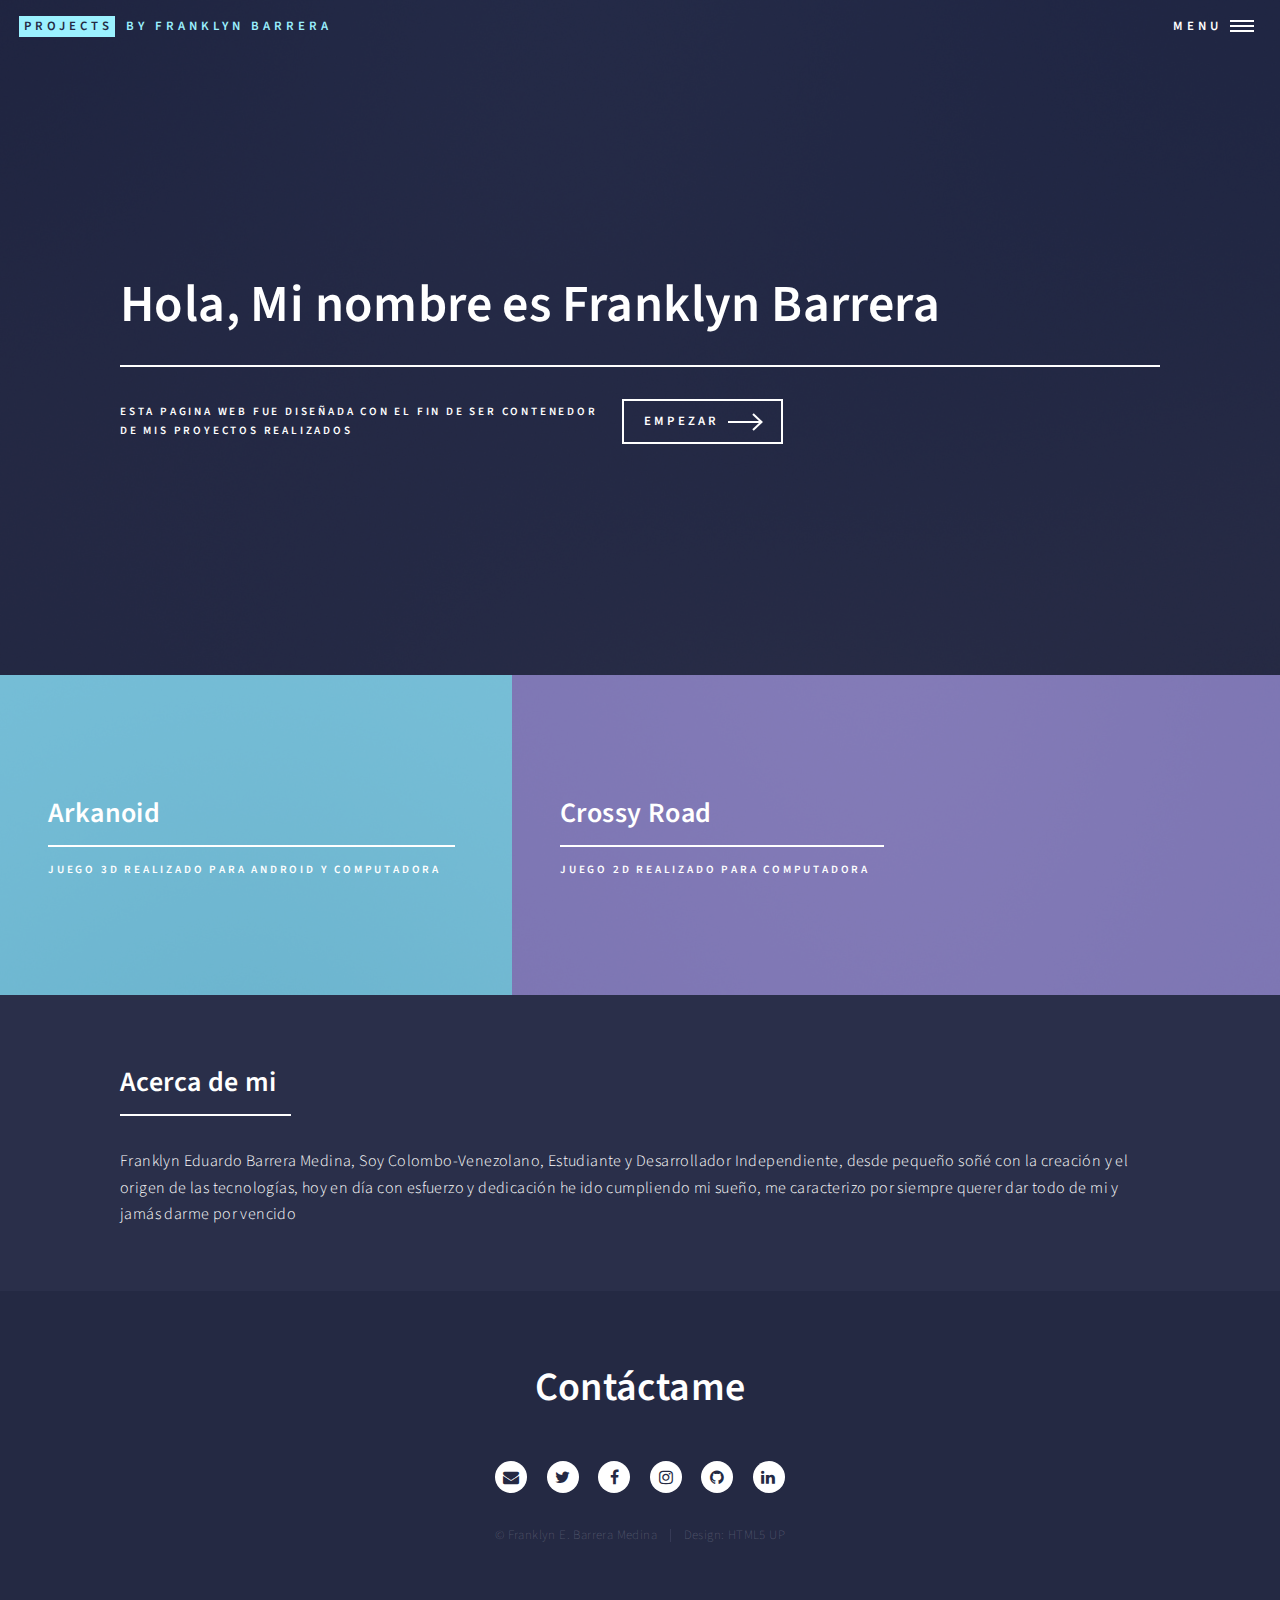
<file: index.html>
﻿<!DOCTYPE html>

<html>
	<head>
		<title>Franklyn Barrera</title>
	<!--	<link rel="icon" href="/icon.ico"/>-->
	<link rel="shortcut icon" href="favicon.ico" type="image/x-icon">
		<meta charset="utf-8" />
		<meta name="google-site-verification" content="HO3FSRuuvY2RAS0oMH944LJgoDpaxBImylJ2AAbv3-E" />
		<meta name = "B-verify" content = "d46efc6b5a7c6d677313fdf18ad5d24ce814f1bc" />
		<!--[if lte IE 8]><script src="assets/js/ie/html5shiv.js"></script><![endif] aaaa-->
		<link rel="stylesheet" href="assets/css/main.css" />
		<!--[if lte IE 9]><link rel="stylesheet" href="assets/css/ie9.css" /><![endif]-->
		<!--[if lte IE 8]><link rel="stylesheet" href="assets/css/ie8.css" /><![endif]-->
	</head>
	<body>

		<!-- Wrapper -->
			<div id="wrapper">

				<!-- Header -->
					<header id="header" class="alt">
						<a href="index.html" class="logo"><strong>Projects</strong> <span>By Franklyn Barrera</span></a>
						<nav>
							<a href="#menu">Menu</a>
						</nav>
					</header>

				<!-- Menu (LINEA 3901 DEL CSS MAIN SI QUIERO COLOCAR QUE AGUANTE MAS LETRAS A LO ANCHO DEL MENU) -->
					<nav id="menu">
						<ul class="links">
							<li><a href="index.html">Inicio</a></li>
							<li><a href="landing.html">Juego de Arkanoid</a></li>
							<li><a href="CrossyRoad.html">Juego de Crossy Road</a></li>
							<!--<li><a href="PracticasProgramacionII.html">Practicas Web Programacion II</a></li>
							<li><a href="ProyectosProgramacionII.html">Proyectos Web Programacion II</a></li>

								 COMENTANDO LAS OTRAS COSAS DEL MENU QUE NO USO

							<li><a href="generic.html">Generic</a></li>
							<li><a href="elements.html">Elements</a></li>
							-->
							<!--	COMENTANDO BOTONES DE SIGIN Y LOGIN
						</ul>
						<ul class="actions vertical">
							<li><a href="#" class="button special fit">Get Started</a></li>
							<li><a href="#" class="button fit">Log In</a></li>
						</ul>
							-->

					</nav>

				<!-- Banner -->
					<section id="banner" class="major">
						<div class="inner">
							<header class="major">
								<h1>Hola, Mi nombre es Franklyn Barrera</h1>
							</header>
							<div class="content">
								<p>Esta pagina web fue diseñada con el fin de ser contenedor<br />
								de mis proyectos realizados</p>
								<ul class="actions">
									<li><a href="#one" class="button next scrolly">Empezar</a></li>
								</ul>
							</div>
						</div>
					</section>

				<!-- Main -->
					<div id="main">

						<!-- One -->

												<!-- ARKANOID -->
							<section id="one" class="tiles">
								<article>
									<span class="image">
										<img src="images/pic01.jpg" alt="" />
									</span>
									<header class="major">
										<h3><a href="landing.html" class="link">Arkanoid</a></h3>
										<p>Juego 3D realizado para android y computadora</p>
									</header>
								</article>

														<!-- CROSSY ROAD -->
								<article>
									<span class="image">
										<img src="images/pic02.jpg" alt="" />
									</span>
									<header class="major">
										<h3><a href="CrossyRoad.html" class="link">Crossy Road</a></h3>
										<p>Juego 2D realizado para computadora</p>
									</header>
								</article>


														<!-- PRACTICAS PROGRAMACION II 
								<article>
									<span class="image">
										<img src="images/pic03.jpg" alt="" />
									</span>
									<header class="major">
										<h3><a href="PracticasProgramacionII.html" class="link">Practicas Web Programacion II</a></h3>
										<p>Sección de practicas web realizadas en clases en la Asignatura "Programacion II" </p>
									</header>
								</article>-->



																						<!-- PROYECTOS PROGRAMACION II 
								<article>
									<span class="image">
										<img src="images/pic04.jpg" alt="" />
									</span>
									<header class="major">
										<h3><a href="ProyectosProgramacionII.html" class="link">Proyectos Web Programacion II</a></h3>
										<p>Sección de proyectos web enviados en la Asignatura "Programacion II" </p>
									</header>
								</article>-->


																<!-- LOS DEMAS CUADRITOS COMENTADOS
								<article>
									<span class="image">
										<img src="images/pic05.jpg" alt="" />
									</span>
									<header class="major">
										<h3><a href="landing.html" class="link">Consequat</a></h3>
										<p>Ipsum dolor sit amet</p>
									</header>
								</article>
								<article>
									<span class="image">
										<img src="images/pic06.jpg" alt="" />
									</span>
									<header class="major">
										<h3><a href="landing.html" class="link">Etiam</a></h3>
										<p>Feugiat amet tempus</p>
									</header>
								</article>

							-->
							</section>

						<!-- Two -->
							<section id="two">
								<div class="inner">
									<header class="major">
										<h2>Acerca de mi</h2>
									</header>
									<p>Franklyn Eduardo Barrera Medina, Soy Colombo-Venezolano, Estudiante y Desarrollador Independiente, desde pequeño soñé con la creación y el origen de las tecnologías, hoy en día con esfuerzo y dedicación he ido cumpliendo mi sueño, me caracterizo por siempre querer dar todo de mi y jamás darme por vencido</p>

												<!-- OCULTANDO EL BOTON DE GET STARTED
									<ul class="actions">
										<li><a href="landing.html" class="button next">Get Started</a></li>
									</ul>-->
								</div>
							</section>

					</div>

				<!-- Contact 
					<section id="contact">
						<div class="inner">
							<section>
								<form method="post" action="#">
									<div class="field half first">
										<label for="name">Nombre</label>
										<input type="text" name="name" id="name" />
									</div>
									<div class="field half">
										<label for="email">Correo Electronico</label>
										<input type="text" name="email" id="email" />
									</div>
									<div class="field">
										<label for="message">Mensaje</label>
										<textarea name="message" id="message" rows="6"></textarea>
									</div>
									<ul class="actions">
										<li><input type="submit" value="Enviar mensaje" class="special" /></li>
										<li><input type="reset" value="Limpiar Campos" /></li>
									</ul>
								</form>
							</section>
							<section class="split">
								<section>
									<div class="contact-method">
										<span class="icon alt fa-envelope"></span>
										<h3>Gmail</h3>
										<a href="#">franklynbarrera3110@gmail.com</a>
									</div>
								</section>
								<section>
									<div class="contact-method">
										<span class="icon alt fa-phone"></span>
										<h3>Telefono</h3>
										<span>0414-7186972</span>
									</div>
								</section>
								<section>
									<div class="contact-method">
										<span class="icon alt fa-home"></span>
										<h3>Direccion</h3>
										<span>San Cristobal, Estado Tachira</span>
									</div>
								</section>
							</section>
						</div>
					</section>-->

									<!-- Footer -->
										<footer id="footer">
										
											<div class="inner" align="center">
												<ul class="icons">

													<h1>Contáctame</h1>
													
													<li><a href="mailto:franklynbarrera3110@gmail.com" class="icon alt fa-envelope" target="_blank"><span class="label">Correo</span></a></li>
													<li><a href="https://twitter.com/franklymbarrera" class="icon alt fa-twitter" target="_blank"><span class="label">Twitter</span></a></li>
													<li><a href="https://www.facebook.com/franklyn.barrera.3" class="icon alt fa-facebook" target="_blank"><span class="label">Facebook</span></a></li>
													<li><a href="https://www.instagram.com/franklynbarrera/?hl=es" class="icon alt fa-instagram" target="_blank"><span class="label">Instagram</span></a></li>
													<li><a href="https://github.com/franklynbarrera" class="icon alt fa-github"><span class="label" target="_blank">GitHub</span></a></li>
													<li><a href="https://www.linkedin.com/in/franklyn-barrera-954a82140/" class="icon alt fa-linkedin" target="_blank"><span class="label">LinkedIn</span></a></li>
																</ul>
												<ul class="copyright">
													<li>&copy; Franklyn E. Barrera Medina</li><li>Design: HTML5 UP</li>

												</ul>
											</div>
										</footer>
			</div>

		<!-- Scripts -->
			<script src="assets/js/jquery.min.js"></script>
			<script src="assets/js/jquery.scrolly.min.js"></script>
			<script src="assets/js/jquery.scrollex.min.js"></script>
			<script src="assets/js/skel.min.js"></script>
			<script src="assets/js/util.js"></script>
			<!--[if lte IE 8]><script src="assets/js/ie/respond.min.js"></script><![endif]-->
			<script src="assets/js/main.js"></script>

	</body>
</html>
</file>
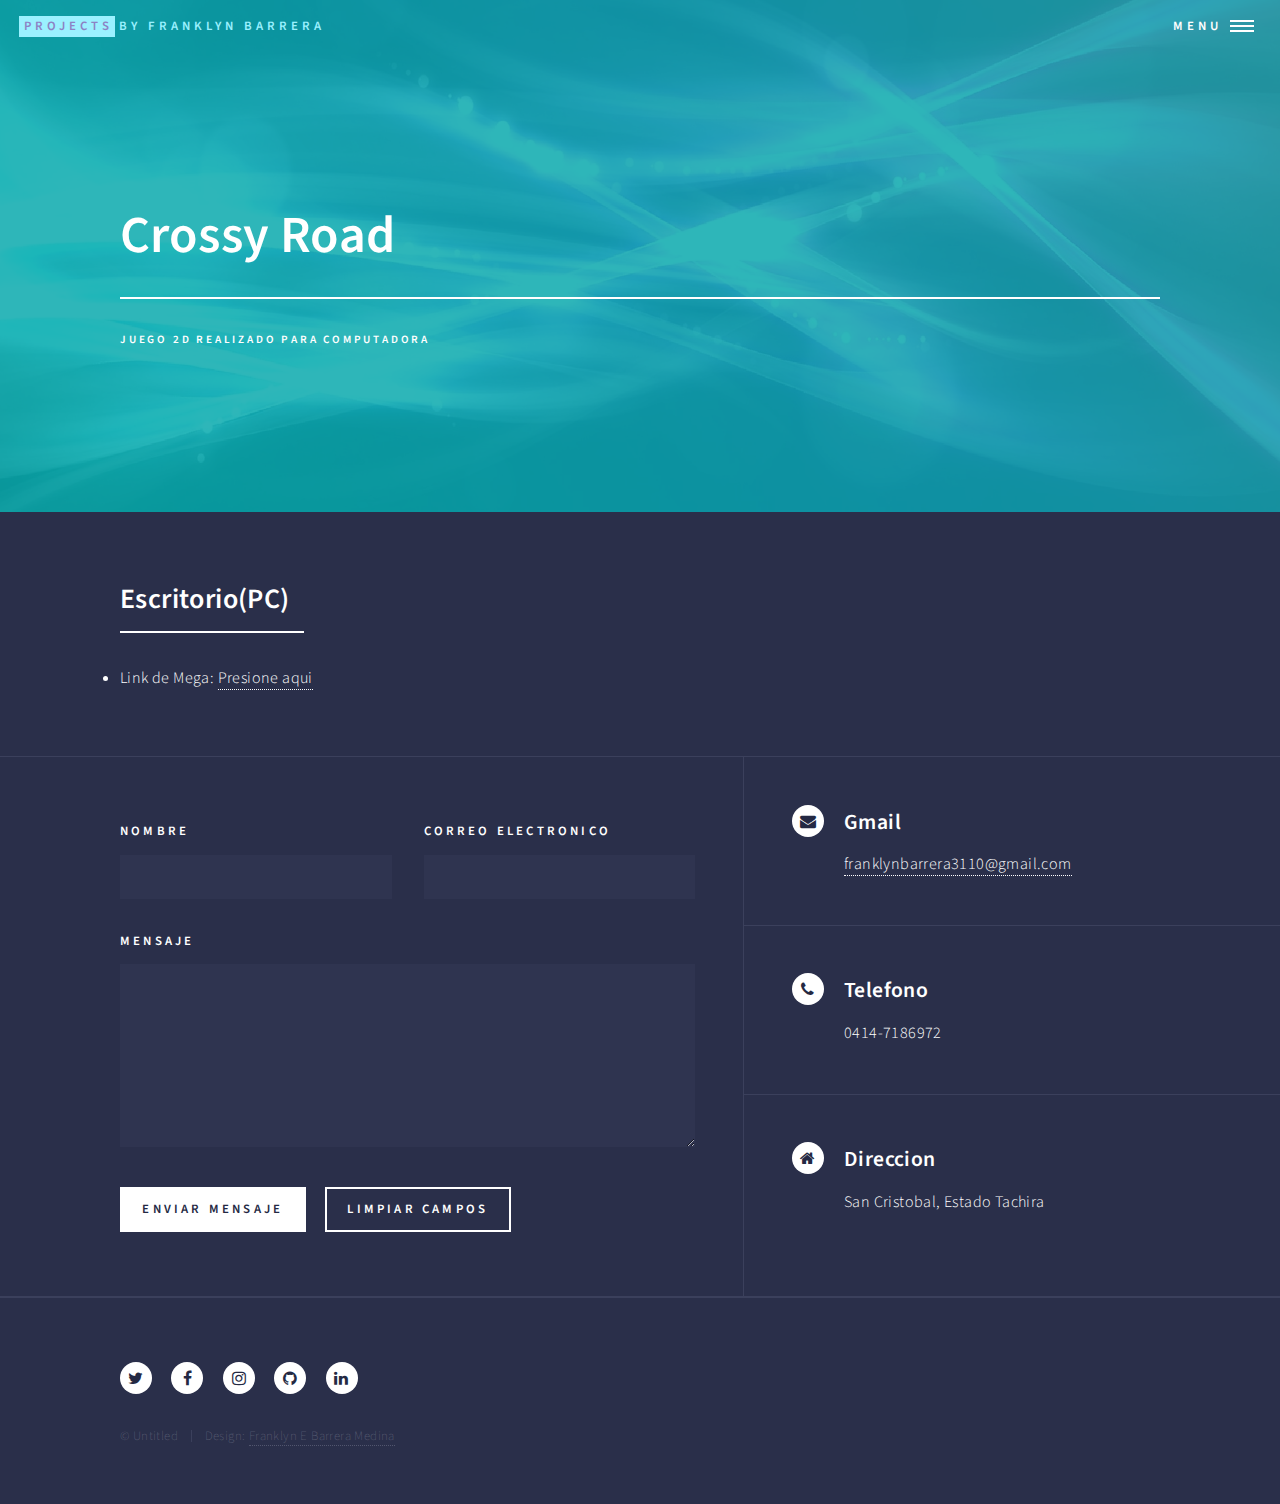
<file: CrossyRoad.html>
<!DOCTYPE HTML>
<!--
	Forty by HTML5 UP
	html5up.net | @ajlkn
	Free for personal and commercial use under the CCA 3.0 license (html5up.net/license)
-->
<html>
	<head>
		<title>Crossy Road - By Franklyn Barrera</title>
		<meta charset="utf-8" />
		<meta name="viewport" content="width=device-width, initial-scale=1, user-scalable=no" />
		<!--[if lte IE 8]><script src="assets/js/ie/html5shiv.js"></script><![endif]-->
		<link rel="stylesheet" href="assets/css/main.css" />
		<!--[if lte IE 9]><link rel="stylesheet" href="assets/css/ie9.css" /><![endif]-->
		<!--[if lte IE 8]><link rel="stylesheet" href="assets/css/ie8.css" /><![endif]-->
	</head>
	<body>

		<!-- Wrapper -->
			<div id="wrapper">

				<!-- Header -->
				<!-- Note: The "styleN" class below should match that of the banner element. -->
					<header id="header" class="alt style2">
						<a href="index.html" class="logo"><strong>Projects</strong><span>By Franklyn Barrera</span></a>
						<nav>
							<a href="#menu">Menu</a>
						</nav>
					</header>

					<!-- Menu (LINEA 3901 DEL CSS MAIN SI QUIERO COLOCAR QUE AGUANTE MAS LETRAS A LO ANCHO DEL MENU) -->
						<nav id="menu">
							<ul class="links">
								<li><a href="index.html">Inicio</a></li>
								<li><a href="landing.html">Juego de Arkanoid</a></li>
								<li><a href="CrossyRoad.html">Juego de Crossy Road</a></li>
								<li><a href="PracticasProgramacionII.html">Practicas Web Programacion II</a></li>
								<li><a href="ProyectosProgramacionII.html">Proyectos Web Programacion II</a></li>

								<!--	 COMENTANDO LAS OTRAS COSAS DEL MENU QUE NO USO

								<li><a href="generic.html">Generic</a></li>
								<li><a href="elements.html">Elements</a></li>
								-->
								<!--	COMENTANDO BOTONES DE SIGIN Y LOGIN
							</ul>
							<ul class="actions vertical">
								<li><a href="#" class="button special fit">Get Started</a></li>
								<li><a href="#" class="button fit">Log In</a></li>
							</ul>
								-->

				</nav>

				<!-- Banner -->
				<!-- Note: The "styleN" class below should match that of the header element. -->
					<section id="banner" class="style2">
						<div class="inner">
							<span class="image">
								<img src="images/imaamod.jpg" alt="" />
							</span>
							<header class="major">
								<h1>Crossy Road</h1>
							</header>
							<div class="content">
								<p>Juego 2D realizado para computadora<br />
								</p>
							</div>
						</div>
					</section>

				<!-- Main -->
					<div id="main">

						<!-- One -->
							<section id="one">
								<div class="inner">

									<header class="major">
									<h2>Escritorio(PC)</h2>
										</header>
									<p><li>Link de Mega: <a target="_blank" href="https://mega.nz/#!uJRSXCBa!2N5R11xvZLhI5_Dviir0fe62UnYZCMMuesrvyvXkQWY">Presione aqui</a></li></p>


								</div>
							</section>

						<!-- Two -->
						<!-- PRIMERA SECCION COMENTADA


							<section id="two" class="spotlights">
								<section>
									<a href="generic.html" class="image">
										<img src="images/pic08.jpg" alt="" data-position="center center" />
									</a>
									<div class="content">
										<div class="inner">
											<header class="major">
												<h3>Orci maecenas</h3>
											</header>
											<p>Nullam et orci eu lorem consequat tincidunt vivamus et sagittis magna sed nunc rhoncus condimentum sem. In efficitur ligula tate urna. Maecenas massa sed magna lacinia magna pellentesque lorem ipsum dolor. Nullam et orci eu lorem consequat tincidunt. Vivamus et sagittis tempus.</p>
											<ul class="actions">
												<li><a href="generic.html" class="button">Learn more</a></li>
											</ul>
										</div>
									</div>
								</section>
								<section>
									<a href="generic.html" class="image">
										<img src="images/pic09.jpg" alt="" data-position="top center" />
									</a>
									<div class="content">
										<div class="inner">
											<header class="major">
												<h3>Rhoncus magna</h3>
											</header>
											<p>Nullam et orci eu lorem consequat tincidunt vivamus et sagittis magna sed nunc rhoncus condimentum sem. In efficitur ligula tate urna. Maecenas massa sed magna lacinia magna pellentesque lorem ipsum dolor. Nullam et orci eu lorem consequat tincidunt. Vivamus et sagittis tempus.</p>
											<ul class="actions">
												<li><a href="generic.html" class="button">Learn more</a></li>
											</ul>
										</div>
									</div>
								</section>
								<section>
									<a href="generic.html" class="image">
										<img src="images/pic10.jpg" alt="" data-position="25% 25%" />
									</a>
									<div class="content">
										<div class="inner">
											<header class="major">
												<h3>Sed nunc ligula</h3>
											</header>
											<p>Nullam et orci eu lorem consequat tincidunt vivamus et sagittis magna sed nunc rhoncus condimentum sem. In efficitur ligula tate urna. Maecenas massa sed magna lacinia magna pellentesque lorem ipsum dolor. Nullam et orci eu lorem consequat tincidunt. Vivamus et sagittis tempus.</p>
											<ul class="actions">
												<li><a href="generic.html" class="button">Learn more</a></li>
											</ul>
										</div>
									</div>
								</section>
							</section>
-->
						<!-- Three -->
						<!-- SEGUNDA SECCION COMENTADA


							<section id="three">
								<div class="inner">
									<header class="major">
										<h2>Massa libero</h2>
									</header>
									<p>Nullam et orci eu lorem consequat tincidunt vivamus et sagittis libero. Mauris aliquet magna magna sed nunc rhoncus pharetra. Pellentesque condimentum sem. In efficitur ligula tate urna. Maecenas laoreet massa vel lacinia pellentesque lorem ipsum dolor. Nullam et orci eu lorem consequat tincidunt. Vivamus et sagittis libero. Mauris aliquet magna magna sed nunc rhoncus amet pharetra et feugiat tempus.</p>
									<ul class="actions">
										<li><a href="generic.html" class="button next">Get Started</a></li>
									</ul>
								</div>
							</section>

					</div>
-->
				<!-- Contact -->
					<section id="contact">
						<div class="inner">
							<section>
								<form method="post" action="#">
									<div class="field half first">
										<label for="name">Nombre</label>
										<input type="text" name="name" id="name" />
									</div>
									<div class="field half">
										<label for="email">Correo Electronico</label>
										<input type="text" name="email" id="email" />
									</div>
									<div class="field">
										<label for="message">Mensaje</label>
										<textarea name="message" id="message" rows="6"></textarea>
									</div>
									<ul class="actions">
										<li><input type="submit" value="Enviar mensaje" class="special" /></li>
										<li><input type="reset" value="Limpiar Campos" /></li>
									</ul>
								</form>
							</section>
							<section class="split">
								<section>
									<div class="contact-method">
										<span class="icon alt fa-envelope"></span>
										<h3>Gmail</h3>
										<a href="#">franklynbarrera3110@gmail.com</a>
									</div>
								</section>
								<section>
									<div class="contact-method">
										<span class="icon alt fa-phone"></span>
										<h3>Telefono</h3>
										<span>0414-7186972</span>
									</div>
								</section>
								<section>
									<div class="contact-method">
										<span class="icon alt fa-home"></span>
										<h3>Direccion</h3>
										<span>San Cristobal, Estado Tachira</span>
									</div>
								</section>
							</section>
						</div>
					</section>


				<!-- Footer -->
					<footer id="footer">
						<div class="inner">
							<ul class="icons">
								<li><a href="https://twitter.com/franklymbarrera" class="icon alt fa-twitter" target="_blank"><span class="label">Twitter</span></a></li>
								<li><a href="https://www.facebook.com/franklyn.barrera.3" class="icon alt fa-facebook" target="_blank"><span class="label">Facebook</span></a></li>
								<li><a href="https://www.instagram.com/franklynbarrera/?hl=es" class="icon alt fa-instagram" target="_blank"><span class="label">Instagram</span></a></li>
								<li><a href="https://github.com/franklynbarrera" class="icon alt fa-github"><span class="label" target="_blank">GitHub</span></a></li>
								<li><a href="https://www.linkedin.com/in/franklyn-barrera-954a82140/" class="icon alt fa-linkedin" target="_blank"><span class="label">LinkedIn</span></a></li>
											</ul>
							<ul class="copyright">
								<li>&copy; Untitled</li><li>Design: <a href="https://franklynbarrera.com.ve">Franklyn E Barrera Medina</a></li>

							</ul>
						</div>
					</footer>

			</div>

		<!-- Scripts -->
			<script src="assets/js/jquery.min.js"></script>
			<script src="assets/js/jquery.scrolly.min.js"></script>
			<script src="assets/js/jquery.scrollex.min.js"></script>
			<script src="assets/js/skel.min.js"></script>
			<script src="assets/js/util.js"></script>
			<!--[if lte IE 8]><script src="assets/js/ie/respond.min.js"></script><![endif]-->
			<script src="assets/js/main.js"></script>

	</body>
</html>
</file>
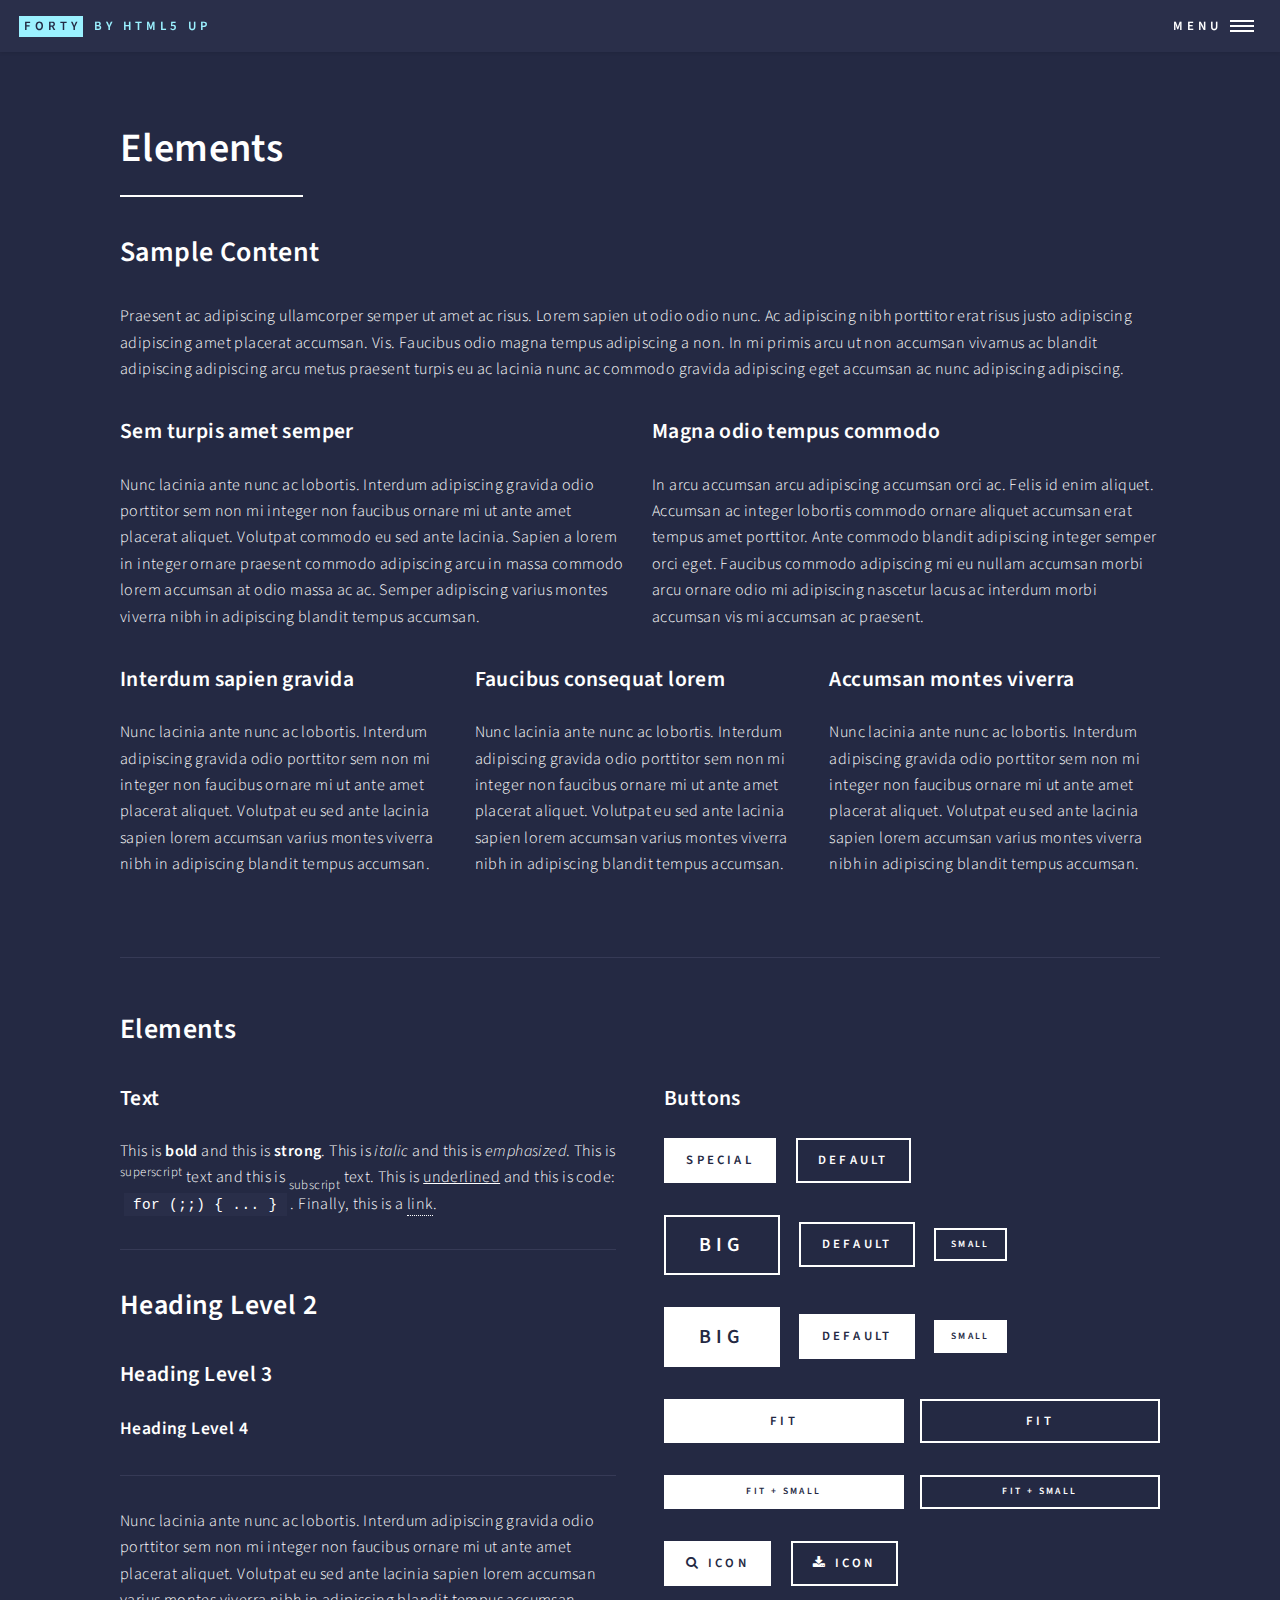
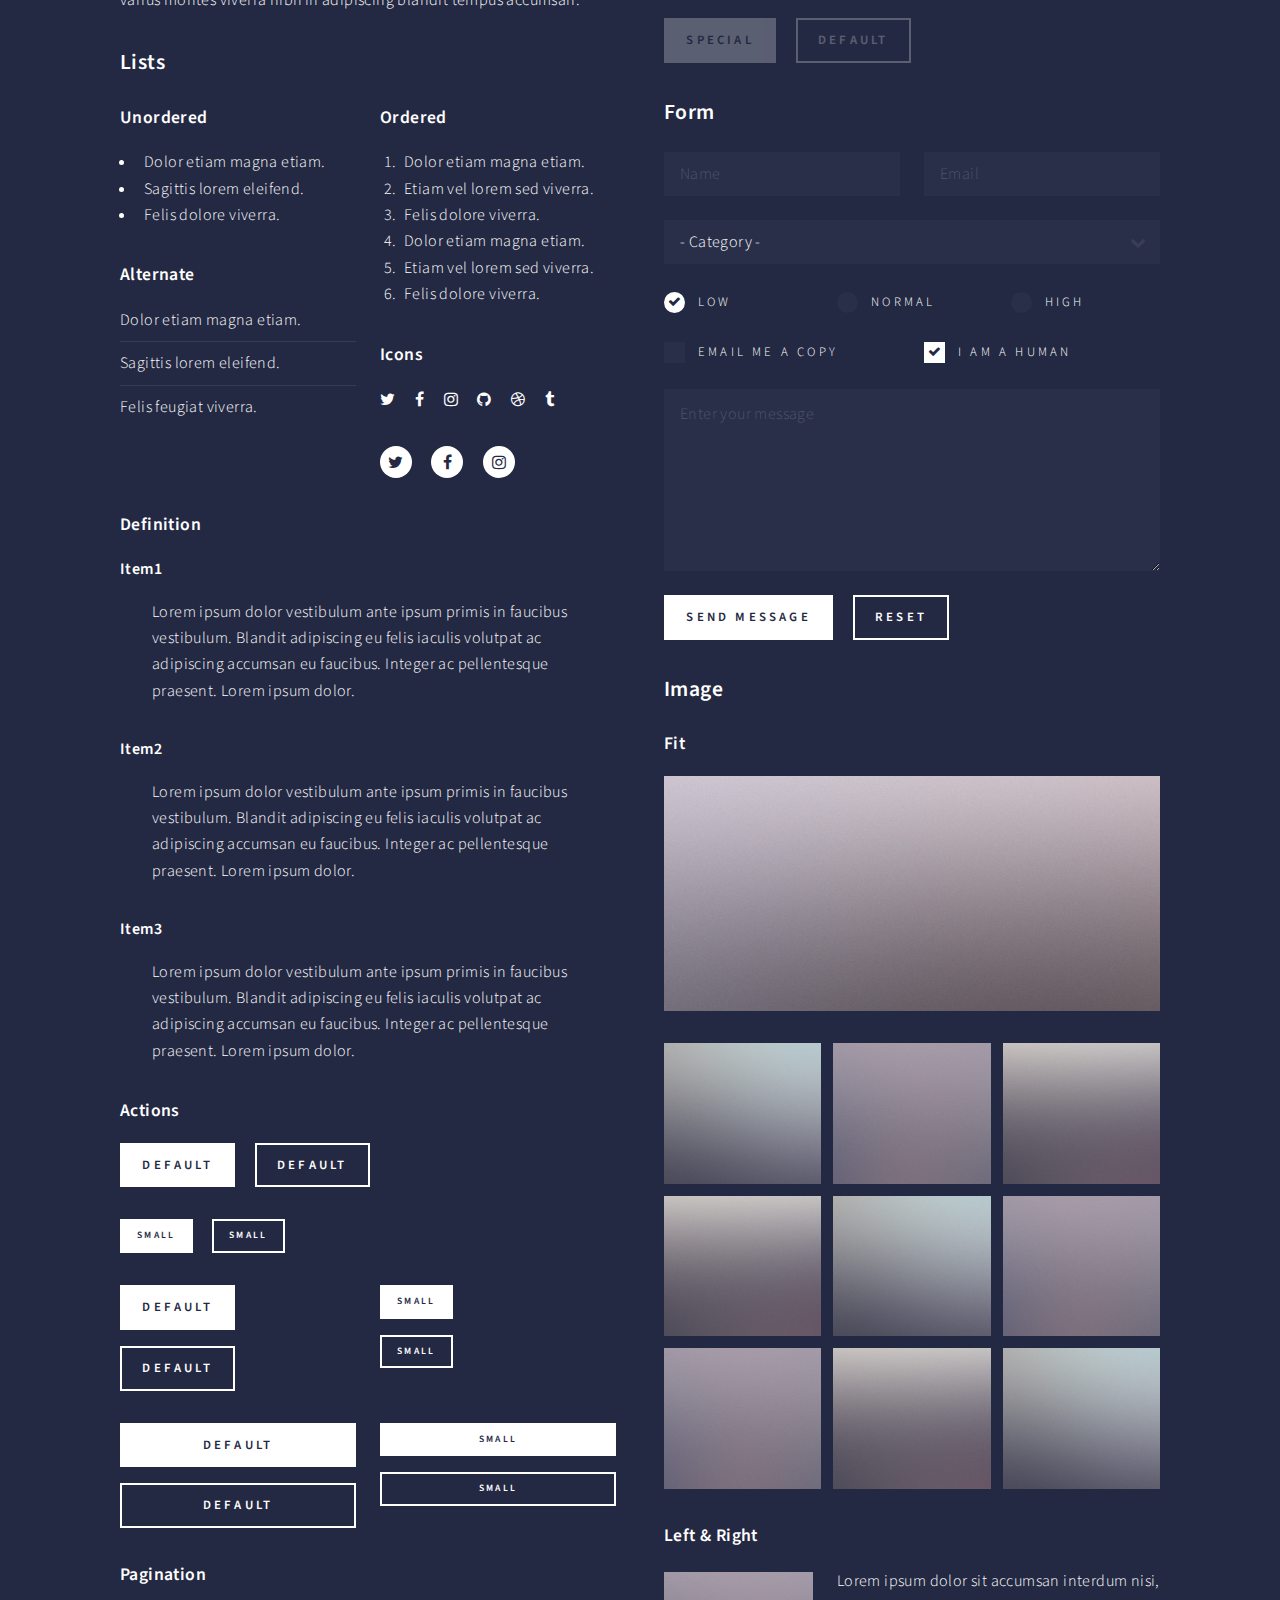
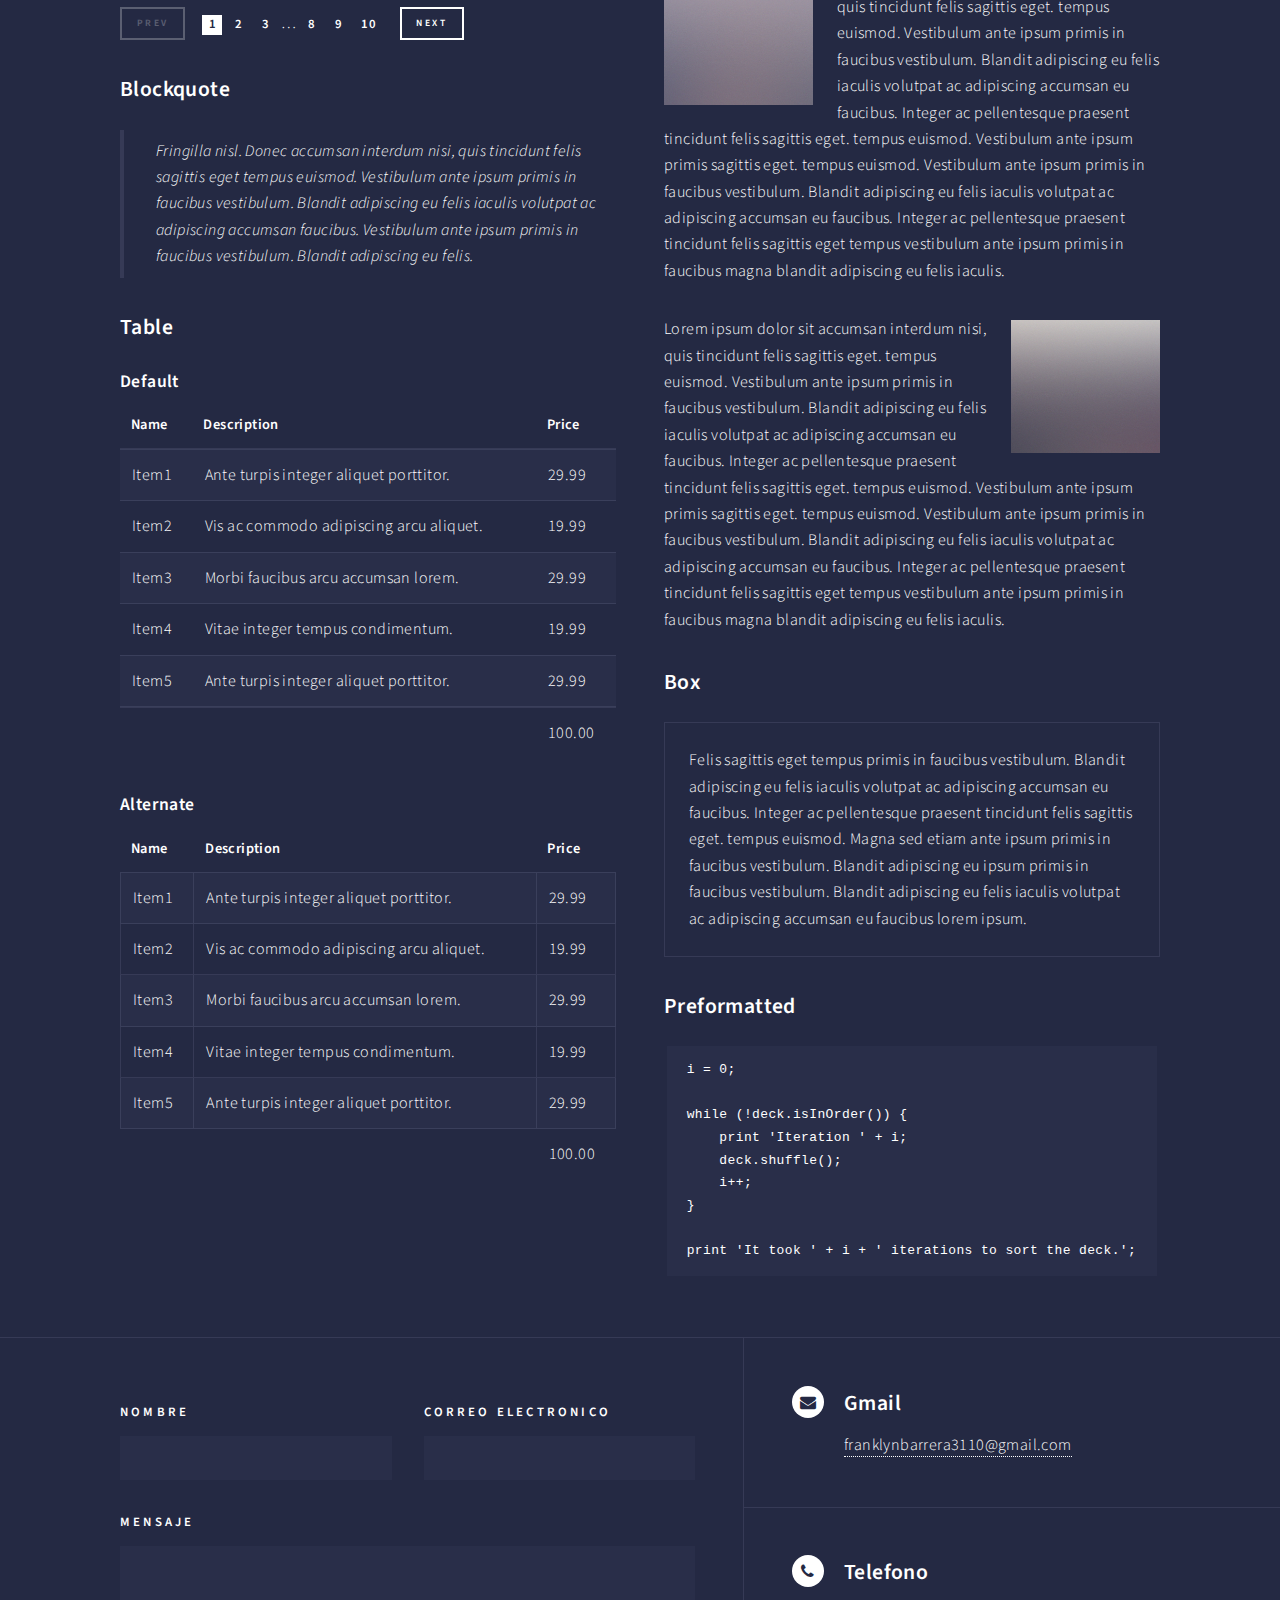
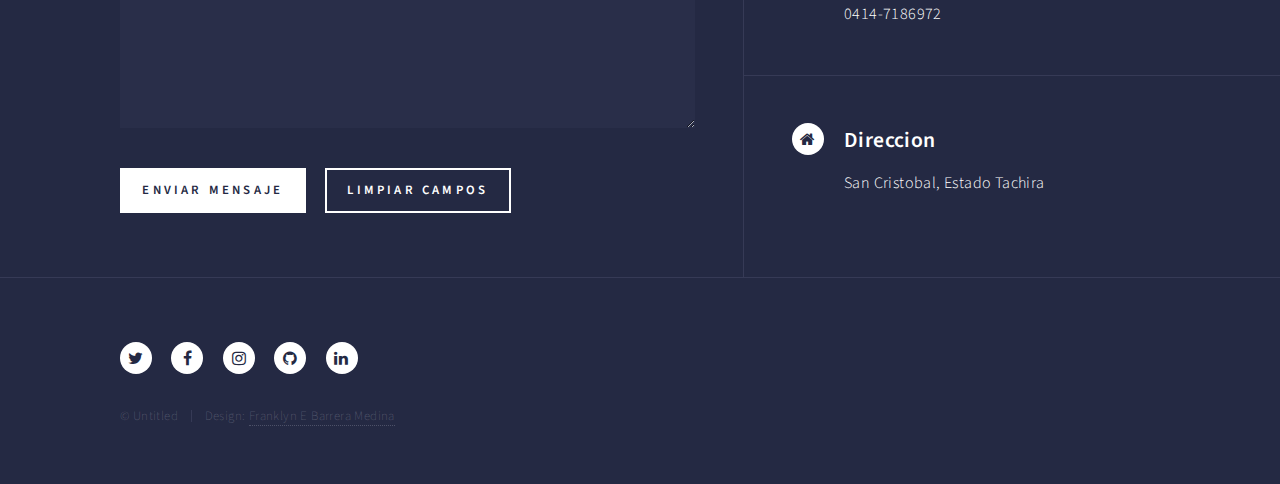
<file: elements.html>
<!DOCTYPE HTML>
<!--
	Forty by HTML5 UP
	html5up.net | @ajlkn
	Free for personal and commercial use under the CCA 3.0 license (html5up.net/license)
-->
<html>
	<head>
		<title>Elements - Forty by HTML5 UP</title>
		<meta charset="utf-8" />
		<meta name="viewport" content="width=device-width, initial-scale=1, user-scalable=no" />
		<!--[if lte IE 8]><script src="assets/js/ie/html5shiv.js"></script><![endif]-->
		<link rel="stylesheet" href="assets/css/main.css" />
		<!--[if lte IE 9]><link rel="stylesheet" href="assets/css/ie9.css" /><![endif]-->
		<!--[if lte IE 8]><link rel="stylesheet" href="assets/css/ie8.css" /><![endif]-->
	</head>
	<body>

		<!-- Wrapper -->
			<div id="wrapper">

				<!-- Header -->
					<header id="header">
						<a href="index.html" class="logo"><strong>Forty</strong> <span>by HTML5 UP</span></a>
						<nav>
							<a href="#menu">Menu</a>
						</nav>
					</header>

				<!-- Menu -->
					<nav id="menu">
						<ul class="links">
							<li><a href="index.html">Home</a></li>
							<li><a href="landing.html">Landing</a></li>
							<li><a href="generic.html">Generic</a></li>
							<li><a href="elements.html">Elements</a></li>
						</ul>
						<ul class="actions vertical">
							<li><a href="#" class="button special fit">Get Started</a></li>
							<li><a href="#" class="button fit">Log In</a></li>
						</ul>
					</nav>

				<!-- Main -->
					<div id="main" class="alt">

						<!-- One -->
							<section id="one">
								<div class="inner">
									<header class="major">
										<h1>Elements</h1>
									</header>

									<!-- Content -->
										<h2 id="content">Sample Content</h2>
										<p>Praesent ac adipiscing ullamcorper semper ut amet ac risus. Lorem sapien ut odio odio nunc. Ac adipiscing nibh porttitor erat risus justo adipiscing adipiscing amet placerat accumsan. Vis. Faucibus odio magna tempus adipiscing a non. In mi primis arcu ut non accumsan vivamus ac blandit adipiscing adipiscing arcu metus praesent turpis eu ac lacinia nunc ac commodo gravida adipiscing eget accumsan ac nunc adipiscing adipiscing.</p>
										<div class="row">
											<div class="6u 12u$(small)">
												<h3>Sem turpis amet semper</h3>
												<p>Nunc lacinia ante nunc ac lobortis. Interdum adipiscing gravida odio porttitor sem non mi integer non faucibus ornare mi ut ante amet placerat aliquet. Volutpat commodo eu sed ante lacinia. Sapien a lorem in integer ornare praesent commodo adipiscing arcu in massa commodo lorem accumsan at odio massa ac ac. Semper adipiscing varius montes viverra nibh in adipiscing blandit tempus accumsan.</p>
											</div>
											<div class="6u$ 12u$(small)">
												<h3>Magna odio tempus commodo</h3>
												<p>In arcu accumsan arcu adipiscing accumsan orci ac. Felis id enim aliquet. Accumsan ac integer lobortis commodo ornare aliquet accumsan erat tempus amet porttitor. Ante commodo blandit adipiscing integer semper orci eget. Faucibus commodo adipiscing mi eu nullam accumsan morbi arcu ornare odio mi adipiscing nascetur lacus ac interdum morbi accumsan vis mi accumsan ac praesent.</p>
											</div>
											<!-- Break -->
											<div class="4u 12u$(medium)">
												<h3>Interdum sapien gravida</h3>
												<p>Nunc lacinia ante nunc ac lobortis. Interdum adipiscing gravida odio porttitor sem non mi integer non faucibus ornare mi ut ante amet placerat aliquet. Volutpat eu sed ante lacinia sapien lorem accumsan varius montes viverra nibh in adipiscing blandit tempus accumsan.</p>
											</div>
											<div class="4u 12u$(medium)">
												<h3>Faucibus consequat lorem</h3>
												<p>Nunc lacinia ante nunc ac lobortis. Interdum adipiscing gravida odio porttitor sem non mi integer non faucibus ornare mi ut ante amet placerat aliquet. Volutpat eu sed ante lacinia sapien lorem accumsan varius montes viverra nibh in adipiscing blandit tempus accumsan.</p>
											</div>
											<div class="4u$ 12u$(medium)">
												<h3>Accumsan montes viverra</h3>
												<p>Nunc lacinia ante nunc ac lobortis. Interdum adipiscing gravida odio porttitor sem non mi integer non faucibus ornare mi ut ante amet placerat aliquet. Volutpat eu sed ante lacinia sapien lorem accumsan varius montes viverra nibh in adipiscing blandit tempus accumsan.</p>
											</div>
										</div>

									<hr class="major" />

									<!-- Elements -->
										<h2 id="elements">Elements</h2>
										<div class="row 200%">
											<div class="6u 12u$(medium)">

												<!-- Text stuff -->
													<h3>Text</h3>
													<p>This is <b>bold</b> and this is <strong>strong</strong>. This is <i>italic</i> and this is <em>emphasized</em>.
													This is <sup>superscript</sup> text and this is <sub>subscript</sub> text.
													This is <u>underlined</u> and this is code: <code>for (;;) { ... }</code>.
													Finally, this is a <a href="#">link</a>.</p>
													<hr />
													<h2>Heading Level 2</h2>
													<h3>Heading Level 3</h3>
													<h4>Heading Level 4</h4>
													<hr />
													<p>Nunc lacinia ante nunc ac lobortis. Interdum adipiscing gravida odio porttitor sem non mi integer non faucibus ornare mi ut ante amet placerat aliquet. Volutpat eu sed ante lacinia sapien lorem accumsan varius montes viverra nibh in adipiscing blandit tempus accumsan.</p>

												<!-- Lists -->
													<h3>Lists</h3>
													<div class="row">
														<div class="6u 12u$(small)">

															<h4>Unordered</h4>
															<ul>
																<li>Dolor etiam magna etiam.</li>
																<li>Sagittis lorem eleifend.</li>
																<li>Felis dolore viverra.</li>
															</ul>

															<h4>Alternate</h4>
															<ul class="alt">
																<li>Dolor etiam magna etiam.</li>
																<li>Sagittis lorem eleifend.</li>
																<li>Felis feugiat viverra.</li>
															</ul>

														</div>
														<div class="6u$ 12u$(small)">

															<h4>Ordered</h4>
															<ol>
																<li>Dolor etiam magna etiam.</li>
																<li>Etiam vel lorem sed viverra.</li>
																<li>Felis dolore viverra.</li>
																<li>Dolor etiam magna etiam.</li>
																<li>Etiam vel lorem sed viverra.</li>
																<li>Felis dolore viverra.</li>
															</ol>

															<h4>Icons</h4>
															<ul class="icons">
																<li><a href="#" class="icon fa-twitter"><span class="label">Twitter</span></a></li>
																<li><a href="#" class="icon fa-facebook"><span class="label">Facebook</span></a></li>
																<li><a href="#" class="icon fa-instagram"><span class="label">Instagram</span></a></li>
																<li><a href="#" class="icon fa-github"><span class="label">Github</span></a></li>
																<li><a href="#" class="icon fa-dribbble"><span class="label">Dribbble</span></a></li>
																<li><a href="#" class="icon fa-tumblr"><span class="label">Tumblr</span></a></li>
															</ul>
															<ul class="icons">
																<li><a href="#" class="icon alt fa-twitter"><span class="label">Twitter</span></a></li>
																<li><a href="#" class="icon alt fa-facebook"><span class="label">Facebook</span></a></li>
																<li><a href="#" class="icon alt fa-instagram"><span class="label">Instagram</span></a></li>
															</ul>

														</div>
													</div>
													<h4>Definition</h4>
													<dl>
														<dt>Item1</dt>
														<dd>
															<p>Lorem ipsum dolor vestibulum ante ipsum primis in faucibus vestibulum. Blandit adipiscing eu felis iaculis volutpat ac adipiscing accumsan eu faucibus. Integer ac pellentesque praesent. Lorem ipsum dolor.</p>
														</dd>
														<dt>Item2</dt>
														<dd>
															<p>Lorem ipsum dolor vestibulum ante ipsum primis in faucibus vestibulum. Blandit adipiscing eu felis iaculis volutpat ac adipiscing accumsan eu faucibus. Integer ac pellentesque praesent. Lorem ipsum dolor.</p>
														</dd>
														<dt>Item3</dt>
														<dd>
															<p>Lorem ipsum dolor vestibulum ante ipsum primis in faucibus vestibulum. Blandit adipiscing eu felis iaculis volutpat ac adipiscing accumsan eu faucibus. Integer ac pellentesque praesent. Lorem ipsum dolor.</p>
														</dd>
													</dl>

													<h4>Actions</h4>
													<ul class="actions">
														<li><a href="#" class="button special">Default</a></li>
														<li><a href="#" class="button">Default</a></li>
													</ul>
													<ul class="actions small">
														<li><a href="#" class="button special small">Small</a></li>
														<li><a href="#" class="button small">Small</a></li>
													</ul>
													<div class="row">
														<div class="6u 12u$(small)">
															<ul class="actions vertical">
																<li><a href="#" class="button special">Default</a></li>
																<li><a href="#" class="button">Default</a></li>
															</ul>
														</div>
														<div class="6u$ 12u$(small)">
															<ul class="actions vertical small">
																<li><a href="#" class="button special small">Small</a></li>
																<li><a href="#" class="button small">Small</a></li>
															</ul>
														</div>
														<div class="6u 12u$(small)">
															<ul class="actions vertical">
																<li><a href="#" class="button special fit">Default</a></li>
																<li><a href="#" class="button fit">Default</a></li>
															</ul>
														</div>
														<div class="6u$ 12u$(small)">
															<ul class="actions vertical small">
																<li><a href="#" class="button special small fit">Small</a></li>
																<li><a href="#" class="button small fit">Small</a></li>
															</ul>
														</div>
													</div>

													<h4>Pagination</h4>
													<ul class="pagination">
														<li><span class="button small disabled">Prev</span></li>
														<li><a href="#" class="page active">1</a></li>
														<li><a href="#" class="page">2</a></li>
														<li><a href="#" class="page">3</a></li>
														<li><span>&hellip;</span></li>
														<li><a href="#" class="page">8</a></li>
														<li><a href="#" class="page">9</a></li>
														<li><a href="#" class="page">10</a></li>
														<li><a href="#" class="button small">Next</a></li>
													</ul>

												<!-- Blockquote -->
													<h3>Blockquote</h3>
													<blockquote>Fringilla nisl. Donec accumsan interdum nisi, quis tincidunt felis sagittis eget tempus euismod. Vestibulum ante ipsum primis in faucibus vestibulum. Blandit adipiscing eu felis iaculis volutpat ac adipiscing accumsan faucibus. Vestibulum ante ipsum primis in faucibus vestibulum. Blandit adipiscing eu felis.</blockquote>

												<!-- Table -->
													<h3>Table</h3>

													<h4>Default</h4>
													<div class="table-wrapper">
														<table>
															<thead>
																<tr>
																	<th>Name</th>
																	<th>Description</th>
																	<th>Price</th>
																</tr>
															</thead>
															<tbody>
																<tr>
																	<td>Item1</td>
																	<td>Ante turpis integer aliquet porttitor.</td>
																	<td>29.99</td>
																</tr>
																<tr>
																	<td>Item2</td>
																	<td>Vis ac commodo adipiscing arcu aliquet.</td>
																	<td>19.99</td>
																</tr>
																<tr>
																	<td>Item3</td>
																	<td> Morbi faucibus arcu accumsan lorem.</td>
																	<td>29.99</td>
																</tr>
																<tr>
																	<td>Item4</td>
																	<td>Vitae integer tempus condimentum.</td>
																	<td>19.99</td>
																</tr>
																<tr>
																	<td>Item5</td>
																	<td>Ante turpis integer aliquet porttitor.</td>
																	<td>29.99</td>
																</tr>
															</tbody>
															<tfoot>
																<tr>
																	<td colspan="2"></td>
																	<td>100.00</td>
																</tr>
															</tfoot>
														</table>
													</div>

													<h4>Alternate</h4>
													<div class="table-wrapper">
														<table class="alt">
															<thead>
																<tr>
																	<th>Name</th>
																	<th>Description</th>
																	<th>Price</th>
																</tr>
															</thead>
															<tbody>
																<tr>
																	<td>Item1</td>
																	<td>Ante turpis integer aliquet porttitor.</td>
																	<td>29.99</td>
																</tr>
																<tr>
																	<td>Item2</td>
																	<td>Vis ac commodo adipiscing arcu aliquet.</td>
																	<td>19.99</td>
																</tr>
																<tr>
																	<td>Item3</td>
																	<td> Morbi faucibus arcu accumsan lorem.</td>
																	<td>29.99</td>
																</tr>
																<tr>
																	<td>Item4</td>
																	<td>Vitae integer tempus condimentum.</td>
																	<td>19.99</td>
																</tr>
																<tr>
																	<td>Item5</td>
																	<td>Ante turpis integer aliquet porttitor.</td>
																	<td>29.99</td>
																</tr>
															</tbody>
															<tfoot>
																<tr>
																	<td colspan="2"></td>
																	<td>100.00</td>
																</tr>
															</tfoot>
														</table>
													</div>

											</div>
											<div class="6u$ 12u$(medium)">

												<!-- Buttons -->
													<h3>Buttons</h3>
													<ul class="actions">
														<li><a href="#" class="button special">Special</a></li>
														<li><a href="#" class="button">Default</a></li>
													</ul>
													<ul class="actions">
														<li><a href="#" class="button big">Big</a></li>
														<li><a href="#" class="button">Default</a></li>
														<li><a href="#" class="button small">Small</a></li>
													</ul>
													<ul class="actions">
														<li><a href="#" class="button special big">Big</a></li>
														<li><a href="#" class="button special">Default</a></li>
														<li><a href="#" class="button special small">Small</a></li>
													</ul>
													<ul class="actions fit">
														<li><a href="#" class="button special fit">Fit</a></li>
														<li><a href="#" class="button fit">Fit</a></li>
													</ul>
													<ul class="actions fit small">
														<li><a href="#" class="button special fit small">Fit + Small</a></li>
														<li><a href="#" class="button fit small">Fit + Small</a></li>
													</ul>
													<ul class="actions">
														<li><a href="#" class="button special icon fa-search">Icon</a></li>
														<li><a href="#" class="button icon fa-download">Icon</a></li>
													</ul>
													<ul class="actions">
														<li><span class="button special disabled">Special</span></li>
														<li><span class="button disabled">Default</span></li>
													</ul>

												<!-- Form -->
													<h3>Form</h3>

													<form method="post" action="#">
														<div class="row uniform">
															<div class="6u 12u$(xsmall)">
																<input type="text" name="demo-name" id="demo-name" value="" placeholder="Name" />
															</div>
															<div class="6u$ 12u$(xsmall)">
																<input type="email" name="demo-email" id="demo-email" value="" placeholder="Email" />
															</div>
															<!-- Break -->
															<div class="12u$">
																<div class="select-wrapper">
																	<select name="demo-category" id="demo-category">
																		<option value="">- Category -</option>
																		<option value="1">Manufacturing</option>
																		<option value="1">Shipping</option>
																		<option value="1">Administration</option>
																		<option value="1">Human Resources</option>
																	</select>
																</div>
															</div>
															<!-- Break -->
															<div class="4u 12u$(small)">
																<input type="radio" id="demo-priority-low" name="demo-priority" checked>
																<label for="demo-priority-low">Low</label>
															</div>
															<div class="4u 12u$(small)">
																<input type="radio" id="demo-priority-normal" name="demo-priority">
																<label for="demo-priority-normal">Normal</label>
															</div>
															<div class="4u$ 12u$(small)">
																<input type="radio" id="demo-priority-high" name="demo-priority">
																<label for="demo-priority-high">High</label>
															</div>
															<!-- Break -->
															<div class="6u 12u$(small)">
																<input type="checkbox" id="demo-copy" name="demo-copy">
																<label for="demo-copy">Email me a copy</label>
															</div>
															<div class="6u$ 12u$(small)">
																<input type="checkbox" id="demo-human" name="demo-human" checked>
																<label for="demo-human">I am a human</label>
															</div>
															<!-- Break -->
															<div class="12u$">
																<textarea name="demo-message" id="demo-message" placeholder="Enter your message" rows="6"></textarea>
															</div>
															<!-- Break -->
															<div class="12u$">
																<ul class="actions">
																	<li><input type="submit" value="Send Message" class="special" /></li>
																	<li><input type="reset" value="Reset" /></li>
																</ul>
															</div>
														</div>
													</form>

												<!-- Image -->
													<h3>Image</h3>

													<h4>Fit</h4>
													<span class="image fit"><img src="images/pic03.jpg" alt="" /></span>
													<div class="box alt">
														<div class="row 50% uniform">
															<div class="4u"><span class="image fit"><img src="images/pic08.jpg" alt="" /></span></div>
															<div class="4u"><span class="image fit"><img src="images/pic09.jpg" alt="" /></span></div>
															<div class="4u$"><span class="image fit"><img src="images/pic10.jpg" alt="" /></span></div>
															<!-- Break -->
															<div class="4u"><span class="image fit"><img src="images/pic10.jpg" alt="" /></span></div>
															<div class="4u"><span class="image fit"><img src="images/pic08.jpg" alt="" /></span></div>
															<div class="4u$"><span class="image fit"><img src="images/pic09.jpg" alt="" /></span></div>
															<!-- Break -->
															<div class="4u"><span class="image fit"><img src="images/pic09.jpg" alt="" /></span></div>
															<div class="4u"><span class="image fit"><img src="images/pic10.jpg" alt="" /></span></div>
															<div class="4u$"><span class="image fit"><img src="images/pic08.jpg" alt="" /></span></div>
														</div>
													</div>

													<h4>Left &amp; Right</h4>
													<p><span class="image left"><img src="images/pic09.jpg" alt="" /></span>Lorem ipsum dolor sit accumsan interdum nisi, quis tincidunt felis sagittis eget. tempus euismod. Vestibulum ante ipsum primis in faucibus vestibulum. Blandit adipiscing eu felis iaculis volutpat ac adipiscing accumsan eu faucibus. Integer ac pellentesque praesent tincidunt felis sagittis eget. tempus euismod. Vestibulum ante ipsum primis sagittis eget. tempus euismod. Vestibulum ante ipsum primis in faucibus vestibulum. Blandit adipiscing eu felis iaculis volutpat ac adipiscing accumsan eu faucibus. Integer ac pellentesque praesent tincidunt felis sagittis eget tempus vestibulum ante ipsum primis in faucibus magna blandit adipiscing eu felis iaculis.</p>
													<p><span class="image right"><img src="images/pic10.jpg" alt="" /></span>Lorem ipsum dolor sit accumsan interdum nisi, quis tincidunt felis sagittis eget. tempus euismod. Vestibulum ante ipsum primis in faucibus vestibulum. Blandit adipiscing eu felis iaculis volutpat ac adipiscing accumsan eu faucibus. Integer ac pellentesque praesent tincidunt felis sagittis eget. tempus euismod. Vestibulum ante ipsum primis sagittis eget. tempus euismod. Vestibulum ante ipsum primis in faucibus vestibulum. Blandit adipiscing eu felis iaculis volutpat ac adipiscing accumsan eu faucibus. Integer ac pellentesque praesent tincidunt felis sagittis eget tempus vestibulum ante ipsum primis in faucibus magna blandit adipiscing eu felis iaculis.</p>

												<!-- Box -->
													<h3>Box</h3>
													<div class="box">
														<p>Felis sagittis eget tempus primis in faucibus vestibulum. Blandit adipiscing eu felis iaculis volutpat ac adipiscing accumsan eu faucibus. Integer ac pellentesque praesent tincidunt felis sagittis eget. tempus euismod. Magna sed etiam ante ipsum primis in faucibus vestibulum. Blandit adipiscing eu ipsum primis in faucibus vestibulum. Blandit adipiscing eu felis iaculis volutpat ac adipiscing accumsan eu faucibus lorem ipsum.</p>
													</div>

												<!-- Preformatted Code -->
													<h3>Preformatted</h3>
													<pre><code>i = 0;

while (!deck.isInOrder()) {
    print 'Iteration ' + i;
    deck.shuffle();
    i++;
}

print 'It took ' + i + ' iterations to sort the deck.';
</code></pre>

											</div>
										</div>

								</div>
							</section>

					</div>

					<!-- Contact -->
						<section id="contact">
							<div class="inner">
								<section>
									<form method="post" action="#">
										<div class="field half first">
											<label for="name">Nombre</label>
											<input type="text" name="name" id="name" />
										</div>
										<div class="field half">
											<label for="email">Correo Electronico</label>
											<input type="text" name="email" id="email" />
										</div>
										<div class="field">
											<label for="message">Mensaje</label>
											<textarea name="message" id="message" rows="6"></textarea>
										</div>
										<ul class="actions">
											<li><input type="submit" value="Enviar mensaje" class="special" /></li>
											<li><input type="reset" value="Limpiar Campos" /></li>
										</ul>
									</form>
								</section>
								<section class="split">
									<section>
										<div class="contact-method">
											<span class="icon alt fa-envelope"></span>
											<h3>Gmail</h3>
											<a href="#">franklynbarrera3110@gmail.com</a>
										</div>
									</section>
									<section>
										<div class="contact-method">
											<span class="icon alt fa-phone"></span>
											<h3>Telefono</h3>
											<span>0414-7186972</span>
										</div>
									</section>
									<section>
										<div class="contact-method">
											<span class="icon alt fa-home"></span>
											<h3>Direccion</h3>
											<span>San Cristobal, Estado Tachira</span>
										</div>
									</section>
								</section>
							</div>
						</section>

						<!-- Footer -->
							<footer id="footer">
								<div class="inner">
									<ul class="icons">
										<li><a href="https://twitter.com/franklymbarrera" class="icon alt fa-twitter" target="_blank"><span class="label">Twitter</span></a></li>
										<li><a href="https://www.facebook.com/franklyn.barrera.3" class="icon alt fa-facebook" target="_blank"><span class="label">Facebook</span></a></li>
										<li><a href="https://www.instagram.com/franklynbarrera/?hl=es" class="icon alt fa-instagram" target="_blank"><span class="label">Instagram</span></a></li>
										<li><a href="https://github.com/franklynbarrera" class="icon alt fa-github"><span class="label" target="_blank">GitHub</span></a></li>
										<li><a href="https://www.linkedin.com/in/franklyn-barrera-954a82140/" class="icon alt fa-linkedin" target="_blank"><span class="label">LinkedIn</span></a></li>
													</ul>
									<ul class="copyright">
										<li>&copy; Untitled</li><li>Design: <a href="https://franklynbarrera.com.ve">Franklyn E Barrera Medina</a></li>

									</ul>
								</div>
							</footer>

			</div>

		<!-- Scripts -->
			<script src="assets/js/jquery.min.js"></script>
			<script src="assets/js/jquery.scrolly.min.js"></script>
			<script src="assets/js/jquery.scrollex.min.js"></script>
			<script src="assets/js/skel.min.js"></script>
			<script src="assets/js/util.js"></script>
			<!--[if lte IE 8]><script src="assets/js/ie/respond.min.js"></script><![endif]-->
			<script src="assets/js/main.js"></script>

	</body>
</html>
</file>
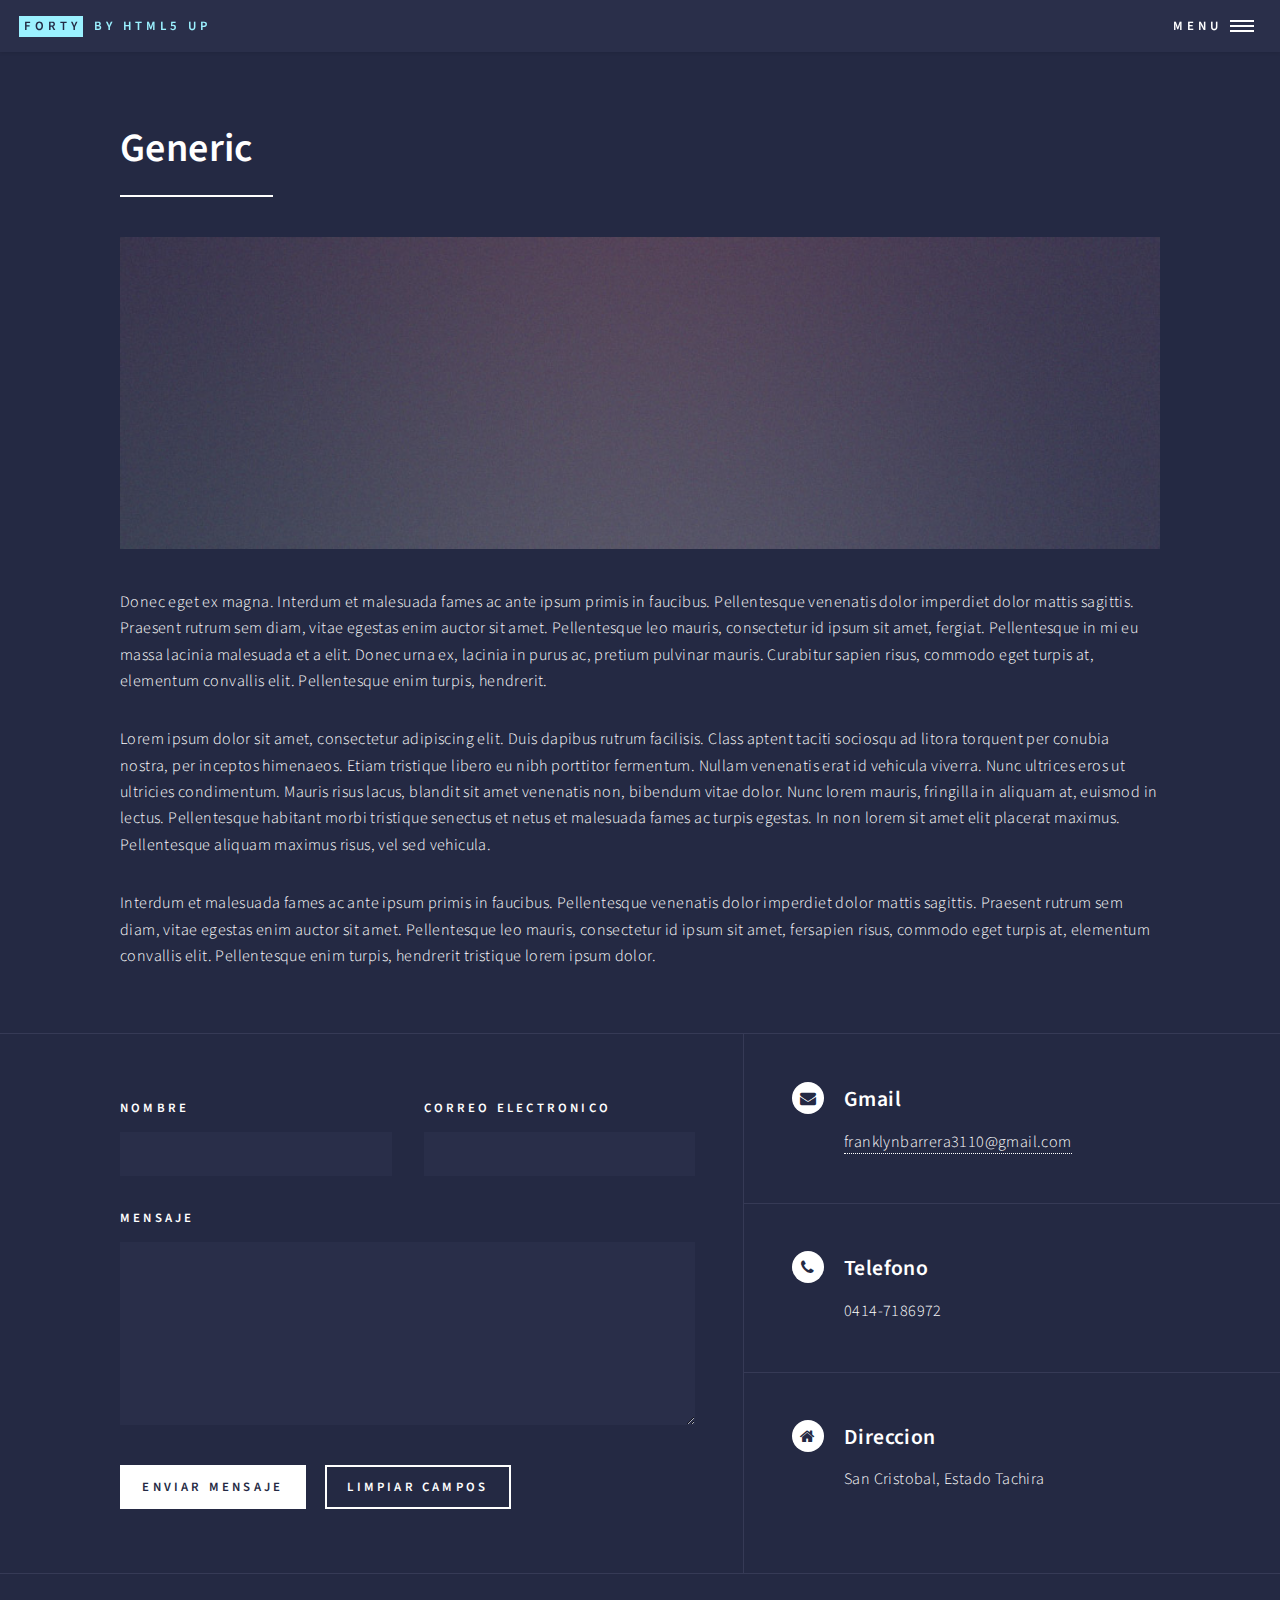
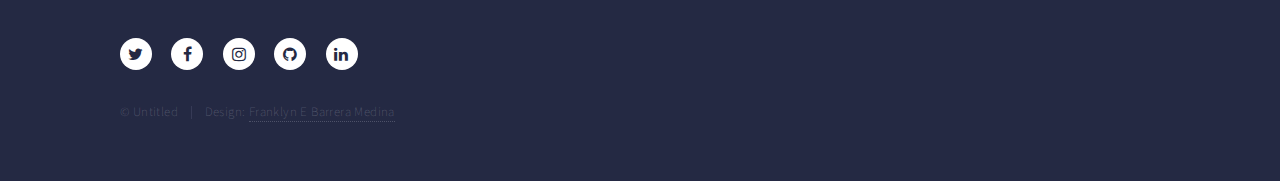
<file: generic.html>
<!DOCTYPE HTML>
<!--
	Forty by HTML5 UP
	html5up.net | @ajlkn
	Free for personal and commercial use under the CCA 3.0 license (html5up.net/license)
-->
<html>
	<head>
		<title>Generic - Forty by HTML5 UP</title>
		<meta charset="utf-8" />
		<meta name="viewport" content="width=device-width, initial-scale=1, user-scalable=no" />
		<!--[if lte IE 8]><script src="assets/js/ie/html5shiv.js"></script><![endif]-->
		<link rel="stylesheet" href="assets/css/main.css" />
		<!--[if lte IE 9]><link rel="stylesheet" href="assets/css/ie9.css" /><![endif]-->
		<!--[if lte IE 8]><link rel="stylesheet" href="assets/css/ie8.css" /><![endif]-->
	</head>
	<body>

		<!-- Wrapper -->
			<div id="wrapper">

				<!-- Header -->
					<header id="header">
						<a href="index.html" class="logo"><strong>Forty</strong> <span>by HTML5 UP</span></a>
						<nav>
							<a href="#menu">Menu</a>
						</nav>
					</header>

				<!-- Menu -->
					<nav id="menu">
						<ul class="links">
							<li><a href="index.html">Home</a></li>
							<li><a href="landing.html">Landing</a></li>
							<li><a href="generic.html">Generic</a></li>
							<li><a href="elements.html">Elements</a></li>
						</ul>
						<ul class="actions vertical">
							<li><a href="#" class="button special fit">Get Started</a></li>
							<li><a href="#" class="button fit">Log In</a></li>
						</ul>
					</nav>

				<!-- Main -->
					<div id="main" class="alt">

						<!-- One -->
							<section id="one">
								<div class="inner">
									<header class="major">
										<h1>Generic</h1>
									</header>
									<span class="image main"><img src="images/pic11.jpg" alt="" /></span>
									<p>Donec eget ex magna. Interdum et malesuada fames ac ante ipsum primis in faucibus. Pellentesque venenatis dolor imperdiet dolor mattis sagittis. Praesent rutrum sem diam, vitae egestas enim auctor sit amet. Pellentesque leo mauris, consectetur id ipsum sit amet, fergiat. Pellentesque in mi eu massa lacinia malesuada et a elit. Donec urna ex, lacinia in purus ac, pretium pulvinar mauris. Curabitur sapien risus, commodo eget turpis at, elementum convallis elit. Pellentesque enim turpis, hendrerit.</p>
									<p>Lorem ipsum dolor sit amet, consectetur adipiscing elit. Duis dapibus rutrum facilisis. Class aptent taciti sociosqu ad litora torquent per conubia nostra, per inceptos himenaeos. Etiam tristique libero eu nibh porttitor fermentum. Nullam venenatis erat id vehicula viverra. Nunc ultrices eros ut ultricies condimentum. Mauris risus lacus, blandit sit amet venenatis non, bibendum vitae dolor. Nunc lorem mauris, fringilla in aliquam at, euismod in lectus. Pellentesque habitant morbi tristique senectus et netus et malesuada fames ac turpis egestas. In non lorem sit amet elit placerat maximus. Pellentesque aliquam maximus risus, vel sed vehicula.</p>
									<p>Interdum et malesuada fames ac ante ipsum primis in faucibus. Pellentesque venenatis dolor imperdiet dolor mattis sagittis. Praesent rutrum sem diam, vitae egestas enim auctor sit amet. Pellentesque leo mauris, consectetur id ipsum sit amet, fersapien risus, commodo eget turpis at, elementum convallis elit. Pellentesque enim turpis, hendrerit tristique lorem ipsum dolor.</p>
								</div>
							</section>

					</div>

					<!-- Contact -->
						<section id="contact">
							<div class="inner">
								<section>
									<form method="post" action="#">
										<div class="field half first">
											<label for="name">Nombre</label>
											<input type="text" name="name" id="name" />
										</div>
										<div class="field half">
											<label for="email">Correo Electronico</label>
											<input type="text" name="email" id="email" />
										</div>
										<div class="field">
											<label for="message">Mensaje</label>
											<textarea name="message" id="message" rows="6"></textarea>
										</div>
										<ul class="actions">
											<li><input type="submit" value="Enviar mensaje" class="special" /></li>
											<li><input type="reset" value="Limpiar Campos" /></li>
										</ul>
									</form>
								</section>
								<section class="split">
									<section>
										<div class="contact-method">
											<span class="icon alt fa-envelope"></span>
											<h3>Gmail</h3>
											<a href="#">franklynbarrera3110@gmail.com</a>
										</div>
									</section>
									<section>
										<div class="contact-method">
											<span class="icon alt fa-phone"></span>
											<h3>Telefono</h3>
											<span>0414-7186972</span>
										</div>
									</section>
									<section>
										<div class="contact-method">
											<span class="icon alt fa-home"></span>
											<h3>Direccion</h3>
											<span>San Cristobal, Estado Tachira</span>
										</div>
									</section>
								</section>
							</div>
						</section>
						<!-- Footer -->
							<footer id="footer">
								<div class="inner">
									<ul class="icons">
										<li><a href="https://twitter.com/franklymbarrera" class="icon alt fa-twitter" target="_blank"><span class="label">Twitter</span></a></li>
										<li><a href="https://www.facebook.com/franklyn.barrera.3" class="icon alt fa-facebook" target="_blank"><span class="label">Facebook</span></a></li>
										<li><a href="https://www.instagram.com/franklynbarrera/?hl=es" class="icon alt fa-instagram" target="_blank"><span class="label">Instagram</span></a></li>
										<li><a href="https://github.com/franklynbarrera" class="icon alt fa-github"><span class="label" target="_blank">GitHub</span></a></li>
										<li><a href="https://www.linkedin.com/in/franklyn-barrera-954a82140/" class="icon alt fa-linkedin" target="_blank"><span class="label">LinkedIn</span></a></li>
													</ul>
									<ul class="copyright">
										<li>&copy; Untitled</li><li>Design: <a href="https://franklynbarrera.com.ve">Franklyn E Barrera Medina</a></li>

									</ul>
								</div>
							</footer>

			</div>

		<!-- Scripts -->
			<script src="assets/js/jquery.min.js"></script>
			<script src="assets/js/jquery.scrolly.min.js"></script>
			<script src="assets/js/jquery.scrollex.min.js"></script>
			<script src="assets/js/skel.min.js"></script>
			<script src="assets/js/util.js"></script>
			<!--[if lte IE 8]><script src="assets/js/ie/respond.min.js"></script><![endif]-->
			<script src="assets/js/main.js"></script>

	</body>
</html>
</file>
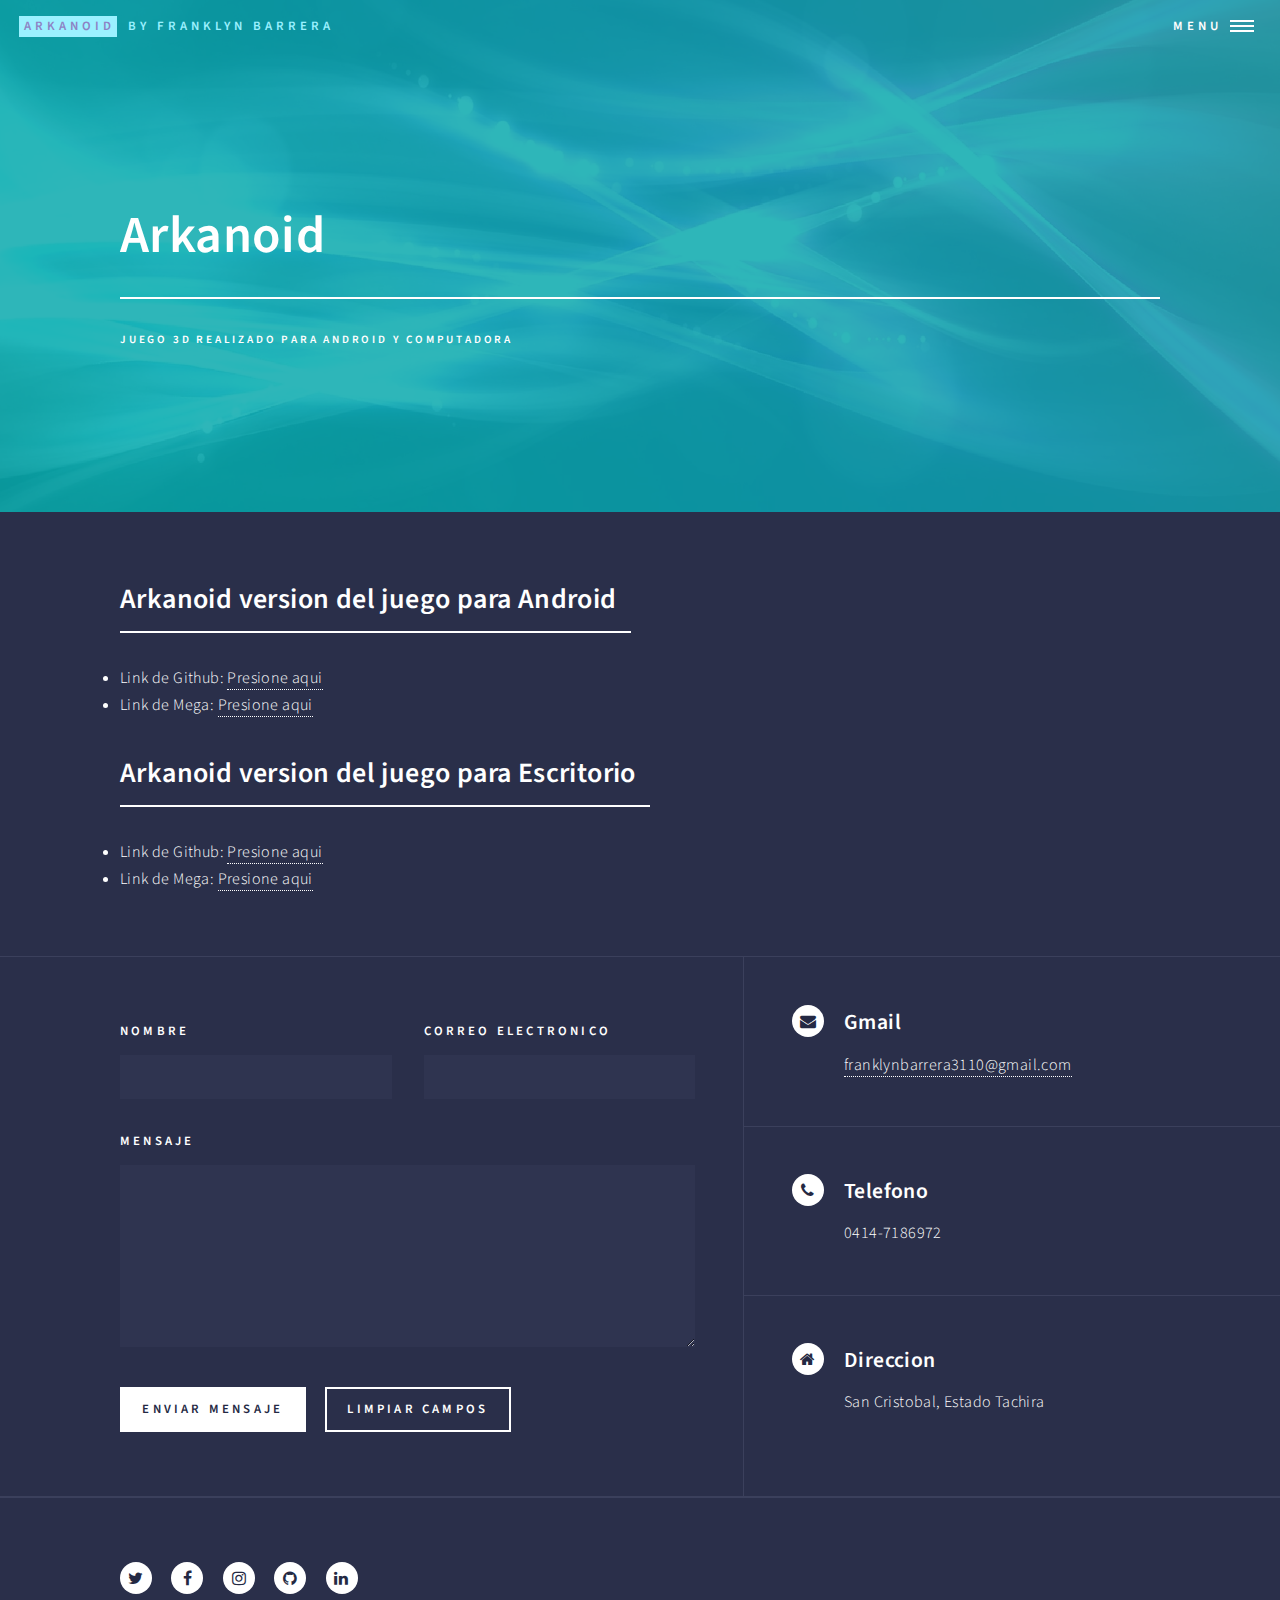
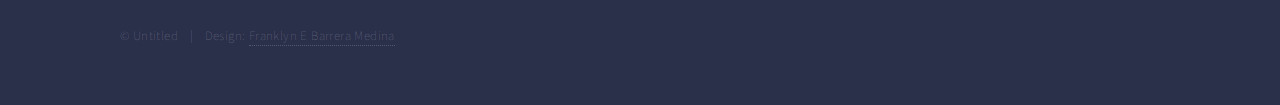
<file: landing.html>
<!DOCTYPE HTML>
<!--
	Forty by HTML5 UP
	html5up.net | @ajlkn
	Free for personal and commercial use under the CCA 3.0 license (html5up.net/license)
-->
<html>
	<head>
		<title>Arkanoid - By Franklyn Barrera</title>
		<meta charset="utf-8" />
		<meta name="viewport" content="width=device-width, initial-scale=1, user-scalable=no" />
		<!--[if lte IE 8]><script src="assets/js/ie/html5shiv.js"></script><![endif]-->
		<link rel="stylesheet" href="assets/css/main.css" />
		<!--[if lte IE 9]><link rel="stylesheet" href="assets/css/ie9.css" /><![endif]-->
		<!--[if lte IE 8]><link rel="stylesheet" href="assets/css/ie8.css" /><![endif]-->
	</head>
	<body>

		<!-- Wrapper -->
			<div id="wrapper">

				<!-- Header -->
				<!-- Note: The "styleN" class below should match that of the banner element. -->
					<header id="header" class="alt style2">
						<a href="index.html" class="logo"><strong>Arkanoid</strong> <span>By Franklyn Barrera</span></a>
						<nav>
							<a href="#menu">Menu</a>
						</nav>
					</header>

				<!-- Menu -->
				<nav id="menu">
					<ul class="links">
						<li><a href="index.html">Inicio</a></li>
						<li><a href="landing.html">Juego de Arkanoid</a></li>
						<!--	 COMENTANDO LAS OTRAS COSAS DEL MENU QUE NO USO

						<li><a href="generic.html">Generic</a></li>
						<li><a href="elements.html">Elements</a></li>
						-->
						<!--	COMENTANDO BOTONES DE SIGIN Y LOGIN
					</ul>
					<ul class="actions vertical">
						<li><a href="#" class="button special fit">Get Started</a></li>
						<li><a href="#" class="button fit">Log In</a></li>
					</ul>
						-->

				</nav>

				<!-- Banner -->
				<!-- Note: The "styleN" class below should match that of the header element. -->
					<section id="banner" class="style2">
						<div class="inner">
							<span class="image">
								<img src="images/imaamod.jpg" alt="" />
							</span>
							<header class="major">
								<h1>Arkanoid</h1>
							</header>
							<div class="content">
								<p>Juego 3D realizado para android y computadora<br />
								</p>
							</div>
						</div>
					</section>

				<!-- Main -->
					<div id="main">

						<!-- One -->
							<section id="one">
								<div class="inner">
									<header class="major">
										<h2>Arkanoid version del juego para Android </h2>
									</header>
									<p><li> Link de Github: <a href="https://github.com/franklynbarrera/Arkanoid/tree/master/Arkanoid%20Finalizado/Aplicacion%20para%20Android(APK)">Presione aqui</a></li><li>Link de Mega: <a href="https://mega.nz/#!rYgxlLrQ!lIrxtKR5fLS_IxRYigmFfRnDP8pYAGN99n46P6_N0jk">Presione aqui</a></li></p>

									<header class="major">
									<h2>Arkanoid version del juego para Escritorio </h2>
										</header>
									<p><li> Link de Github: <a href="https://github.com/franklynbarrera/Arkanoid/tree/master/Arkanoid%20Finalizado/Aplicacion%20de%20Escritorio(PC)">Presione aqui</a></li><li>Link de Mega: <a href="https://mega.nz/#!SNRDWC6Q!JSM1uR8LnKbVeFg4CzgBJdfck9kYSE2zWUP580FU_7M">Presione aqui</a></li></p>


								</div>
							</section>

						<!-- Two -->
						<!-- PRIMERA SECCION COMENTADA


							<section id="two" class="spotlights">
								<section>
									<a href="generic.html" class="image">
										<img src="images/pic08.jpg" alt="" data-position="center center" />
									</a>
									<div class="content">
										<div class="inner">
											<header class="major">
												<h3>Orci maecenas</h3>
											</header>
											<p>Nullam et orci eu lorem consequat tincidunt vivamus et sagittis magna sed nunc rhoncus condimentum sem. In efficitur ligula tate urna. Maecenas massa sed magna lacinia magna pellentesque lorem ipsum dolor. Nullam et orci eu lorem consequat tincidunt. Vivamus et sagittis tempus.</p>
											<ul class="actions">
												<li><a href="generic.html" class="button">Learn more</a></li>
											</ul>
										</div>
									</div>
								</section>
								<section>
									<a href="generic.html" class="image">
										<img src="images/pic09.jpg" alt="" data-position="top center" />
									</a>
									<div class="content">
										<div class="inner">
											<header class="major">
												<h3>Rhoncus magna</h3>
											</header>
											<p>Nullam et orci eu lorem consequat tincidunt vivamus et sagittis magna sed nunc rhoncus condimentum sem. In efficitur ligula tate urna. Maecenas massa sed magna lacinia magna pellentesque lorem ipsum dolor. Nullam et orci eu lorem consequat tincidunt. Vivamus et sagittis tempus.</p>
											<ul class="actions">
												<li><a href="generic.html" class="button">Learn more</a></li>
											</ul>
										</div>
									</div>
								</section>
								<section>
									<a href="generic.html" class="image">
										<img src="images/pic10.jpg" alt="" data-position="25% 25%" />
									</a>
									<div class="content">
										<div class="inner">
											<header class="major">
												<h3>Sed nunc ligula</h3>
											</header>
											<p>Nullam et orci eu lorem consequat tincidunt vivamus et sagittis magna sed nunc rhoncus condimentum sem. In efficitur ligula tate urna. Maecenas massa sed magna lacinia magna pellentesque lorem ipsum dolor. Nullam et orci eu lorem consequat tincidunt. Vivamus et sagittis tempus.</p>
											<ul class="actions">
												<li><a href="generic.html" class="button">Learn more</a></li>
											</ul>
										</div>
									</div>
								</section>
							</section>
-->
						<!-- Three -->
						<!-- SEGUNDA SECCION COMENTADA


							<section id="three">
								<div class="inner">
									<header class="major">
										<h2>Massa libero</h2>
									</header>
									<p>Nullam et orci eu lorem consequat tincidunt vivamus et sagittis libero. Mauris aliquet magna magna sed nunc rhoncus pharetra. Pellentesque condimentum sem. In efficitur ligula tate urna. Maecenas laoreet massa vel lacinia pellentesque lorem ipsum dolor. Nullam et orci eu lorem consequat tincidunt. Vivamus et sagittis libero. Mauris aliquet magna magna sed nunc rhoncus amet pharetra et feugiat tempus.</p>
									<ul class="actions">
										<li><a href="generic.html" class="button next">Get Started</a></li>
									</ul>
								</div>
							</section>

					</div>
-->
				<!-- Contact -->
					<section id="contact">
						<div class="inner">
							<section>
								<form method="post" action="#">
									<div class="field half first">
										<label for="name">Nombre</label>
										<input type="text" name="name" id="name" />
									</div>
									<div class="field half">
										<label for="email">Correo Electronico</label>
										<input type="text" name="email" id="email" />
									</div>
									<div class="field">
										<label for="message">Mensaje</label>
										<textarea name="message" id="message" rows="6"></textarea>
									</div>
									<ul class="actions">
										<li><input type="submit" value="Enviar mensaje" class="special" /></li>
										<li><input type="reset" value="Limpiar Campos" /></li>
									</ul>
								</form>
							</section>
							<section class="split">
								<section>
									<div class="contact-method">
										<span class="icon alt fa-envelope"></span>
										<h3>Gmail</h3>
										<a href="#">franklynbarrera3110@gmail.com</a>
									</div>
								</section>
								<section>
									<div class="contact-method">
										<span class="icon alt fa-phone"></span>
										<h3>Telefono</h3>
										<span>0414-7186972</span>
									</div>
								</section>
								<section>
									<div class="contact-method">
										<span class="icon alt fa-home"></span>
										<h3>Direccion</h3>
										<span>San Cristobal, Estado Tachira</span>
									</div>
								</section>
							</section>
						</div>
					</section>


				<!-- Footer -->
					<footer id="footer">
						<div class="inner">
							<ul class="icons">
								<li><a href="https://twitter.com/franklymbarrera" class="icon alt fa-twitter"><span class="label">Twitter</span></a></li>
								<li><a href="https://www.facebook.com/franklyn.barrera.3" class="icon alt fa-facebook"><span class="label">Facebook</span></a></li>
								<li><a href="https://www.instagram.com/franklynbarrera/?hl=es" class="icon alt fa-instagram"><span class="label">Instagram</span></a></li>
								<li><a href="https://github.com/franklynbarrera" class="icon alt fa-github"><span class="label">GitHub</span></a></li>
								<li><a href="https://www.linkedin.com/in/franklyn-barrera-954a82140/" class="icon alt fa-linkedin"><span class="label">LinkedIn</span></a></li>
											</ul>
							<ul class="copyright">
								<li>&copy; Untitled</li><li>Design: <a href="https://franklynbarrera.com.ve">Franklyn E Barrera Medina</a></li>

							</ul>
						</div>
					</footer>

			</div>

		<!-- Scripts -->
			<script src="assets/js/jquery.min.js"></script>
			<script src="assets/js/jquery.scrolly.min.js"></script>
			<script src="assets/js/jquery.scrollex.min.js"></script>
			<script src="assets/js/skel.min.js"></script>
			<script src="assets/js/util.js"></script>
			<!--[if lte IE 8]><script src="assets/js/ie/respond.min.js"></script><![endif]-->
			<script src="assets/js/main.js"></script>

	</body>
</html>
</file>
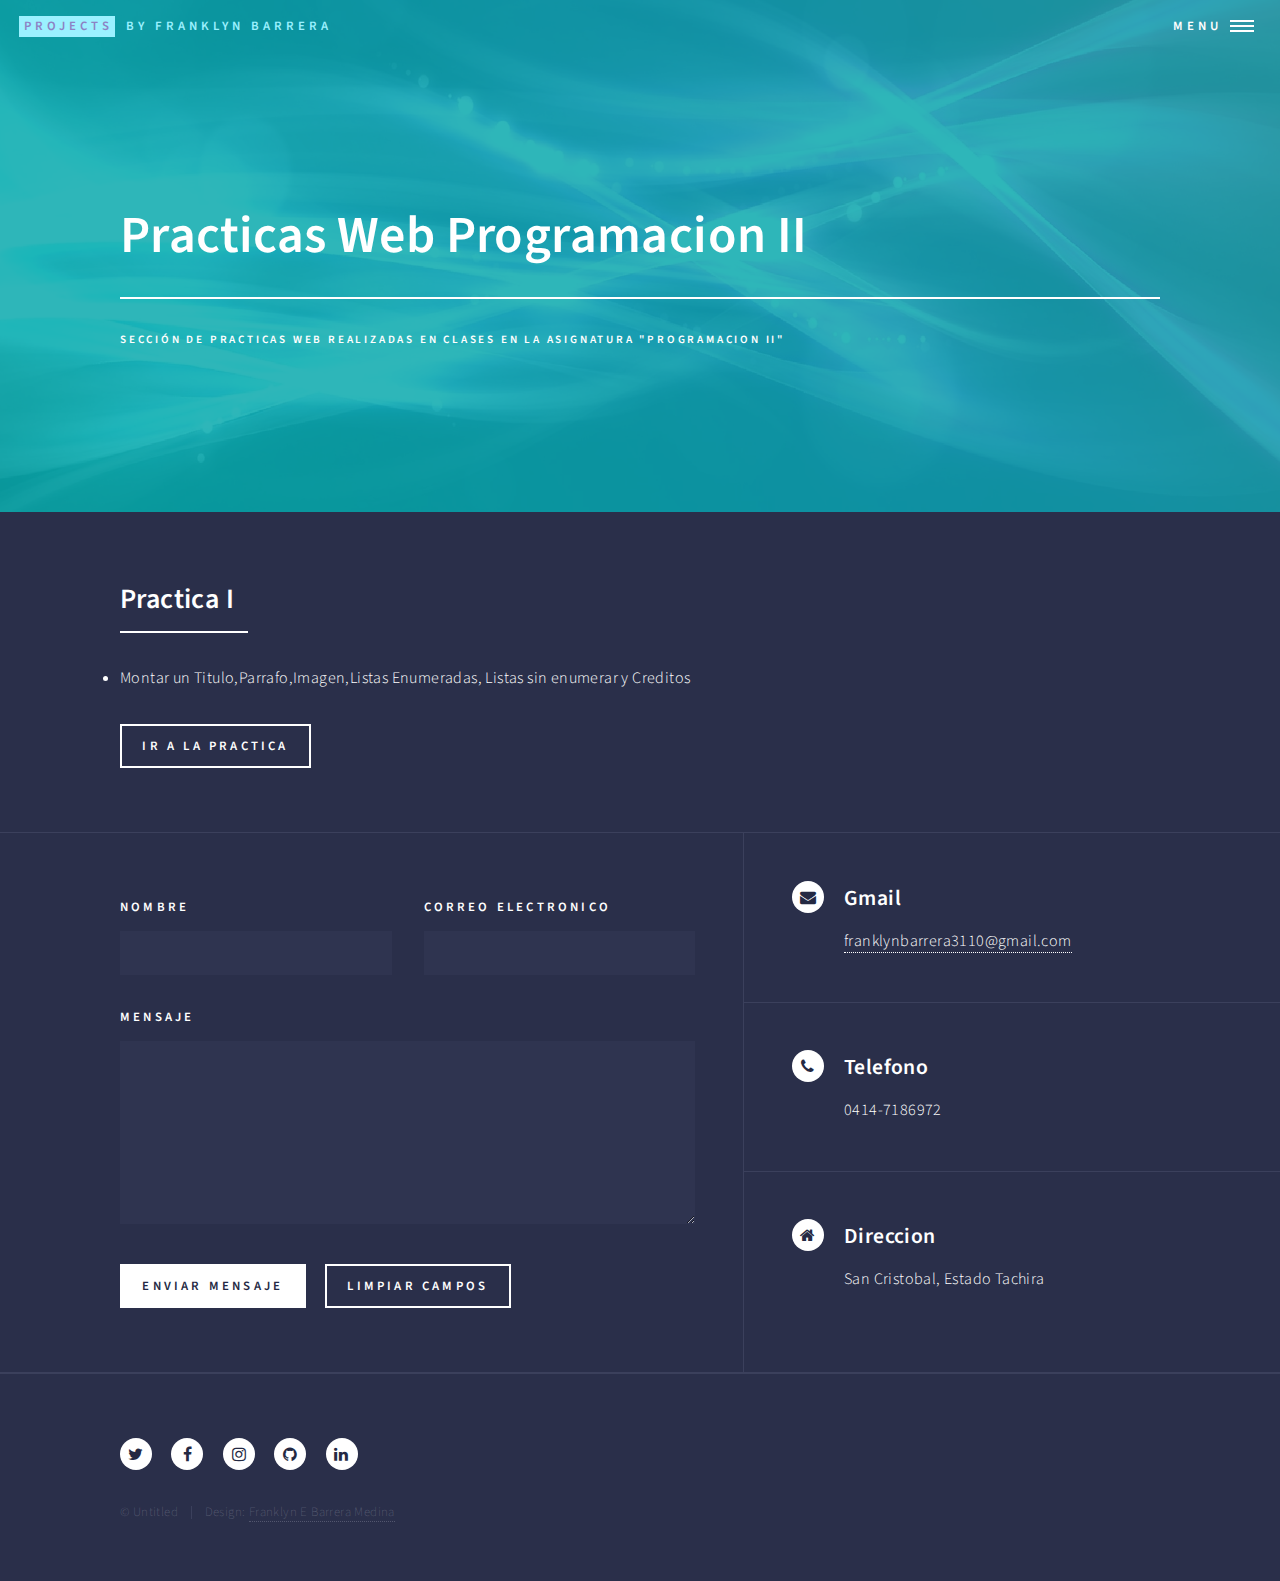
<file: PracticasProgramacionII.html>
<!DOCTYPE HTML>
<!--
	Forty by HTML5 UP
	html5up.net | @ajlkn
	Free for personal and commercial use under the CCA 3.0 license (html5up.net/license)
-->
<html>
	<head>
		<title>Practicas Programacion II - By Franklyn Barrera</title>
		<meta charset="utf-8" />
		<meta name="viewport" content="width=device-width, initial-scale=1, user-scalable=no" />
		<!--[if lte IE 8]><script src="assets/js/ie/html5shiv.js"></script><![endif]-->
		<link rel="stylesheet" href="assets/css/main.css" />
		<!--[if lte IE 9]><link rel="stylesheet" href="assets/css/ie9.css" /><![endif]-->
		<!--[if lte IE 8]><link rel="stylesheet" href="assets/css/ie8.css" /><![endif]-->
	</head>
	<body>

		<!-- Wrapper -->
			<div id="wrapper">

				<!-- Header -->
				<!-- Note: The "styleN" class below should match that of the banner element. -->
					<header id="header" class="alt style2">
						<a href="index.html" class="logo"><strong>Projects</strong> <span>By Franklyn Barrera</span></a>
						<nav>
							<a href="#menu">Menu</a>
						</nav>
					</header>
					<!-- Menu (LINEA 3901 DEL CSS MAIN SI QUIERO COLOCAR QUE AGUANTE MAS LETRAS A LO ANCHO DEL MENU) -->
						<nav id="menu">
							<ul class="links">
								<li><a href="index.html">Inicio</a></li>
								<li><a href="landing.html">Juego de Arkanoid</a></li>
								<li><a href="CrossyRoad.html">Juego de Crossy Road</a></li>
								<li><a href="PracticasProgramacionII.html">Practicas Web Programacion II</a></li>
								<li><a href="ProyectosProgramacionII.html">Proyectos Web Programacion II</a></li>

								<!--	 COMENTANDO LAS OTRAS COSAS DEL MENU QUE NO USO

								<li><a href="generic.html">Generic</a></li>
								<li><a href="elements.html">Elements</a></li>
								-->
								<!--	COMENTANDO BOTONES DE SIGIN Y LOGIN
							</ul>
							<ul class="actions vertical">
								<li><a href="#" class="button special fit">Get Started</a></li>
								<li><a href="#" class="button fit">Log In</a></li>
							</ul>
								-->

				</nav>

				<!-- Banner -->
				<!-- Note: The "styleN" class below should match that of the header element. -->
					<section id="banner" class="style2">
						<div class="inner">
							<span class="image">
								<img src="images/imaamod.jpg" alt="" />
							</span>
							<header class="major">
								<h1>Practicas Web Programacion II</h1>
							</header>
							<div class="content">
								<p>Sección de practicas web realizadas en clases en la Asignatura "Programacion II" <br />
								</p>
							</div>
						</div>
					</section>

				<!-- Main -->
					<div id="main">

						<!-- One -->

						<!-- PRACTICA 1 -->
							<section id="one">
								<div class="inner">

									<header class="major">
									<h2>Practica I</h2>
										</header>
									<p><li>Montar un Titulo,Parrafo,Imagen,Listas Enumeradas, Listas sin enumerar y Creditos <!--: <a href="Practica 1/Practica1.html" target="_blank">Presione aqui</a> --></li></p>

									<ul class="actions">
										<li><a href="Practica 1/practi1.html" target="_blank" class="button">Ir a la practica</a></li>
									</ul>
								</div>
							</section>

						<!-- Two -->

						<!-- PRIMERA SECCION COMENTADA

							<section id="two" class="spotlights">
								<section>
									<a href="generic.html" class="image">
										<img src="images/pic08.jpg" alt="" data-position="center center" />
									</a>
									<div class="content">
										<div class="inner">
											<header class="major">
												<h3>Practica I</h3>
											</header>
											<p>Montar un Titulo,Parrafo,Imagen,Listas Enumeradas, Listas sin enumerar y Creditos</p>
											<ul class="actions">
												<li><a href="Practica 1/Practica1.html" target="_blank" class="button">Ir a la practica</a></li>
											</ul>
										</div>
									</div>
								</section>

								<section>
									<a href="generic.html" class="image">
										<img src="images/pic09.jpg" alt="" data-position="top center" />
									</a>
									<div class="content">
										<div class="inner">
											<header class="major">
												<h3>Rhoncus magna</h3>
											</header>
											<p>Nullam et orci eu lorem consequat tincidunt vivamus et sagittis magna sed nunc rhoncus condimentum sem. In efficitur ligula tate urna. Maecenas massa sed magna lacinia magna pellentesque lorem ipsum dolor. Nullam et orci eu lorem consequat tincidunt. Vivamus et sagittis tempus.</p>
											<ul class="actions">
												<li><a href="generic.html" class="button">Learn more</a></li>
											</ul>
										</div>
									</div>
								</section>
								<section>
									<a href="generic.html" class="image">
										<img src="images/pic10.jpg" alt="" data-position="25% 25%" />
									</a>
									<div class="content">
										<div class="inner">
											<header class="major">
												<h3>Sed nunc ligula</h3>
											</header>
											<p>Nullam et orci eu lorem consequat tincidunt vivamus et sagittis magna sed nunc rhoncus condimentum sem. In efficitur ligula tate urna. Maecenas massa sed magna lacinia magna pellentesque lorem ipsum dolor. Nullam et orci eu lorem consequat tincidunt. Vivamus et sagittis tempus.</p>
											<ul class="actions">
												<li><a href="generic.html" class="button">Learn more</a></li>
											</ul>
										</div>
									</div>
								</section>
							</section>
-->
						<!-- Three -->
						<!-- SEGUNDA SECCION COMENTADA


							<section id="three">
								<div class="inner">
									<header class="major">
										<h2>Massa libero</h2>
									</header>
									<p>Nullam et orci eu lorem consequat tincidunt vivamus et sagittis libero. Mauris aliquet magna magna sed nunc rhoncus pharetra. Pellentesque condimentum sem. In efficitur ligula tate urna. Maecenas laoreet massa vel lacinia pellentesque lorem ipsum dolor. Nullam et orci eu lorem consequat tincidunt. Vivamus et sagittis libero. Mauris aliquet magna magna sed nunc rhoncus amet pharetra et feugiat tempus.</p>
									<ul class="actions">
										<li><a href="generic.html" class="button next">Get Started</a></li>
									</ul>
								</div>
							</section>

					</div>
-->
				<!-- Contact -->
					<section id="contact">
						<div class="inner">
							<section>
								<form method="post" action="#">
									<div class="field half first">
										<label for="name">Nombre</label>
										<input type="text" name="name" id="name" />
									</div>
									<div class="field half">
										<label for="email">Correo Electronico</label>
										<input type="text" name="email" id="email" />
									</div>
									<div class="field">
										<label for="message">Mensaje</label>
										<textarea name="message" id="message" rows="6"></textarea>
									</div>
									<ul class="actions">
										<li><input type="submit" value="Enviar mensaje" class="special" /></li>
										<li><input type="reset" value="Limpiar Campos" /></li>
									</ul>
								</form>
							</section>
							<section class="split">
								<section>
									<div class="contact-method">
										<span class="icon alt fa-envelope"></span>
										<h3>Gmail</h3>
										<a href="#">franklynbarrera3110@gmail.com</a>
									</div>
								</section>
								<section>
									<div class="contact-method">
										<span class="icon alt fa-phone"></span>
										<h3>Telefono</h3>
										<span>0414-7186972</span>
									</div>
								</section>
								<section>
									<div class="contact-method">
										<span class="icon alt fa-home"></span>
										<h3>Direccion</h3>
										<span>San Cristobal, Estado Tachira</span>
									</div>
								</section>
							</section>
						</div>
					</section>


				<!-- Footer -->
					<footer id="footer">
						<div class="inner">
							<ul class="icons">
								<li><a href="https://twitter.com/franklymbarrera" class="icon alt fa-twitter" target="_blank"><span class="label">Twitter</span></a></li>
								<li><a href="https://www.facebook.com/franklyn.barrera.3" class="icon alt fa-facebook" target="_blank"><span class="label">Facebook</span></a></li>
								<li><a href="https://www.instagram.com/franklynbarrera/?hl=es" class="icon alt fa-instagram" target="_blank"><span class="label">Instagram</span></a></li>
								<li><a href="https://github.com/franklynbarrera" class="icon alt fa-github"><span class="label" target="_blank">GitHub</span></a></li>
								<li><a href="https://www.linkedin.com/in/franklyn-barrera-954a82140/" class="icon alt fa-linkedin" target="_blank"><span class="label">LinkedIn</span></a></li>
											</ul>
							<ul class="copyright">
								<li>&copy; Untitled</li><li>Design: <a href="https://franklynbarrera.com.ve">Franklyn E Barrera Medina</a></li>

							</ul>
						</div>
					</footer>

			</div>

		<!-- Scripts -->
			<script src="assets/js/jquery.min.js"></script>
			<script src="assets/js/jquery.scrolly.min.js"></script>
			<script src="assets/js/jquery.scrollex.min.js"></script>
			<script src="assets/js/skel.min.js"></script>
			<script src="assets/js/util.js"></script>
			<!--[if lte IE 8]><script src="assets/js/ie/respond.min.js"></script><![endif]-->
			<script src="assets/js/main.js"></script>

	</body>
</html>
</file>
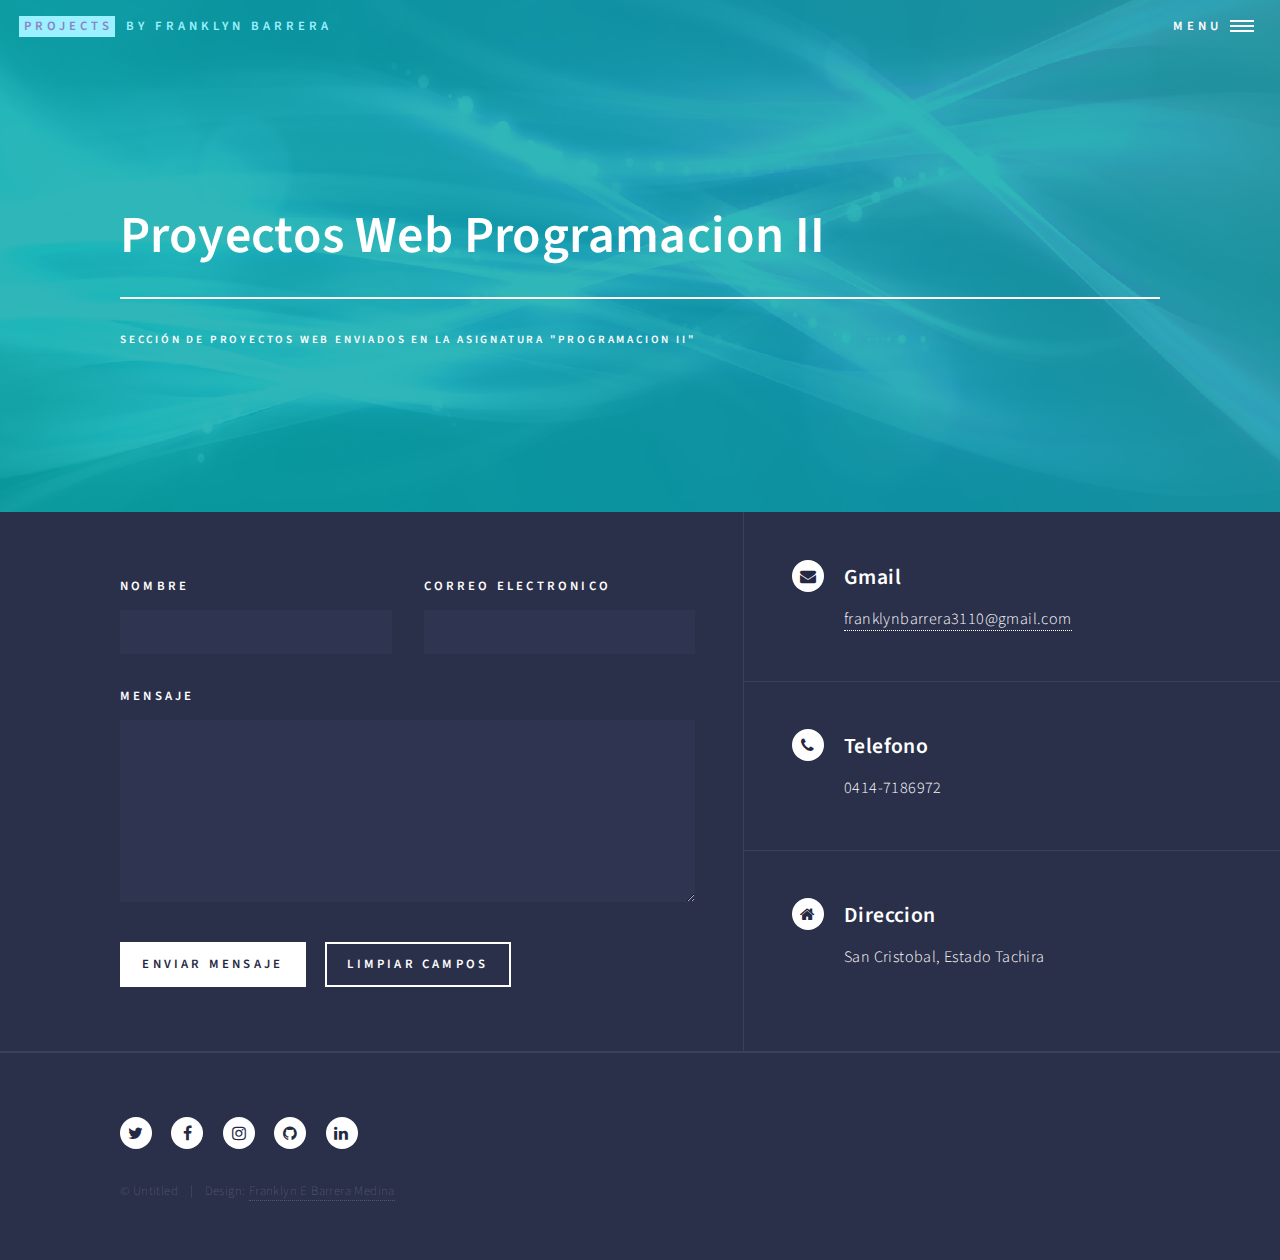
<file: ProyectosProgramacionII.html>
<!DOCTYPE HTML>
<!--
	Forty by HTML5 UP
	html5up.net | @ajlkn
	Free for personal and commercial use under the CCA 3.0 license (html5up.net/license)
-->
<html>
	<head>
		<title>Proyectos Programacion II - By Franklyn Barrera</title>
		<meta charset="utf-8" />
		<meta name="viewport" content="width=device-width, initial-scale=1, user-scalable=no" />
		<!--[if lte IE 8]><script src="assets/js/ie/html5shiv.js"></script><![endif]-->
		<link rel="stylesheet" href="assets/css/main.css" />
		<!--[if lte IE 9]><link rel="stylesheet" href="assets/css/ie9.css" /><![endif]-->
		<!--[if lte IE 8]><link rel="stylesheet" href="assets/css/ie8.css" /><![endif]-->
	</head>
	<body>

		<!-- Wrapper -->
			<div id="wrapper">

				<!-- Header -->
				<!-- Note: The "styleN" class below should match that of the banner element. -->
					<header id="header" class="alt style2">
						<a href="index.html" class="logo"><strong>Projects</strong> <span>By Franklyn Barrera</span></a>
						<nav>
							<a href="#menu">Menu</a>
						</nav>
					</header>

					<!-- Menu (LINEA 3901 DEL CSS MAIN SI QUIERO COLOCAR QUE AGUANTE MAS LETRAS A LO ANCHO DEL MENU) -->
						<nav id="menu">
							<ul class="links">
								<li><a href="index.html">Inicio</a></li>
								<li><a href="landing.html">Juego de Arkanoid</a></li>
								<li><a href="CrossyRoad.html">Juego de Crossy Road</a></li>
								<li><a href="PracticasProgramacionII.html">Practicas Web Programacion II</a></li>
								<li><a href="ProyectosProgramacionII.html">Proyectos Web Programacion II</a></li>

								<!--	 COMENTANDO LAS OTRAS COSAS DEL MENU QUE NO USO

								<li><a href="generic.html">Generic</a></li>
								<li><a href="elements.html">Elements</a></li>
								-->
								<!--	COMENTANDO BOTONES DE SIGIN Y LOGIN
							</ul>
							<ul class="actions vertical">
								<li><a href="#" class="button special fit">Get Started</a></li>
								<li><a href="#" class="button fit">Log In</a></li>
							</ul>
								-->

				</nav>

				<!-- Banner -->
				<!-- Note: The "styleN" class below should match that of the header element. -->
					<section id="banner" class="style2">
						<div class="inner">
							<span class="image">
								<img src="images/imaamod.jpg" alt="" />
							</span>
							<header class="major">
								<h1>Proyectos Web Programacion II</h1>
							</header>
							<div class="content">
								<p>Sección de proyectos web enviados en la Asignatura "Programacion II"  <br />
								</p>
							</div>
						</div>
					</section>

				<!-- Main -->
					<div id="main">

						<!-- One -->

						<!-- PRACTICA 1

							<section id="one">
								<div class="inner">

									<header class="major">
									<h2>Practica I</h2>
										</header>
									<p><li>Montar un Titulo,Parrafo,Imagen,Listas Enumeradas, Listas sin enumerar y Creditos </li></p>

									<ul class="actions">
										<li><a href="Practica 1/Practica1.html" target="_blank" class="button">Ir a la practica</a></li>
									</ul>
								</div>
							</section>
-->
						<!-- Two -->


												<!-- PRIMERA SECCION COMENTADA
							<section id="two" class="spotlights">
								<section>
									<a href="generic.html" class="image">
										<img src="images/pic08.jpg" alt="" data-position="center center" />
									</a>
									<div class="content">
										<div class="inner">
											<header class="major">
												<h3>Practica I</h3>
											</header>
											<p>Montar un Titulo,Parrafo,Imagen,Listas Enumeradas, Listas sin enumerar y Creditos</p>
											<ul class="actions">
												<li><a href="Practica 1/Practica1.html" target="_blank" class="button">Ir a la practica</a></li>
											</ul>
										</div>
									</div>
								</section>

								<section>
									<a href="generic.html" class="image">
										<img src="images/pic09.jpg" alt="" data-position="top center" />
									</a>
									<div class="content">
										<div class="inner">
											<header class="major">
												<h3>Rhoncus magna</h3>
											</header>
											<p>Nullam et orci eu lorem consequat tincidunt vivamus et sagittis magna sed nunc rhoncus condimentum sem. In efficitur ligula tate urna. Maecenas massa sed magna lacinia magna pellentesque lorem ipsum dolor. Nullam et orci eu lorem consequat tincidunt. Vivamus et sagittis tempus.</p>
											<ul class="actions">
												<li><a href="generic.html" class="button">Learn more</a></li>
											</ul>
										</div>
									</div>
								</section>
								<section>
									<a href="generic.html" class="image">
										<img src="images/pic10.jpg" alt="" data-position="25% 25%" />
									</a>
									<div class="content">
										<div class="inner">
											<header class="major">
												<h3>Sed nunc ligula</h3>
											</header>
											<p>Nullam et orci eu lorem consequat tincidunt vivamus et sagittis magna sed nunc rhoncus condimentum sem. In efficitur ligula tate urna. Maecenas massa sed magna lacinia magna pellentesque lorem ipsum dolor. Nullam et orci eu lorem consequat tincidunt. Vivamus et sagittis tempus.</p>
											<ul class="actions">
												<li><a href="generic.html" class="button">Learn more</a></li>
											</ul>
										</div>
									</div>
								</section>
							</section>
-->
						<!-- Three -->
						<!-- SEGUNDA SECCION COMENTADA


							<section id="three">
								<div class="inner">
									<header class="major">
										<h2>Massa libero</h2>
									</header>
									<p>Nullam et orci eu lorem consequat tincidunt vivamus et sagittis libero. Mauris aliquet magna magna sed nunc rhoncus pharetra. Pellentesque condimentum sem. In efficitur ligula tate urna. Maecenas laoreet massa vel lacinia pellentesque lorem ipsum dolor. Nullam et orci eu lorem consequat tincidunt. Vivamus et sagittis libero. Mauris aliquet magna magna sed nunc rhoncus amet pharetra et feugiat tempus.</p>
									<ul class="actions">
										<li><a href="generic.html" class="button next">Get Started</a></li>
									</ul>
								</div>
							</section>

					</div>
-->
				<!-- Contact -->
					<section id="contact">
						<div class="inner">
							<section>
								<form method="post" action="#">
									<div class="field half first">
										<label for="name">Nombre</label>
										<input type="text" name="name" id="name" />
									</div>
									<div class="field half">
										<label for="email">Correo Electronico</label>
										<input type="text" name="email" id="email" />
									</div>
									<div class="field">
										<label for="message">Mensaje</label>
										<textarea name="message" id="message" rows="6"></textarea>
									</div>
									<ul class="actions">
										<li><input type="submit" value="Enviar mensaje" class="special" /></li>
										<li><input type="reset" value="Limpiar Campos" /></li>
									</ul>
								</form>
							</section>
							<section class="split">
								<section>
									<div class="contact-method">
										<span class="icon alt fa-envelope"></span>
										<h3>Gmail</h3>
										<a href="#">franklynbarrera3110@gmail.com</a>
									</div>
								</section>
								<section>
									<div class="contact-method">
										<span class="icon alt fa-phone"></span>
										<h3>Telefono</h3>
										<span>0414-7186972</span>
									</div>
								</section>
								<section>
									<div class="contact-method">
										<span class="icon alt fa-home"></span>
										<h3>Direccion</h3>
										<span>San Cristobal, Estado Tachira</span>
									</div>
								</section>
							</section>
						</div>
					</section>


				<!-- Footer -->
					<footer id="footer">
						<div class="inner">
							<ul class="icons">
								<li><a href="https://twitter.com/franklymbarrera" class="icon alt fa-twitter" target="_blank"><span class="label">Twitter</span></a></li>
								<li><a href="https://www.facebook.com/franklyn.barrera.3" class="icon alt fa-facebook" target="_blank"><span class="label">Facebook</span></a></li>
								<li><a href="https://www.instagram.com/franklynbarrera/?hl=es" class="icon alt fa-instagram" target="_blank"><span class="label">Instagram</span></a></li>
								<li><a href="https://github.com/franklynbarrera" class="icon alt fa-github"><span class="label" target="_blank">GitHub</span></a></li>
								<li><a href="https://www.linkedin.com/in/franklyn-barrera-954a82140/" class="icon alt fa-linkedin" target="_blank"><span class="label">LinkedIn</span></a></li>
											</ul>
							<ul class="copyright">
								<li>&copy; Untitled</li><li>Design: <a href="https://franklynbarrera.com.ve">Franklyn E Barrera Medina</a></li>

							</ul>
						</div>
					</footer>

			</div>

		<!-- Scripts -->
			<script src="assets/js/jquery.min.js"></script>
			<script src="assets/js/jquery.scrolly.min.js"></script>
			<script src="assets/js/jquery.scrollex.min.js"></script>
			<script src="assets/js/skel.min.js"></script>
			<script src="assets/js/util.js"></script>
			<!--[if lte IE 8]><script src="assets/js/ie/respond.min.js"></script><![endif]-->
			<script src="assets/js/main.js"></script>

	</body>
</html>
</file>
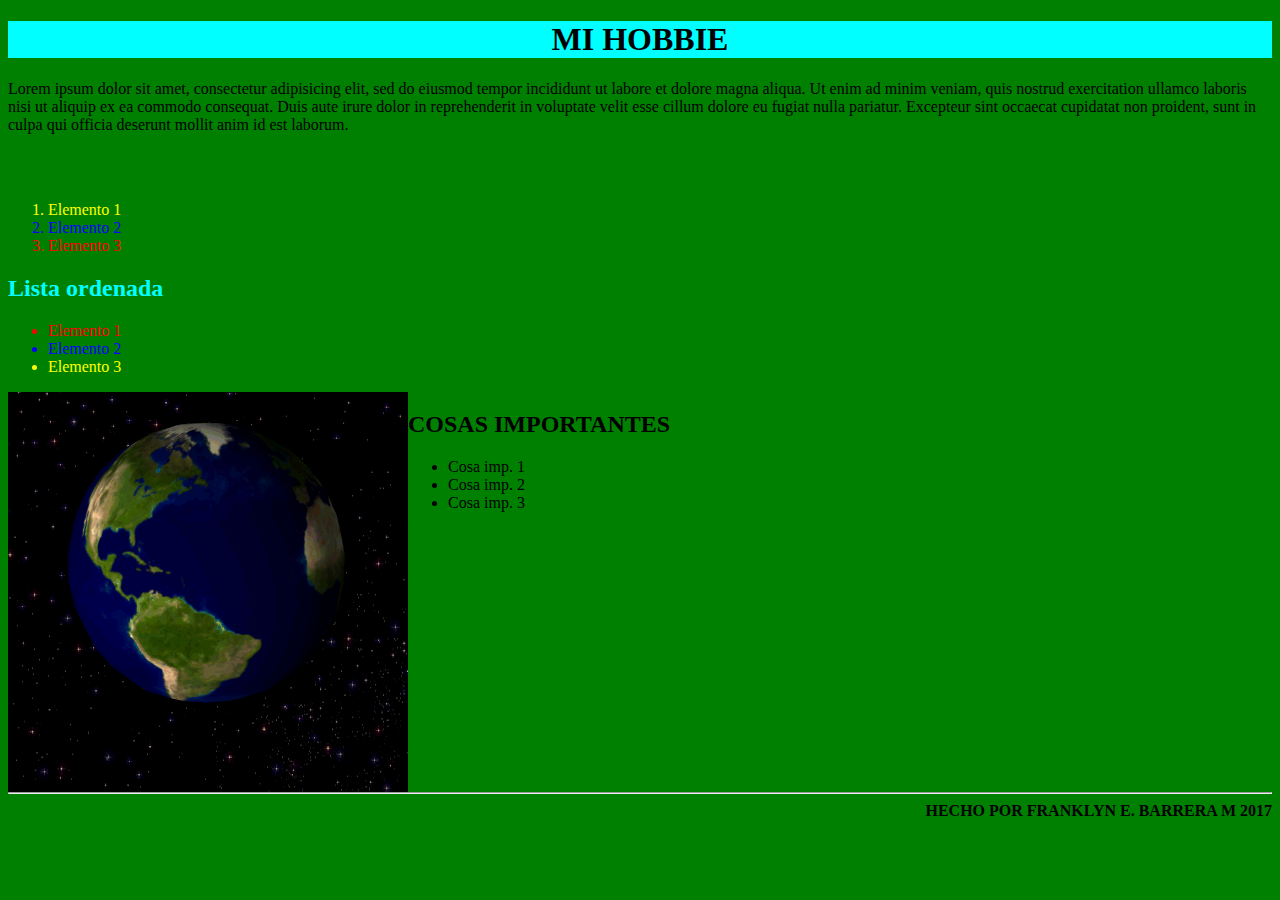
<file: Practica_1/practi1.html>
<!DOCTYPE html>
<html>
	<head>
		<meta charset= "utf-8">
		<link rel="stylesheet" type="text/css" href="css/Estilo.css"><!--IMPORTAR LOS ESDTILOS<!-->

		<title>Franklyn Barrera</title>
		<style type="text/css">
			
		</style>
	</head>

	<body>


		<h1>MI HOBBIE </h1>
	<!--	<p>busco un hombre que pueda satisfacerme</p<
		<h2 class="listas">y soy una paginita je je je </h2>
		<p>Soy un parrafo</p>!-->

		<p>Lorem ipsum dolor sit amet, consectetur adipisicing elit, sed do eiusmod
		tempor incididunt ut labore et dolore magna aliqua. Ut enim ad minim veniam,
		quis nostrud exercitation ullamco laboris nisi ut aliquip ex ea commodo
		consequat. Duis aute irure dolor in reprehenderit in voluptate velit esse
		cillum dolore eu fugiat nulla pariatur. Excepteur sint occaecat cupidatat non
		proident, sunt in culpa qui officia deserunt mollit anim id est laborum.</p>

		<h2 class ="lista-ordenada">
				Lista ordenada
		</h2>
		<ol class = "elementos-enumerado"><!-- (ol)con numeros en la lista (li)<!-->


				<li>Elemento 1</li>
				<li>Elemento 2</li>
				<li>Elemento 3</li>

		</ol>	

	
		<h2 class ="lista-puntual">
				Lista ordenada
		</h2>
		<nav><!--INVESTIGAR ESTE NAV<!-->

			<ul class= "elementos-puntuado">	<!--(ul) con punticos en la lista (li)<!-->


							<li>Elemento 1</li>
							<li>Elemento 2</li>
							<li>Elemento 3</li>

					</ul>

		</nav>

		<nav><!--INVESTIGAR ESTE NAV<!-->

		<img class="hola" src="planeta.gif" alt =" Icono">
		<div>

		
		<h2 class ="cosas-importantes">
						COSAS IMPORTANTES


				</h2>
			<ul class="ul-importante">	<!--(ul) con punticos en la lista (li)<!-->

		
							<li>Cosa imp. 1</li>
							<li>Cosa imp. 2</li>
							<li>Cosa imp. 3</li>

			</ul>
</div>
		</nav>

		
		

<br></br>
		<hr>
<footer>

		<strong>HECHO POR FRANKLYN E. BARRERA M 2017</strong>
		</footer>

	</hr>
		
	</body>
</html>
</file>
<file: assets/css/ie9.css>
/*
	Forty by HTML5 UP
	html5up.net | @ajlkn
	Free for personal and commercial use under the CCA 3.0 license (html5up.net/license)
*/

/* Spotlights */

	.spotlights > section:after {
		content: '';
		display: block;
		clear: both;
	}

	.spotlights > section > .image {
		float: left;
	}

	.spotlights > section > .content {
		float: left;
	}

/* Tiles */

	.tiles:after {
		content: '';
		display: block;
		clear: both;
	}

	.tiles article {
		padding: 8em 4em 6em 4em ;
		float: left;
		height: auto;
		max-height: none;
		min-height: 0;
	}

/* Header */

	#header .logo {
		position: absolute;
		top: 0;
		left: 0;
	}

	#header nav {
		position: absolute;
		top: 0;
		right: 0;
	}

/* Banner */

	#banner {
		padding: 7em 0 4em 0 ;
		background-attachment: scroll;
		height: auto;
		max-height: none;
		min-height: 0;
	}

		#banner > .inner .content {
			display: block;
		}

			#banner > .inner .content > * {
				margin-left: 0;
				margin: 0 0 2em 0;
			}

		#banner.major {
			height: auto;
			max-height: none;
			min-height: 0;
		}



/* Contact */

	#contact:after {
		content: '';
		display: block;
		clear: both;
	}

	#contact > .inner > * {
		float: left;
	}

/* Menu */

	#menu .inner {
		margin: 0 auto;
	}
</file>
<file: assets/css/ie8.css>
/*
	Forty by HTML5 UP
	html5up.net | @ajlkn
	Free for personal and commercial use under the CCA 3.0 license (html5up.net/license)
*/

/* Button */

	.button {
		border: solid 2px !important;
	}

		.button.next {
			padding-right: 1.75em;
		}

			.button.next:before, .button.next:after {
				display: none;
			}

/* Tiles */

	.tiles article {
		width: 50%;
		-ms-behavior: url("assets/js/ie/backgroundsize.min.htc");
		background-size: cover;
	}

/* Banner */

	#banner {
		-ms-behavior: url("assets/js/ie/backgroundsize.min.htc");
	}

		#banner:after {
			display: none;
		}

/* Menu */

	#menu {
		background: #242943;
	}
</file>
<file: Practica_1/css/Estilo.css>
h1{

background-color: cyan;
text-align: center;

}
*{
	background-color: green;
}
.elementos-enumerado li:first-child{



	color : yellow;
}

.elementos-enumerado li:nth-child(2){



	color : blue;
}
.elementos-enumerado li:last-child{



	color : red;
}




.elementos-puntuado li:first-child{



	color : red;
}

.elementos-puntuado li:nth-child(2){



	color : blue;
}
.elementos-puntuado li:last-child{



	color : yellow;
}


.lista-ordenada{


	color: green;
}

.lista-puntual{


	color: cyan;
}

footer,hr{

clear: left;
	text-align: right;
}


div{

	float:left;

}

.hola{


	float: left;
}
</file>
<file: assets/css/main.css>
@import url(font-awesome.min.css);
@import url("https://fonts.googleapis.com/css?family=Source+Sans+Pro:300,300italic,600,600italic");

/*
	Forty by HTML5 UP
	html5up.net | @ajlkn
	Free for personal and commercial use under the CCA 3.0 license (html5up.net/license)
*/

/* Reset */

	html, body, div, span, applet, object, iframe, h1, h2, h3, h4, h5, h6, p, blockquote, pre, a, abbr, acronym, address, big, cite, code, del, dfn, em, img, ins, kbd, q, s, samp, small, strike, strong, sub, sup, tt, var, b, u, i, center, dl, dt, dd, ol, ul, li, fieldset, form, label, legend, table, caption, tbody, tfoot, thead, tr, th, td, article, aside, canvas, details, embed, figure, figcaption, footer, header, hgroup, menu, nav, output, ruby, section, summary, time, mark, audio, video {
		margin: 0;
		padding: 0;
		border: 0;
		font-size: 100%;
		font: inherit;
		vertical-align: baseline;
	}

	article, aside, details, figcaption, figure, footer, header, hgroup, menu, nav, section {
		display: block;
	}

	body {
		line-height: 1;
	}

	ol, ul {
		list-style: none;
	}

	blockquote, q {
		quotes: none;
	}

	blockquote:before, blockquote:after, q:before, q:after {
		content: '';
		content: none;
	}

	table {
		border-collapse: collapse;
		border-spacing: 0;
	}

	body {
		-webkit-text-size-adjust: none;
	}

/* Box Model */

	*, *:before, *:after {
		-moz-box-sizing: border-box;
		-webkit-box-sizing: border-box;
		box-sizing: border-box;
	}

/* Grid */

	.row {
		border-bottom: solid 1px transparent;
		-moz-box-sizing: border-box;
		-webkit-box-sizing: border-box;
		box-sizing: border-box;
	}

	.row > * {
		float: left;
		-moz-box-sizing: border-box;
		-webkit-box-sizing: border-box;
		box-sizing: border-box;
	}

	.row:after, .row:before {
		content: '';
		display: block;
		clear: both;
		height: 0;
	}

	.row.uniform > * > :first-child {
		margin-top: 0;
	}

	.row.uniform > * > :last-child {
		margin-bottom: 0;
	}

	.row.\30 \25 > * {
		padding: 0 0 0 0em;
	}

	.row.\30 \25 {
		margin: 0 0 -1px 0em;
	}

	.row.uniform.\30 \25 > * {
		padding: 0em 0 0 0em;
	}

	.row.uniform.\30 \25 {
		margin: 0em 0 -1px 0em;
	}

	.row > * {
		padding: 0 0 0 2em;
	}

	.row {
		margin: 0 0 -1px -2em;
	}

	.row.uniform > * {
		padding: 2em 0 0 2em;
	}

	.row.uniform {
		margin: -2em 0 -1px -2em;
	}

	.row.\32 00\25 > * {
		padding: 0 0 0 4em;
	}

	.row.\32 00\25 {
		margin: 0 0 -1px -4em;
	}

	.row.uniform.\32 00\25 > * {
		padding: 4em 0 0 4em;
	}

	.row.uniform.\32 00\25 {
		margin: -4em 0 -1px -4em;
	}

	.row.\31 50\25 > * {
		padding: 0 0 0 3em;
	}

	.row.\31 50\25 {
		margin: 0 0 -1px -3em;
	}

	.row.uniform.\31 50\25 > * {
		padding: 3em 0 0 3em;
	}

	.row.uniform.\31 50\25 {
		margin: -3em 0 -1px -3em;
	}

	.row.\35 0\25 > * {
		padding: 0 0 0 1em;
	}

	.row.\35 0\25 {
		margin: 0 0 -1px -1em;
	}

	.row.uniform.\35 0\25 > * {
		padding: 1em 0 0 1em;
	}

	.row.uniform.\35 0\25 {
		margin: -1em 0 -1px -1em;
	}

	.row.\32 5\25 > * {
		padding: 0 0 0 0.5em;
	}

	.row.\32 5\25 {
		margin: 0 0 -1px -0.5em;
	}

	.row.uniform.\32 5\25 > * {
		padding: 0.5em 0 0 0.5em;
	}

	.row.uniform.\32 5\25 {
		margin: -0.5em 0 -1px -0.5em;
	}

	.\31 2u, .\31 2u\24 {
		width: 100%;
		clear: none;
		margin-left: 0;
	}

	.\31 1u, .\31 1u\24 {
		width: 91.6666666667%;
		clear: none;
		margin-left: 0;
	}

	.\31 0u, .\31 0u\24 {
		width: 83.3333333333%;
		clear: none;
		margin-left: 0;
	}

	.\39 u, .\39 u\24 {
		width: 75%;
		clear: none;
		margin-left: 0;
	}

	.\38 u, .\38 u\24 {
		width: 66.6666666667%;
		clear: none;
		margin-left: 0;
	}

	.\37 u, .\37 u\24 {
		width: 58.3333333333%;
		clear: none;
		margin-left: 0;
	}

	.\36 u, .\36 u\24 {
		width: 50%;
		clear: none;
		margin-left: 0;
	}

	.\35 u, .\35 u\24 {
		width: 41.6666666667%;
		clear: none;
		margin-left: 0;
	}

	.\34 u, .\34 u\24 {
		width: 33.3333333333%;
		clear: none;
		margin-left: 0;
	}

	.\33 u, .\33 u\24 {
		width: 25%;
		clear: none;
		margin-left: 0;
	}

	.\32 u, .\32 u\24 {
		width: 16.6666666667%;
		clear: none;
		margin-left: 0;
	}

	.\31 u, .\31 u\24 {
		width: 8.3333333333%;
		clear: none;
		margin-left: 0;
	}

	.\31 2u\24 + *,
	.\31 1u\24 + *,
	.\31 0u\24 + *,
	.\39 u\24 + *,
	.\38 u\24 + *,
	.\37 u\24 + *,
	.\36 u\24 + *,
	.\35 u\24 + *,
	.\34 u\24 + *,
	.\33 u\24 + *,
	.\32 u\24 + *,
	.\31 u\24 + * {
		clear: left;
	}

	.\-11u {
		margin-left: 91.66667%;
	}

	.\-10u {
		margin-left: 83.33333%;
	}

	.\-9u {
		margin-left: 75%;
	}

	.\-8u {
		margin-left: 66.66667%;
	}

	.\-7u {
		margin-left: 58.33333%;
	}

	.\-6u {
		margin-left: 50%;
	}

	.\-5u {
		margin-left: 41.66667%;
	}

	.\-4u {
		margin-left: 33.33333%;
	}

	.\-3u {
		margin-left: 25%;
	}

	.\-2u {
		margin-left: 16.66667%;
	}

	.\-1u {
		margin-left: 8.33333%;
	}

	@media screen and (max-width: 1680px) {

		.row > * {
			padding: 0 0 0 2em;
		}

		.row {
			margin: 0 0 -1px -2em;
		}

		.row.uniform > * {
			padding: 2em 0 0 2em;
		}

		.row.uniform {
			margin: -2em 0 -1px -2em;
		}

		.row.\32 00\25 > * {
			padding: 0 0 0 4em;
		}

		.row.\32 00\25 {
			margin: 0 0 -1px -4em;
		}

		.row.uniform.\32 00\25 > * {
			padding: 4em 0 0 4em;
		}

		.row.uniform.\32 00\25 {
			margin: -4em 0 -1px -4em;
		}

		.row.\31 50\25 > * {
			padding: 0 0 0 3em;
		}

		.row.\31 50\25 {
			margin: 0 0 -1px -3em;
		}

		.row.uniform.\31 50\25 > * {
			padding: 3em 0 0 3em;
		}

		.row.uniform.\31 50\25 {
			margin: -3em 0 -1px -3em;
		}

		.row.\35 0\25 > * {
			padding: 0 0 0 1em;
		}

		.row.\35 0\25 {
			margin: 0 0 -1px -1em;
		}

		.row.uniform.\35 0\25 > * {
			padding: 1em 0 0 1em;
		}

		.row.uniform.\35 0\25 {
			margin: -1em 0 -1px -1em;
		}

		.row.\32 5\25 > * {
			padding: 0 0 0 0.5em;
		}

		.row.\32 5\25 {
			margin: 0 0 -1px -0.5em;
		}

		.row.uniform.\32 5\25 > * {
			padding: 0.5em 0 0 0.5em;
		}

		.row.uniform.\32 5\25 {
			margin: -0.5em 0 -1px -0.5em;
		}

		.\31 2u\28xlarge\29, .\31 2u\24\28xlarge\29 {
			width: 100%;
			clear: none;
			margin-left: 0;
		}

		.\31 1u\28xlarge\29, .\31 1u\24\28xlarge\29 {
			width: 91.6666666667%;
			clear: none;
			margin-left: 0;
		}

		.\31 0u\28xlarge\29, .\31 0u\24\28xlarge\29 {
			width: 83.3333333333%;
			clear: none;
			margin-left: 0;
		}

		.\39 u\28xlarge\29, .\39 u\24\28xlarge\29 {
			width: 75%;
			clear: none;
			margin-left: 0;
		}

		.\38 u\28xlarge\29, .\38 u\24\28xlarge\29 {
			width: 66.6666666667%;
			clear: none;
			margin-left: 0;
		}

		.\37 u\28xlarge\29, .\37 u\24\28xlarge\29 {
			width: 58.3333333333%;
			clear: none;
			margin-left: 0;
		}

		.\36 u\28xlarge\29, .\36 u\24\28xlarge\29 {
			width: 50%;
			clear: none;
			margin-left: 0;
		}

		.\35 u\28xlarge\29, .\35 u\24\28xlarge\29 {
			width: 41.6666666667%;
			clear: none;
			margin-left: 0;
		}

		.\34 u\28xlarge\29, .\34 u\24\28xlarge\29 {
			width: 33.3333333333%;
			clear: none;
			margin-left: 0;
		}

		.\33 u\28xlarge\29, .\33 u\24\28xlarge\29 {
			width: 25%;
			clear: none;
			margin-left: 0;
		}

		.\32 u\28xlarge\29, .\32 u\24\28xlarge\29 {
			width: 16.6666666667%;
			clear: none;
			margin-left: 0;
		}

		.\31 u\28xlarge\29, .\31 u\24\28xlarge\29 {
			width: 8.3333333333%;
			clear: none;
			margin-left: 0;
		}

		.\31 2u\24\28xlarge\29 + *,
		.\31 1u\24\28xlarge\29 + *,
		.\31 0u\24\28xlarge\29 + *,
		.\39 u\24\28xlarge\29 + *,
		.\38 u\24\28xlarge\29 + *,
		.\37 u\24\28xlarge\29 + *,
		.\36 u\24\28xlarge\29 + *,
		.\35 u\24\28xlarge\29 + *,
		.\34 u\24\28xlarge\29 + *,
		.\33 u\24\28xlarge\29 + *,
		.\32 u\24\28xlarge\29 + *,
		.\31 u\24\28xlarge\29 + * {
			clear: left;
		}

		.\-11u\28xlarge\29 {
			margin-left: 91.66667%;
		}

		.\-10u\28xlarge\29 {
			margin-left: 83.33333%;
		}

		.\-9u\28xlarge\29 {
			margin-left: 75%;
		}

		.\-8u\28xlarge\29 {
			margin-left: 66.66667%;
		}

		.\-7u\28xlarge\29 {
			margin-left: 58.33333%;
		}

		.\-6u\28xlarge\29 {
			margin-left: 50%;
		}

		.\-5u\28xlarge\29 {
			margin-left: 41.66667%;
		}

		.\-4u\28xlarge\29 {
			margin-left: 33.33333%;
		}

		.\-3u\28xlarge\29 {
			margin-left: 25%;
		}

		.\-2u\28xlarge\29 {
			margin-left: 16.66667%;
		}

		.\-1u\28xlarge\29 {
			margin-left: 8.33333%;
		}

	}

	@media screen and (max-width: 1280px) {

		.row > * {
			padding: 0 0 0 1.5em;
		}

		.row {
			margin: 0 0 -1px -1.5em;
		}

		.row.uniform > * {
			padding: 1.5em 0 0 1.5em;
		}

		.row.uniform {
			margin: -1.5em 0 -1px -1.5em;
		}

		.row.\32 00\25 > * {
			padding: 0 0 0 3em;
		}

		.row.\32 00\25 {
			margin: 0 0 -1px -3em;
		}

		.row.uniform.\32 00\25 > * {
			padding: 3em 0 0 3em;
		}

		.row.uniform.\32 00\25 {
			margin: -3em 0 -1px -3em;
		}

		.row.\31 50\25 > * {
			padding: 0 0 0 2.25em;
		}

		.row.\31 50\25 {
			margin: 0 0 -1px -2.25em;
		}

		.row.uniform.\31 50\25 > * {
			padding: 2.25em 0 0 2.25em;
		}

		.row.uniform.\31 50\25 {
			margin: -2.25em 0 -1px -2.25em;
		}

		.row.\35 0\25 > * {
			padding: 0 0 0 0.75em;
		}

		.row.\35 0\25 {
			margin: 0 0 -1px -0.75em;
		}

		.row.uniform.\35 0\25 > * {
			padding: 0.75em 0 0 0.75em;
		}

		.row.uniform.\35 0\25 {
			margin: -0.75em 0 -1px -0.75em;
		}

		.row.\32 5\25 > * {
			padding: 0 0 0 0.375em;
		}

		.row.\32 5\25 {
			margin: 0 0 -1px -0.375em;
		}

		.row.uniform.\32 5\25 > * {
			padding: 0.375em 0 0 0.375em;
		}

		.row.uniform.\32 5\25 {
			margin: -0.375em 0 -1px -0.375em;
		}

		.\31 2u\28large\29, .\31 2u\24\28large\29 {
			width: 100%;
			clear: none;
			margin-left: 0;
		}

		.\31 1u\28large\29, .\31 1u\24\28large\29 {
			width: 91.6666666667%;
			clear: none;
			margin-left: 0;
		}

		.\31 0u\28large\29, .\31 0u\24\28large\29 {
			width: 83.3333333333%;
			clear: none;
			margin-left: 0;
		}

		.\39 u\28large\29, .\39 u\24\28large\29 {
			width: 75%;
			clear: none;
			margin-left: 0;
		}

		.\38 u\28large\29, .\38 u\24\28large\29 {
			width: 66.6666666667%;
			clear: none;
			margin-left: 0;
		}

		.\37 u\28large\29, .\37 u\24\28large\29 {
			width: 58.3333333333%;
			clear: none;
			margin-left: 0;
		}

		.\36 u\28large\29, .\36 u\24\28large\29 {
			width: 50%;
			clear: none;
			margin-left: 0;
		}

		.\35 u\28large\29, .\35 u\24\28large\29 {
			width: 41.6666666667%;
			clear: none;
			margin-left: 0;
		}

		.\34 u\28large\29, .\34 u\24\28large\29 {
			width: 33.3333333333%;
			clear: none;
			margin-left: 0;
		}

		.\33 u\28large\29, .\33 u\24\28large\29 {
			width: 25%;
			clear: none;
			margin-left: 0;
		}

		.\32 u\28large\29, .\32 u\24\28large\29 {
			width: 16.6666666667%;
			clear: none;
			margin-left: 0;
		}

		.\31 u\28large\29, .\31 u\24\28large\29 {
			width: 8.3333333333%;
			clear: none;
			margin-left: 0;
		}

		.\31 2u\24\28large\29 + *,
		.\31 1u\24\28large\29 + *,
		.\31 0u\24\28large\29 + *,
		.\39 u\24\28large\29 + *,
		.\38 u\24\28large\29 + *,
		.\37 u\24\28large\29 + *,
		.\36 u\24\28large\29 + *,
		.\35 u\24\28large\29 + *,
		.\34 u\24\28large\29 + *,
		.\33 u\24\28large\29 + *,
		.\32 u\24\28large\29 + *,
		.\31 u\24\28large\29 + * {
			clear: left;
		}

		.\-11u\28large\29 {
			margin-left: 91.66667%;
		}

		.\-10u\28large\29 {
			margin-left: 83.33333%;
		}

		.\-9u\28large\29 {
			margin-left: 75%;
		}

		.\-8u\28large\29 {
			margin-left: 66.66667%;
		}

		.\-7u\28large\29 {
			margin-left: 58.33333%;
		}

		.\-6u\28large\29 {
			margin-left: 50%;
		}

		.\-5u\28large\29 {
			margin-left: 41.66667%;
		}

		.\-4u\28large\29 {
			margin-left: 33.33333%;
		}

		.\-3u\28large\29 {
			margin-left: 25%;
		}

		.\-2u\28large\29 {
			margin-left: 16.66667%;
		}

		.\-1u\28large\29 {
			margin-left: 8.33333%;
		}

	}

	@media screen and (max-width: 980px) {

		.row > * {
			padding: 0 0 0 1.5em;
		}

		.row {
			margin: 0 0 -1px -1.5em;
		}

		.row.uniform > * {
			padding: 1.5em 0 0 1.5em;
		}

		.row.uniform {
			margin: -1.5em 0 -1px -1.5em;
		}

		.row.\32 00\25 > * {
			padding: 0 0 0 3em;
		}

		.row.\32 00\25 {
			margin: 0 0 -1px -3em;
		}

		.row.uniform.\32 00\25 > * {
			padding: 3em 0 0 3em;
		}

		.row.uniform.\32 00\25 {
			margin: -3em 0 -1px -3em;
		}

		.row.\31 50\25 > * {
			padding: 0 0 0 2.25em;
		}

		.row.\31 50\25 {
			margin: 0 0 -1px -2.25em;
		}

		.row.uniform.\31 50\25 > * {
			padding: 2.25em 0 0 2.25em;
		}

		.row.uniform.\31 50\25 {
			margin: -2.25em 0 -1px -2.25em;
		}

		.row.\35 0\25 > * {
			padding: 0 0 0 0.75em;
		}

		.row.\35 0\25 {
			margin: 0 0 -1px -0.75em;
		}

		.row.uniform.\35 0\25 > * {
			padding: 0.75em 0 0 0.75em;
		}

		.row.uniform.\35 0\25 {
			margin: -0.75em 0 -1px -0.75em;
		}

		.row.\32 5\25 > * {
			padding: 0 0 0 0.375em;
		}

		.row.\32 5\25 {
			margin: 0 0 -1px -0.375em;
		}

		.row.uniform.\32 5\25 > * {
			padding: 0.375em 0 0 0.375em;
		}

		.row.uniform.\32 5\25 {
			margin: -0.375em 0 -1px -0.375em;
		}

		.\31 2u\28medium\29, .\31 2u\24\28medium\29 {
			width: 100%;
			clear: none;
			margin-left: 0;
		}

		.\31 1u\28medium\29, .\31 1u\24\28medium\29 {
			width: 91.6666666667%;
			clear: none;
			margin-left: 0;
		}

		.\31 0u\28medium\29, .\31 0u\24\28medium\29 {
			width: 83.3333333333%;
			clear: none;
			margin-left: 0;
		}

		.\39 u\28medium\29, .\39 u\24\28medium\29 {
			width: 75%;
			clear: none;
			margin-left: 0;
		}

		.\38 u\28medium\29, .\38 u\24\28medium\29 {
			width: 66.6666666667%;
			clear: none;
			margin-left: 0;
		}

		.\37 u\28medium\29, .\37 u\24\28medium\29 {
			width: 58.3333333333%;
			clear: none;
			margin-left: 0;
		}

		.\36 u\28medium\29, .\36 u\24\28medium\29 {
			width: 50%;
			clear: none;
			margin-left: 0;
		}

		.\35 u\28medium\29, .\35 u\24\28medium\29 {
			width: 41.6666666667%;
			clear: none;
			margin-left: 0;
		}

		.\34 u\28medium\29, .\34 u\24\28medium\29 {
			width: 33.3333333333%;
			clear: none;
			margin-left: 0;
		}

		.\33 u\28medium\29, .\33 u\24\28medium\29 {
			width: 25%;
			clear: none;
			margin-left: 0;
		}

		.\32 u\28medium\29, .\32 u\24\28medium\29 {
			width: 16.6666666667%;
			clear: none;
			margin-left: 0;
		}

		.\31 u\28medium\29, .\31 u\24\28medium\29 {
			width: 8.3333333333%;
			clear: none;
			margin-left: 0;
		}

		.\31 2u\24\28medium\29 + *,
		.\31 1u\24\28medium\29 + *,
		.\31 0u\24\28medium\29 + *,
		.\39 u\24\28medium\29 + *,
		.\38 u\24\28medium\29 + *,
		.\37 u\24\28medium\29 + *,
		.\36 u\24\28medium\29 + *,
		.\35 u\24\28medium\29 + *,
		.\34 u\24\28medium\29 + *,
		.\33 u\24\28medium\29 + *,
		.\32 u\24\28medium\29 + *,
		.\31 u\24\28medium\29 + * {
			clear: left;
		}

		.\-11u\28medium\29 {
			margin-left: 91.66667%;
		}

		.\-10u\28medium\29 {
			margin-left: 83.33333%;
		}

		.\-9u\28medium\29 {
			margin-left: 75%;
		}

		.\-8u\28medium\29 {
			margin-left: 66.66667%;
		}

		.\-7u\28medium\29 {
			margin-left: 58.33333%;
		}

		.\-6u\28medium\29 {
			margin-left: 50%;
		}

		.\-5u\28medium\29 {
			margin-left: 41.66667%;
		}

		.\-4u\28medium\29 {
			margin-left: 33.33333%;
		}

		.\-3u\28medium\29 {
			margin-left: 25%;
		}

		.\-2u\28medium\29 {
			margin-left: 16.66667%;
		}

		.\-1u\28medium\29 {
			margin-left: 8.33333%;
		}

	}

	@media screen and (max-width: 736px) {

		.row > * {
			padding: 0 0 0 1.25em;
		}

		.row {
			margin: 0 0 -1px -1.25em;
		}

		.row.uniform > * {
			padding: 1.25em 0 0 1.25em;
		}

		.row.uniform {
			margin: -1.25em 0 -1px -1.25em;
		}

		.row.\32 00\25 > * {
			padding: 0 0 0 2.5em;
		}

		.row.\32 00\25 {
			margin: 0 0 -1px -2.5em;
		}

		.row.uniform.\32 00\25 > * {
			padding: 2.5em 0 0 2.5em;
		}

		.row.uniform.\32 00\25 {
			margin: -2.5em 0 -1px -2.5em;
		}

		.row.\31 50\25 > * {
			padding: 0 0 0 1.875em;
		}

		.row.\31 50\25 {
			margin: 0 0 -1px -1.875em;
		}

		.row.uniform.\31 50\25 > * {
			padding: 1.875em 0 0 1.875em;
		}

		.row.uniform.\31 50\25 {
			margin: -1.875em 0 -1px -1.875em;
		}

		.row.\35 0\25 > * {
			padding: 0 0 0 0.625em;
		}

		.row.\35 0\25 {
			margin: 0 0 -1px -0.625em;
		}

		.row.uniform.\35 0\25 > * {
			padding: 0.625em 0 0 0.625em;
		}

		.row.uniform.\35 0\25 {
			margin: -0.625em 0 -1px -0.625em;
		}

		.row.\32 5\25 > * {
			padding: 0 0 0 0.3125em;
		}

		.row.\32 5\25 {
			margin: 0 0 -1px -0.3125em;
		}

		.row.uniform.\32 5\25 > * {
			padding: 0.3125em 0 0 0.3125em;
		}

		.row.uniform.\32 5\25 {
			margin: -0.3125em 0 -1px -0.3125em;
		}

		.\31 2u\28small\29, .\31 2u\24\28small\29 {
			width: 100%;
			clear: none;
			margin-left: 0;
		}

		.\31 1u\28small\29, .\31 1u\24\28small\29 {
			width: 91.6666666667%;
			clear: none;
			margin-left: 0;
		}

		.\31 0u\28small\29, .\31 0u\24\28small\29 {
			width: 83.3333333333%;
			clear: none;
			margin-left: 0;
		}

		.\39 u\28small\29, .\39 u\24\28small\29 {
			width: 75%;
			clear: none;
			margin-left: 0;
		}

		.\38 u\28small\29, .\38 u\24\28small\29 {
			width: 66.6666666667%;
			clear: none;
			margin-left: 0;
		}

		.\37 u\28small\29, .\37 u\24\28small\29 {
			width: 58.3333333333%;
			clear: none;
			margin-left: 0;
		}

		.\36 u\28small\29, .\36 u\24\28small\29 {
			width: 50%;
			clear: none;
			margin-left: 0;
		}

		.\35 u\28small\29, .\35 u\24\28small\29 {
			width: 41.6666666667%;
			clear: none;
			margin-left: 0;
		}

		.\34 u\28small\29, .\34 u\24\28small\29 {
			width: 33.3333333333%;
			clear: none;
			margin-left: 0;
		}

		.\33 u\28small\29, .\33 u\24\28small\29 {
			width: 25%;
			clear: none;
			margin-left: 0;
		}

		.\32 u\28small\29, .\32 u\24\28small\29 {
			width: 16.6666666667%;
			clear: none;
			margin-left: 0;
		}

		.\31 u\28small\29, .\31 u\24\28small\29 {
			width: 8.3333333333%;
			clear: none;
			margin-left: 0;
		}

		.\31 2u\24\28small\29 + *,
		.\31 1u\24\28small\29 + *,
		.\31 0u\24\28small\29 + *,
		.\39 u\24\28small\29 + *,
		.\38 u\24\28small\29 + *,
		.\37 u\24\28small\29 + *,
		.\36 u\24\28small\29 + *,
		.\35 u\24\28small\29 + *,
		.\34 u\24\28small\29 + *,
		.\33 u\24\28small\29 + *,
		.\32 u\24\28small\29 + *,
		.\31 u\24\28small\29 + * {
			clear: left;
		}

		.\-11u\28small\29 {
			margin-left: 91.66667%;
		}

		.\-10u\28small\29 {
			margin-left: 83.33333%;
		}

		.\-9u\28small\29 {
			margin-left: 75%;
		}

		.\-8u\28small\29 {
			margin-left: 66.66667%;
		}

		.\-7u\28small\29 {
			margin-left: 58.33333%;
		}

		.\-6u\28small\29 {
			margin-left: 50%;
		}

		.\-5u\28small\29 {
			margin-left: 41.66667%;
		}

		.\-4u\28small\29 {
			margin-left: 33.33333%;
		}

		.\-3u\28small\29 {
			margin-left: 25%;
		}

		.\-2u\28small\29 {
			margin-left: 16.66667%;
		}

		.\-1u\28small\29 {
			margin-left: 8.33333%;
		}

	}

	@media screen and (max-width: 480px) {

		.row > * {
			padding: 0 0 0 1.25em;
		}

		.row {
			margin: 0 0 -1px -1.25em;
		}

		.row.uniform > * {
			padding: 1.25em 0 0 1.25em;
		}

		.row.uniform {
			margin: -1.25em 0 -1px -1.25em;
		}

		.row.\32 00\25 > * {
			padding: 0 0 0 2.5em;
		}

		.row.\32 00\25 {
			margin: 0 0 -1px -2.5em;
		}

		.row.uniform.\32 00\25 > * {
			padding: 2.5em 0 0 2.5em;
		}

		.row.uniform.\32 00\25 {
			margin: -2.5em 0 -1px -2.5em;
		}

		.row.\31 50\25 > * {
			padding: 0 0 0 1.875em;
		}

		.row.\31 50\25 {
			margin: 0 0 -1px -1.875em;
		}

		.row.uniform.\31 50\25 > * {
			padding: 1.875em 0 0 1.875em;
		}

		.row.uniform.\31 50\25 {
			margin: -1.875em 0 -1px -1.875em;
		}

		.row.\35 0\25 > * {
			padding: 0 0 0 0.625em;
		}

		.row.\35 0\25 {
			margin: 0 0 -1px -0.625em;
		}

		.row.uniform.\35 0\25 > * {
			padding: 0.625em 0 0 0.625em;
		}

		.row.uniform.\35 0\25 {
			margin: -0.625em 0 -1px -0.625em;
		}

		.row.\32 5\25 > * {
			padding: 0 0 0 0.3125em;
		}

		.row.\32 5\25 {
			margin: 0 0 -1px -0.3125em;
		}

		.row.uniform.\32 5\25 > * {
			padding: 0.3125em 0 0 0.3125em;
		}

		.row.uniform.\32 5\25 {
			margin: -0.3125em 0 -1px -0.3125em;
		}

		.\31 2u\28xsmall\29, .\31 2u\24\28xsmall\29 {
			width: 100%;
			clear: none;
			margin-left: 0;
		}

		.\31 1u\28xsmall\29, .\31 1u\24\28xsmall\29 {
			width: 91.6666666667%;
			clear: none;
			margin-left: 0;
		}

		.\31 0u\28xsmall\29, .\31 0u\24\28xsmall\29 {
			width: 83.3333333333%;
			clear: none;
			margin-left: 0;
		}

		.\39 u\28xsmall\29, .\39 u\24\28xsmall\29 {
			width: 75%;
			clear: none;
			margin-left: 0;
		}

		.\38 u\28xsmall\29, .\38 u\24\28xsmall\29 {
			width: 66.6666666667%;
			clear: none;
			margin-left: 0;
		}

		.\37 u\28xsmall\29, .\37 u\24\28xsmall\29 {
			width: 58.3333333333%;
			clear: none;
			margin-left: 0;
		}

		.\36 u\28xsmall\29, .\36 u\24\28xsmall\29 {
			width: 50%;
			clear: none;
			margin-left: 0;
		}

		.\35 u\28xsmall\29, .\35 u\24\28xsmall\29 {
			width: 41.6666666667%;
			clear: none;
			margin-left: 0;
		}

		.\34 u\28xsmall\29, .\34 u\24\28xsmall\29 {
			width: 33.3333333333%;
			clear: none;
			margin-left: 0;
		}

		.\33 u\28xsmall\29, .\33 u\24\28xsmall\29 {
			width: 25%;
			clear: none;
			margin-left: 0;
		}

		.\32 u\28xsmall\29, .\32 u\24\28xsmall\29 {
			width: 16.6666666667%;
			clear: none;
			margin-left: 0;
		}

		.\31 u\28xsmall\29, .\31 u\24\28xsmall\29 {
			width: 8.3333333333%;
			clear: none;
			margin-left: 0;
		}

		.\31 2u\24\28xsmall\29 + *,
		.\31 1u\24\28xsmall\29 + *,
		.\31 0u\24\28xsmall\29 + *,
		.\39 u\24\28xsmall\29 + *,
		.\38 u\24\28xsmall\29 + *,
		.\37 u\24\28xsmall\29 + *,
		.\36 u\24\28xsmall\29 + *,
		.\35 u\24\28xsmall\29 + *,
		.\34 u\24\28xsmall\29 + *,
		.\33 u\24\28xsmall\29 + *,
		.\32 u\24\28xsmall\29 + *,
		.\31 u\24\28xsmall\29 + * {
			clear: left;
		}

		.\-11u\28xsmall\29 {
			margin-left: 91.66667%;
		}

		.\-10u\28xsmall\29 {
			margin-left: 83.33333%;
		}

		.\-9u\28xsmall\29 {
			margin-left: 75%;
		}

		.\-8u\28xsmall\29 {
			margin-left: 66.66667%;
		}

		.\-7u\28xsmall\29 {
			margin-left: 58.33333%;
		}

		.\-6u\28xsmall\29 {
			margin-left: 50%;
		}

		.\-5u\28xsmall\29 {
			margin-left: 41.66667%;
		}

		.\-4u\28xsmall\29 {
			margin-left: 33.33333%;
		}

		.\-3u\28xsmall\29 {
			margin-left: 25%;
		}

		.\-2u\28xsmall\29 {
			margin-left: 16.66667%;
		}

		.\-1u\28xsmall\29 {
			margin-left: 8.33333%;
		}

	}

	@media screen and (max-width: 360px) {

		.row > * {
			padding: 0 0 0 1.25em;
		}

		.row {
			margin: 0 0 -1px -1.25em;
		}

		.row.uniform > * {
			padding: 1.25em 0 0 1.25em;
		}

		.row.uniform {
			margin: -1.25em 0 -1px -1.25em;
		}

		.row.\32 00\25 > * {
			padding: 0 0 0 2.5em;
		}

		.row.\32 00\25 {
			margin: 0 0 -1px -2.5em;
		}

		.row.uniform.\32 00\25 > * {
			padding: 2.5em 0 0 2.5em;
		}

		.row.uniform.\32 00\25 {
			margin: -2.5em 0 -1px -2.5em;
		}

		.row.\31 50\25 > * {
			padding: 0 0 0 1.875em;
		}

		.row.\31 50\25 {
			margin: 0 0 -1px -1.875em;
		}

		.row.uniform.\31 50\25 > * {
			padding: 1.875em 0 0 1.875em;
		}

		.row.uniform.\31 50\25 {
			margin: -1.875em 0 -1px -1.875em;
		}

		.row.\35 0\25 > * {
			padding: 0 0 0 0.625em;
		}

		.row.\35 0\25 {
			margin: 0 0 -1px -0.625em;
		}

		.row.uniform.\35 0\25 > * {
			padding: 0.625em 0 0 0.625em;
		}

		.row.uniform.\35 0\25 {
			margin: -0.625em 0 -1px -0.625em;
		}

		.row.\32 5\25 > * {
			padding: 0 0 0 0.3125em;
		}

		.row.\32 5\25 {
			margin: 0 0 -1px -0.3125em;
		}

		.row.uniform.\32 5\25 > * {
			padding: 0.3125em 0 0 0.3125em;
		}

		.row.uniform.\32 5\25 {
			margin: -0.3125em 0 -1px -0.3125em;
		}

		.\31 2u\28xxsmall\29, .\31 2u\24\28xxsmall\29 {
			width: 100%;
			clear: none;
			margin-left: 0;
		}

		.\31 1u\28xxsmall\29, .\31 1u\24\28xxsmall\29 {
			width: 91.6666666667%;
			clear: none;
			margin-left: 0;
		}

		.\31 0u\28xxsmall\29, .\31 0u\24\28xxsmall\29 {
			width: 83.3333333333%;
			clear: none;
			margin-left: 0;
		}

		.\39 u\28xxsmall\29, .\39 u\24\28xxsmall\29 {
			width: 75%;
			clear: none;
			margin-left: 0;
		}

		.\38 u\28xxsmall\29, .\38 u\24\28xxsmall\29 {
			width: 66.6666666667%;
			clear: none;
			margin-left: 0;
		}

		.\37 u\28xxsmall\29, .\37 u\24\28xxsmall\29 {
			width: 58.3333333333%;
			clear: none;
			margin-left: 0;
		}

		.\36 u\28xxsmall\29, .\36 u\24\28xxsmall\29 {
			width: 50%;
			clear: none;
			margin-left: 0;
		}

		.\35 u\28xxsmall\29, .\35 u\24\28xxsmall\29 {
			width: 41.6666666667%;
			clear: none;
			margin-left: 0;
		}

		.\34 u\28xxsmall\29, .\34 u\24\28xxsmall\29 {
			width: 33.3333333333%;
			clear: none;
			margin-left: 0;
		}

		.\33 u\28xxsmall\29, .\33 u\24\28xxsmall\29 {
			width: 25%;
			clear: none;
			margin-left: 0;
		}

		.\32 u\28xxsmall\29, .\32 u\24\28xxsmall\29 {
			width: 16.6666666667%;
			clear: none;
			margin-left: 0;
		}

		.\31 u\28xxsmall\29, .\31 u\24\28xxsmall\29 {
			width: 8.3333333333%;
			clear: none;
			margin-left: 0;
		}

		.\31 2u\24\28xxsmall\29 + *,
		.\31 1u\24\28xxsmall\29 + *,
		.\31 0u\24\28xxsmall\29 + *,
		.\39 u\24\28xxsmall\29 + *,
		.\38 u\24\28xxsmall\29 + *,
		.\37 u\24\28xxsmall\29 + *,
		.\36 u\24\28xxsmall\29 + *,
		.\35 u\24\28xxsmall\29 + *,
		.\34 u\24\28xxsmall\29 + *,
		.\33 u\24\28xxsmall\29 + *,
		.\32 u\24\28xxsmall\29 + *,
		.\31 u\24\28xxsmall\29 + * {
			clear: left;
		}

		.\-11u\28xxsmall\29 {
			margin-left: 91.66667%;
		}

		.\-10u\28xxsmall\29 {
			margin-left: 83.33333%;
		}

		.\-9u\28xxsmall\29 {
			margin-left: 75%;
		}

		.\-8u\28xxsmall\29 {
			margin-left: 66.66667%;
		}

		.\-7u\28xxsmall\29 {
			margin-left: 58.33333%;
		}

		.\-6u\28xxsmall\29 {
			margin-left: 50%;
		}

		.\-5u\28xxsmall\29 {
			margin-left: 41.66667%;
		}

		.\-4u\28xxsmall\29 {
			margin-left: 33.33333%;
		}

		.\-3u\28xxsmall\29 {
			margin-left: 25%;
		}

		.\-2u\28xxsmall\29 {
			margin-left: 16.66667%;
		}

		.\-1u\28xxsmall\29 {
			margin-left: 8.33333%;
		}

	}

/* Basic */

	@-ms-viewport {
		width: device-width;
	}

	body {
		-ms-overflow-style: scrollbar;
	}

	@media screen and (max-width: 480px) {

		html, body {
			min-width: 320px;
		}

	}

	body {
		background: #242943;
	}

		body.is-loading *, body.is-loading *:before, body.is-loading *:after {
			-moz-animation: none !important;
			-webkit-animation: none !important;
			-ms-animation: none !important;
			animation: none !important;
			-moz-transition: none !important;
			-webkit-transition: none !important;
			-ms-transition: none !important;
			transition: none !important;
		}

/* Type */

	body, input, select, textarea {
		color: #ffffff;
		font-family: "Source Sans Pro", Helvetica, sans-serif;
		font-size: 17pt;
		font-weight: 300;
		letter-spacing: 0.025em;
		line-height: 1.65;
	}

		@media screen and (max-width: 1680px) {

			body, input, select, textarea {
				font-size: 14pt;
			}

		}

		@media screen and (max-width: 1280px) {

			body, input, select, textarea {
				font-size: 12pt;
			}

		}

		@media screen and (max-width: 360px) {

			body, input, select, textarea {
				font-size: 11pt;
			}

		}

	a {
		-moz-transition: color 0.2s ease-in-out, border-bottom-color 0.2s ease-in-out;
		-webkit-transition: color 0.2s ease-in-out, border-bottom-color 0.2s ease-in-out;
		-ms-transition: color 0.2s ease-in-out, border-bottom-color 0.2s ease-in-out;
		transition: color 0.2s ease-in-out, border-bottom-color 0.2s ease-in-out;
		border-bottom: dotted 1px;
		color: inherit;
		text-decoration: none;
	}

		a:hover {
			border-bottom-color: transparent;
			color: #9bf1ff !important;
		}

		a:active {
			color: #53e3fb !important;
		}

	strong, b {
		color: #ffffff;
		font-weight: 600;
	}

	em, i {
		font-style: italic;
	}

	p {
		margin: 0 0 2em 0;
	}

	h1, h2, h3, h4, h5, h6 {
		color: #ffffff;
		font-weight: 600;
		line-height: 1.65;
		margin: 0 0 1em 0;
	}

		h1 a, h2 a, h3 a, h4 a, h5 a, h6 a {
			color: inherit;
			border-bottom: 0;
		}

	h1 {
		font-size: 2.5em;
	}

	h2 {
		font-size: 1.75em;
	}

	h3 {
		font-size: 1.35em;
	}

	h4 {
		font-size: 1.1em;
	}

	h5 {
		font-size: 0.9em;
	}

	h6 {
		font-size: 0.7em;
	}

	@media screen and (max-width: 736px) {

		h1 {
			font-size: 2em;
		}

		h2 {
			font-size: 1.5em;
		}

		h3 {
			font-size: 1.25em;
		}

	}

	sub {
		font-size: 0.8em;
		position: relative;
		top: 0.5em;
	}

	sup {
		font-size: 0.8em;
		position: relative;
		top: -0.5em;
	}

	blockquote {
		border-left: solid 4px rgba(212, 212, 255, 0.1);
		font-style: italic;
		margin: 0 0 2em 0;
		padding: 0.5em 0 0.5em 2em;
	}

	code {
		background: rgba(212, 212, 255, 0.035);
		font-family: "Courier New", monospace;
		font-size: 0.9em;
		margin: 0 0.25em;
		padding: 0.25em 0.65em;
	}

	pre {
		-webkit-overflow-scrolling: touch;
		font-family: "Courier New", monospace;
		font-size: 0.9em;
		margin: 0 0 2em 0;
	}

		pre code {
			display: block;
			line-height: 1.75;
			padding: 1em 1.5em;
			overflow-x: auto;
		}

	hr {
		border: 0;
		border-bottom: solid 1px rgba(212, 212, 255, 0.1);
		margin: 2em 0;
	}

		hr.major {
			margin: 3em 0;
		}

	.align-left {
		text-align: left;
	}

	.align-center {
		text-align: center;
	}

	.align-right {
		text-align: right;
	}

/* Section/Article */

	section.special, article.special {
		text-align: center;
	}

	header.major {
		width: -moz-max-content;
		width: -webkit-max-content;
		width: -ms-max-content;
		width: max-content;
		margin-bottom: 2em;
	}

		header.major > :first-child {
			margin-bottom: 0;
			width: calc(100% + 0.5em);
		}

			header.major > :first-child:after {
				content: '';
				background-color: #ffffff;
				display: block;
				height: 2px;
				margin: 0.325em 0 0.5em 0;
				width: 100%;
			}

		header.major > p {
			font-size: 0.7em;
			font-weight: 600;
			letter-spacing: 0.25em;
			margin-bottom: 0;
			text-transform: uppercase;
		}

		body.is-ie header.major > :first-child:after {
			max-width: 9em;
		}

		body.is-ie header.major > h1:after {
			max-width: 100% !important;
		}

	@media screen and (max-width: 736px) {

		header.major > p br {
			display: none;
		}

	}

/* Form */

	form {
		margin: 0 0 2em 0;
	}

		form .field {
			margin: 0 0 2em 0;
		}

			form .field.half {
				width: 50%;
				float: left;
				padding: 0 0 0 1em;
			}

				form .field.half.first {
					padding: 0 1em 0 0;
				}

		form > .actions {
			margin: 2.5em 0 0 0 !important;
		}

		@media screen and (max-width: 736px) {

			form .field {
				margin: 0 0 1.5em 0;
			}

				form .field.half {
					padding: 0 0 0 0.75em;
				}

					form .field.half.first {
						padding: 0 0.75em 0 0;
					}

			form > .actions {
				margin: 2em 0 0 0 !important;
			}

		}

		@media screen and (max-width: 480px) {

			form .field.half {
				width: 100%;
				float: none;
				padding: 0;
			}

				form .field.half.first {
					padding: 0;
				}

		}

	label {
		color: #ffffff;
		display: block;
		font-size: 0.8em;
		font-weight: 600;
		letter-spacing: 0.25em;
		margin: 0 0 1em 0;
		text-transform: uppercase;
	}

	input[type="text"],
	input[type="password"],
	input[type="email"],
	input[type="tel"],
	input[type="search"],
	input[type="url"],
	select,
	textarea {
		-moz-appearance: none;
		-webkit-appearance: none;
		-ms-appearance: none;
		appearance: none;
		background: rgba(212, 212, 255, 0.035);
		border: none;
		border-radius: 0;
		color: inherit;
		display: block;
		outline: 0;
		padding: 0 1em;
		text-decoration: none;
		width: 100%;
	}

		input[type="text"]:invalid,
		input[type="password"]:invalid,
		input[type="email"]:invalid,
		input[type="tel"]:invalid,
		input[type="search"]:invalid,
		input[type="url"]:invalid,
		select:invalid,
		textarea:invalid {
			box-shadow: none;
		}

		input[type="text"]:focus,
		input[type="password"]:focus,
		input[type="email"]:focus,
		input[type="tel"]:focus,
		input[type="search"]:focus,
		input[type="url"]:focus,
		select:focus,
		textarea:focus {
			border-color: #9bf1ff;
			box-shadow: 0 0 0 2px #9bf1ff;
		}

	.select-wrapper {
		text-decoration: none;
		display: block;
		position: relative;
	}

		.select-wrapper:before {
			-moz-osx-font-smoothing: grayscale;
			-webkit-font-smoothing: antialiased;
			font-family: FontAwesome;
			font-style: normal;
			font-weight: normal;
			text-transform: none !important;
		}

		.select-wrapper:before {
			color: rgba(212, 212, 255, 0.1);
			content: '\f078';
			display: block;
			height: 2.75em;
			line-height: 2.75em;
			pointer-events: none;
			position: absolute;
			right: 0;
			text-align: center;
			top: 0;
			width: 2.75em;
		}

		.select-wrapper select::-ms-expand {
			display: none;
		}

	input[type="text"],
	input[type="password"],
	input[type="email"],
	input[type="tel"],
	input[type="search"],
	input[type="url"],
	select {
		height: 2.75em;
	}

	textarea {
		padding: 0.75em 1em;
	}

	input[type="checkbox"],
	input[type="radio"] {
		-moz-appearance: none;
		-webkit-appearance: none;
		-ms-appearance: none;
		appearance: none;
		display: block;
		float: left;
		margin-right: -2em;
		opacity: 0;
		width: 1em;
		z-index: -1;
	}

		input[type="checkbox"] + label,
		input[type="radio"] + label {
			text-decoration: none;
			color: #ffffff;
			cursor: pointer;
			display: inline-block;
			font-weight: 300;
			padding-left: 2.65em;
			padding-right: 0.75em;
			position: relative;
		}

			input[type="checkbox"] + label:before,
			input[type="radio"] + label:before {
				-moz-osx-font-smoothing: grayscale;
				-webkit-font-smoothing: antialiased;
				font-family: FontAwesome;
				font-style: normal;
				font-weight: normal;
				text-transform: none !important;
			}

			input[type="checkbox"] + label:before,
			input[type="radio"] + label:before {
				background: rgba(212, 212, 255, 0.035);
				content: '';
				display: inline-block;
				height: 1.65em;
				left: 0;
				letter-spacing: 0;
				line-height: 1.58125em;
				position: absolute;
				text-align: center;
				top: 0;
				width: 1.65em;
			}

		input[type="checkbox"]:checked + label:before,
		input[type="radio"]:checked + label:before {
			background: #ffffff;
			border-color: #9bf1ff;
			content: '\f00c';
			color: #242943;
		}

		input[type="checkbox"]:focus + label:before,
		input[type="radio"]:focus + label:before {
			box-shadow: 0 0 0 2px #9bf1ff;
		}

	input[type="radio"] + label:before {
		border-radius: 100%;
	}

	::-webkit-input-placeholder {
		color: rgba(244, 244, 255, 0.2) !important;
		opacity: 1.0;
	}

	:-moz-placeholder {
		color: rgba(244, 244, 255, 0.2) !important;
		opacity: 1.0;
	}

	::-moz-placeholder {
		color: rgba(244, 244, 255, 0.2) !important;
		opacity: 1.0;
	}

	:-ms-input-placeholder {
		color: rgba(244, 244, 255, 0.2) !important;
		opacity: 1.0;
	}

	.formerize-placeholder {
		color: rgba(244, 244, 255, 0.2) !important;
		opacity: 1.0;
	}

/* Box */

	.box {
		border: solid 1px rgba(212, 212, 255, 0.1);
		margin-bottom: 2em;
		padding: 1.5em;
	}

		.box > :last-child,
		.box > :last-child > :last-child,
		.box > :last-child > :last-child > :last-child {
			margin-bottom: 0;
		}

		.box.alt {
			border: 0;
			border-radius: 0;
			padding: 0;
		}

/* Icon */

	.icon {
		text-decoration: none;
		border-bottom: none;
		position: relative;
	}

		.icon:before {
			-moz-osx-font-smoothing: grayscale;
			-webkit-font-smoothing: antialiased;
			font-family: FontAwesome;
			font-style: normal;
			font-weight: normal;
			text-transform: none !important;
		}

		.icon > .label {
			display: none;
		}

		.icon.alt:before {
			background-color: #ffffff;
			border-radius: 100%;
			color: #242943;
			display: inline-block;
			height: 2em;
			line-height: 2em;
			text-align: center;
			width: 2em;
		}

	a.icon.alt:before {
		-moz-transition: background-color 0.2s ease-in-out;
		-webkit-transition: background-color 0.2s ease-in-out;
		-ms-transition: background-color 0.2s ease-in-out;
		transition: background-color 0.2s ease-in-out;
	}

	a.icon.alt:hover:before {
		background-color: #6fc3df;
	}

	a.icon.alt:active:before {
		background-color: #37a6cb;
	}

/* Image */

	.image {
		border: 0;
		display: inline-block;
		position: relative;
	}

		.image img {
			display: block;
		}

		.image.left, .image.right {
			max-width: 30%;
		}

			.image.left img, .image.right img {
				width: 100%;
			}

		.image.left {
			float: left;
			margin: 0 1.5em 1.25em 0;
			top: 0.25em;
		}

		.image.right {
			float: right;
			margin: 0 0 1.25em 1.5em;
			top: 0.25em;
		}

		.image.fit {
			display: block;
			margin: 0 0 2em 0;
			width: 100%;
		}

			.image.fit img {
				width: 100%;
			}

		.image.main {
			display: block;
			margin: 2.5em 0;
			width: 100%;
		}

			.image.main img {
				width: 100%;
			}

			@media screen and (max-width: 736px) {

				.image.main {
					margin: 1.5em 0;
				}

			}

/* List */

	ol {
		list-style: decimal;
		margin: 0 0 2em 0;
		padding-left: 1.25em;
	}

		ol li {
			padding-left: 0.25em;
		}

	ul {
		list-style: disc;
		margin: 0 0 2em 0;
		padding-left: 1em;
	}

		ul li {
			padding-left: 0.5em;
		}

		ul.alt {
			list-style: none;
			padding-left: 0;
		}

			ul.alt li {
				border-top: solid 1px rgba(212, 212, 255, 0.1);
				padding: 0.5em 0;
			}

				ul.alt li:first-child {
					border-top: 0;
					padding-top: 0;
				}

		ul.icons {
			cursor: default;
			list-style: none;
			padding-left: 0;
		}

			ul.icons li {
				display: inline-block;
				padding: 0 1em 0 0;
			}

				ul.icons li:last-child {
					padding-right: 0;
				}

			@media screen and (max-width: 736px) {

				ul.icons li {
					padding: 0 0.75em 0 0;
				}

			}

		ul.actions {
			cursor: default;
			list-style: none;
			padding-left: 0;
		}

			ul.actions li {
				display: inline-block;
				padding: 0 1em 0 0;
				vertical-align: middle;
			}

				ul.actions li:last-child {
					padding-right: 0;
				}

			ul.actions.small li {
				padding: 0 1em 0 0;
			}

			ul.actions.vertical li {
				display: block;
				padding: 1em 0 0 0;
			}

				ul.actions.vertical li:first-child {
					padding-top: 0;
				}

				ul.actions.vertical li > * {
					margin-bottom: 0;
				}

			ul.actions.vertical.small li:first-child {
				padding-top: 0;
			}

			ul.actions.fit {
				display: table;
				margin-left: -1em;
				padding: 0;
				table-layout: fixed;
				width: calc(100% + 1em);
			}

				ul.actions.fit li {
					display: table-cell;
					padding: 0 0 0 1em;
				}

					ul.actions.fit li > * {
						margin-bottom: 0;
					}

				ul.actions.fit.small {
					margin-left: -1em;
					width: calc(100% + 1em);
				}

					ul.actions.fit.small li {
						padding: 0 0 0 1em;
					}

		ul.pagination {
			cursor: default;
			list-style: none;
			padding-left: 0;
		}

			ul.pagination li {
				display: inline-block;
				padding-left: 0;
				vertical-align: middle;
			}

				ul.pagination li > .page {
					-moz-transition: background-color 0.2s ease-in-out, color 0.2s ease-in-out;
					-webkit-transition: background-color 0.2s ease-in-out, color 0.2s ease-in-out;
					-ms-transition: background-color 0.2s ease-in-out, color 0.2s ease-in-out;
					transition: background-color 0.2s ease-in-out, color 0.2s ease-in-out;
					border-bottom: 0;
					display: inline-block;
					font-size: 0.8em;
					font-weight: 600;
					height: 1.5em;
					line-height: 1.5em;
					margin: 0 0.125em;
					min-width: 1.5em;
					padding: 0 0.5em;
					text-align: center;
				}

					ul.pagination li > .page.active {
						background-color: #ffffff;
						color: #242943;
					}

						ul.pagination li > .page.active:hover {
							background-color: #9bf1ff;
							color: #242943 !important;
						}

						ul.pagination li > .page.active:active {
							background-color: #53e3fb;
						}

				ul.pagination li:first-child {
					padding-right: 0.75em;
				}

				ul.pagination li:last-child {
					padding-left: 0.75em;
				}

			@media screen and (max-width: 480px) {

				ul.pagination li:nth-child(n+2):nth-last-child(n+2) {
					display: none;
				}

				ul.pagination li:first-child {
					padding-right: 0;
				}

			}

	dl {
		margin: 0 0 2em 0;
	}

		dl dt {
			display: block;
			font-weight: 600;
			margin: 0 0 1em 0;
		}

		dl dd {
			margin-left: 2em;
		}

/* Table */

	.table-wrapper {
		-webkit-overflow-scrolling: touch;
		overflow-x: auto;
	}

	table {
		margin: 0 0 2em 0;
		width: 100%;
	}

		table tbody tr {
			border: solid 1px rgba(212, 212, 255, 0.1);
			border-left: 0;
			border-right: 0;
		}

			table tbody tr:nth-child(2n + 1) {
				background-color: rgba(212, 212, 255, 0.035);
			}

		table td {
			padding: 0.75em 0.75em;
		}

		table th {
			color: #ffffff;
			font-size: 0.9em;
			font-weight: 600;
			padding: 0 0.75em 0.75em 0.75em;
			text-align: left;
		}

		table thead {
			border-bottom: solid 2px rgba(212, 212, 255, 0.1);
		}

		table tfoot {
			border-top: solid 2px rgba(212, 212, 255, 0.1);
		}

		table.alt {
			border-collapse: separate;
		}

			table.alt tbody tr td {
				border: solid 1px rgba(212, 212, 255, 0.1);
				border-left-width: 0;
				border-top-width: 0;
			}

				table.alt tbody tr td:first-child {
					border-left-width: 1px;
				}

			table.alt tbody tr:first-child td {
				border-top-width: 1px;
			}

			table.alt thead {
				border-bottom: 0;
			}

			table.alt tfoot {
				border-top: 0;
			}

/* Button */

	input[type="submit"],
	input[type="reset"],
	input[type="button"],
	button,
	.button {
		-moz-appearance: none;
		-webkit-appearance: none;
		-ms-appearance: none;
		appearance: none;
		-moz-transition: background-color 0.2s ease-in-out, box-shadow 0.2s ease-in-out, color 0.2s ease-in-out;
		-webkit-transition: background-color 0.2s ease-in-out, box-shadow 0.2s ease-in-out, color 0.2s ease-in-out;
		-ms-transition: background-color 0.2s ease-in-out, box-shadow 0.2s ease-in-out, color 0.2s ease-in-out;
		transition: background-color 0.2s ease-in-out, box-shadow 0.2s ease-in-out, color 0.2s ease-in-out;
		background-color: transparent;
		border: 0;
		border-radius: 0;
		box-shadow: inset 0 0 0 2px #ffffff;
		color: #ffffff;
		cursor: pointer;
		display: inline-block;
		font-size: 0.8em;
		font-weight: 600;
		height: 3.5em;
		letter-spacing: 0.25em;
		line-height: 3.5em;
		padding: 0 1.75em;
		text-align: center;
		text-decoration: none;
		text-transform: uppercase;
		white-space: nowrap;
	}

		input[type="submit"]:hover, input[type="submit"]:active,
		input[type="reset"]:hover,
		input[type="reset"]:active,
		input[type="button"]:hover,
		input[type="button"]:active,
		button:hover,
		button:active,
		.button:hover,
		.button:active {
			box-shadow: inset 0 0 0 2px #9bf1ff;
			color: #9bf1ff;
		}

		input[type="submit"]:active,
		input[type="reset"]:active,
		input[type="button"]:active,
		button:active,
		.button:active {
			background-color: rgba(155, 241, 255, 0.1);
			box-shadow: inset 0 0 0 2px #53e3fb;
			color: #53e3fb;
		}

		input[type="submit"].icon:before,
		input[type="reset"].icon:before,
		input[type="button"].icon:before,
		button.icon:before,
		.button.icon:before {
			margin-right: 0.5em;
		}

		input[type="submit"].fit,
		input[type="reset"].fit,
		input[type="button"].fit,
		button.fit,
		.button.fit {
			display: block;
			margin: 0 0 1em 0;
			width: 100%;
		}

		input[type="submit"].small,
		input[type="reset"].small,
		input[type="button"].small,
		button.small,
		.button.small {
			font-size: 0.6em;
		}

		input[type="submit"].big,
		input[type="reset"].big,
		input[type="button"].big,
		button.big,
		.button.big {
			font-size: 1.25em;
			height: 3em;
			line-height: 3em;
		}

		input[type="submit"].next,
		input[type="reset"].next,
		input[type="button"].next,
		button.next,
		.button.next {
			padding-right: 4.5em;
			position: relative;
		}

			input[type="submit"].next:before, input[type="submit"].next:after,
			input[type="reset"].next:before,
			input[type="reset"].next:after,
			input[type="button"].next:before,
			input[type="button"].next:after,
			button.next:before,
			button.next:after,
			.button.next:before,
			.button.next:after {
				-moz-transition: opacity 0.2s ease-in-out;
				-webkit-transition: opacity 0.2s ease-in-out;
				-ms-transition: opacity 0.2s ease-in-out;
				transition: opacity 0.2s ease-in-out;
				background-position: center right;
				background-repeat: no-repeat;
				background-size: 36px 24px;
				content: '';
				display: block;
				height: 100%;
				position: absolute;
				right: 1.5em;
				top: 0;
				vertical-align: middle;
				width: 36px;
			}

			input[type="submit"].next:before,
			input[type="reset"].next:before,
			input[type="button"].next:before,
			button.next:before,
			.button.next:before {
				background-image: url("data:image/svg+xml;charset=utf8,%3Csvg xmlns='http://www.w3.org/2000/svg' xmlns:xlink='http://www.w3.org/1999/xlink' width='36px' height='24px' viewBox='0 0 36 24' zoomAndPan='disable'%3E%3Cstyle%3Eline %7B stroke: %23ffffff%3B stroke-width: 2px%3B %7D%3C/style%3E%3Cline x1='0' y1='12' x2='34' y2='12' /%3E%3Cline x1='25' y1='4' x2='34' y2='12.5' /%3E%3Cline x1='25' y1='20' x2='34' y2='11.5' /%3E%3C/svg%3E");
			}

			input[type="submit"].next:after,
			input[type="reset"].next:after,
			input[type="button"].next:after,
			button.next:after,
			.button.next:after {
				background-image: url("data:image/svg+xml;charset=utf8,%3Csvg xmlns='http://www.w3.org/2000/svg' xmlns:xlink='http://www.w3.org/1999/xlink' width='36px' height='24px' viewBox='0 0 36 24' zoomAndPan='disable'%3E%3Cstyle%3Eline %7B stroke: %239bf1ff%3B stroke-width: 2px%3B %7D%3C/style%3E%3Cline x1='0' y1='12' x2='34' y2='12' /%3E%3Cline x1='25' y1='4' x2='34' y2='12.5' /%3E%3Cline x1='25' y1='20' x2='34' y2='11.5' /%3E%3C/svg%3E");
				opacity: 0;
				z-index: 1;
			}

			input[type="submit"].next:hover:after, input[type="submit"].next:active:after,
			input[type="reset"].next:hover:after,
			input[type="reset"].next:active:after,
			input[type="button"].next:hover:after,
			input[type="button"].next:active:after,
			button.next:hover:after,
			button.next:active:after,
			.button.next:hover:after,
			.button.next:active:after {
				opacity: 1;
			}

			@media screen and (max-width: 1280px) {

				input[type="submit"].next,
				input[type="reset"].next,
				input[type="button"].next,
				button.next,
				.button.next {
					padding-right: 5em;
				}

			}

		input[type="submit"].special,
		input[type="reset"].special,
		input[type="button"].special,
		button.special,
		.button.special {
			background-color: #ffffff;
			box-shadow: none;
			color: #242943;
		}

			input[type="submit"].special:hover, input[type="submit"].special:active,
			input[type="reset"].special:hover,
			input[type="reset"].special:active,
			input[type="button"].special:hover,
			input[type="button"].special:active,
			button.special:hover,
			button.special:active,
			.button.special:hover,
			.button.special:active {
				background-color: #9bf1ff;
				color: #242943 !important;
			}

			input[type="submit"].special:active,
			input[type="reset"].special:active,
			input[type="button"].special:active,
			button.special:active,
			.button.special:active {
				background-color: #53e3fb;
			}

		input[type="submit"].disabled, input[type="submit"]:disabled,
		input[type="reset"].disabled,
		input[type="reset"]:disabled,
		input[type="button"].disabled,
		input[type="button"]:disabled,
		button.disabled,
		button:disabled,
		.button.disabled,
		.button:disabled {
			-moz-pointer-events: none;
			-webkit-pointer-events: none;
			-ms-pointer-events: none;
			pointer-events: none;
			cursor: default;
			opacity: 0.25;
		}

/* Tiles */

	.tiles {
		display: -moz-flex;
		display: -webkit-flex;
		display: -ms-flex;
		display: flex;
		-moz-flex-wrap: wrap;
		-webkit-flex-wrap: wrap;
		-ms-flex-wrap: wrap;
		flex-wrap: wrap;
		border-top: 0 !important;
	}

		.tiles + * {
			border-top: 0 !important;
		}

		.tiles article {
			-moz-align-items: center;
			-webkit-align-items: center;
			-ms-align-items: center;
			align-items: center;
			display: -moz-flex;
			display: -webkit-flex;
			display: -ms-flex;
			display: flex;
			-moz-transition: -moz-transform 0.25s ease, opacity 0.25s ease, -moz-filter 1s ease, -webkit-filter 1s ease;
			-webkit-transition: -webkit-transform 0.25s ease, opacity 0.25s ease, -webkit-filter 1s ease, -webkit-filter 1s ease;
			-ms-transition: -ms-transform 0.25s ease, opacity 0.25s ease, -ms-filter 1s ease, -webkit-filter 1s ease;
			transition: transform 0.25s ease, opacity 0.25s ease, filter 1s ease, -webkit-filter 1s ease;
			padding: 4em 4em 2em 4em ;
			background-position: center;
			background-repeat: no-repeat;
			background-size: cover;
			cursor: default;
			height: 40vh;
			max-height: 40em;
			min-height: 23em;
			overflow: hidden;
			position: relative;
			width: 40%;
		}

			.tiles article .image {
				display: none;
			}

			.tiles article header {
				position: relative;
				z-index: 3;
			}

			.tiles article h3 {
				font-size: 1.75em;
			}

				.tiles article h3 a:hover {
					color: inherit !important;
				}

			.tiles article .link.primary {
				border: 0;
				height: 100%;
				left: 0;
				position: absolute;
				top: 0;
				width: 100%;
				z-index: 4;
			}

			.tiles article:before {
				-moz-transition: opacity 0.5s ease;
				-webkit-transition: opacity 0.5s ease;
				-ms-transition: opacity 0.5s ease;
				transition: opacity 0.5s ease;
				bottom: 0;
				content: '';
				display: block;
				height: 100%;
				left: 0;
				opacity: 0.85;
				position: absolute;
				width: 100%;
				z-index: 2;
			}

			.tiles article:after {
				background-color: rgba(36, 41, 67, 0.25);
				content: '';
				display: block;
				height: 100%;
				left: 0;
				position: absolute;
				top: 0;
				width: 100%;
				z-index: 1;
			}

			.tiles article:hover:before {
				opacity: 0;
			}

			.tiles article.is-transitioning {
				-moz-transform: scale(0.95);
				-webkit-transform: scale(0.95);
				-ms-transform: scale(0.95);
				transform: scale(0.95);
				-moz-filter: blur(0.5em);
				-webkit-filter: blur(0.5em);
				-ms-filter: blur(0.5em);
				filter: blur(0.5em);
				opacity: 0;
			}

			.tiles article:nth-child(4n - 1), .tiles article:nth-child(4n - 2) {
				width: 60%;
			}

			.tiles article:nth-child(6n - 5):before {
				background-color: #6fc3df;
			}

			.tiles article:nth-child(6n - 4):before {
				background-color: #8d82c4;
			}

			.tiles article:nth-child(6n - 3):before {
				background-color: #ec8d81;
			}

			.tiles article:nth-child(6n - 2):before {
				background-color: #e7b788;
			}

			.tiles article:nth-child(6n - 1):before {
				background-color: #8ea9e8;
			}

			.tiles article:nth-child(6n):before {
				background-color: #87c5a4;
			}

		@media screen and (max-width: 1280px) {

			.tiles article {
				padding: 4em 3em 2em 3em ;
				height: 30vh;
				max-height: 30em;
				min-height: 20em;
			}

		}

		@media screen and (max-width: 980px) {

			.tiles article {
				width: 50% !important;
			}

		}

		@media screen and (max-width: 736px) {

			.tiles article {
				padding: 3em 1.5em 1em 1.5em ;
				height: 16em;
				max-height: none;
				min-height: 0;
			}

				.tiles article h3 {
					font-size: 1.5em;
				}

		}

		@media screen and (max-width: 480px) {

			.tiles {
				display: block;
			}

				.tiles article {
					height: 20em;
					width: 100% !important;
				}

		}

/* Contact Method */

	.contact-method {
		margin: 0 0 2em 0;
		padding-left: 3.25em;
		position: relative;
	}

		.contact-method .icon {
			left: 0;
			position: absolute;
			top: 0;
		}

		.contact-method h3 {
			margin: 0 0 0.5em 0;
		}

/* Spotlights */

	.spotlights {
		border-top: 0 !important;
	}

		.spotlights + * {
			border-top: 0 !important;
		}

		.spotlights > section {
			display: -moz-flex;
			display: -webkit-flex;
			display: -ms-flex;
			display: flex;
			-moz-flex-direction: row;
			-webkit-flex-direction: row;
			-ms-flex-direction: row;
			flex-direction: row;
			background-color: #2e3450;
		}

			.spotlights > section > .image {
				background-position: center center;
				background-size: cover;
				border-radius: 0;
				display: block;
				position: relative;
				width: 30%;
			}

				.spotlights > section > .image img {
					border-radius: 0;
					display: block;
					width: 100%;
				}

				.spotlights > section > .image:before {
					background: rgba(36, 41, 67, 0.9);
					content: '';
					display: block;
					height: 100%;
					left: 0;
					opacity: 0;
					position: absolute;
					top: 0;
					width: 100%;
				}

			.spotlights > section > .content {
				display: -moz-flex;
				display: -webkit-flex;
				display: -ms-flex;
				display: flex;
				-moz-flex-direction: column;
				-webkit-flex-direction: column;
				-ms-flex-direction: column;
				flex-direction: column;
				-moz-justify-content: center;
				-webkit-justify-content: center;
				-ms-justify-content: center;
				justify-content: center;
				-moz-align-items: center;
				-webkit-align-items: center;
				-ms-align-items: center;
				align-items: center;
				padding: 2em 3em 0.1em 3em ;
				width: 70%;
			}

				.spotlights > section > .content > .inner {
					margin: 0 auto;
					max-width: 100%;
					width: 65em;
				}

			.spotlights > section:nth-child(2n) {
				-moz-flex-direction: row-reverse;
				-webkit-flex-direction: row-reverse;
				-ms-flex-direction: row-reverse;
				flex-direction: row-reverse;
				background-color: #333856;
			}

				.spotlights > section:nth-child(2n) > .content {
					-moz-align-items: -moz-flex-end;
					-webkit-align-items: -webkit-flex-end;
					-ms-align-items: -ms-flex-end;
					align-items: flex-end;
				}

		@media screen and (max-width: 1680px) {

			.spotlights > section > .image {
				width: 40%;
			}

			.spotlights > section > .content {
				width: 60%;
			}

		}

		@media screen and (max-width: 1280px) {

			.spotlights > section > .image {
				width: 45%;
			}

			.spotlights > section > .content {
				width: 55%;
			}

		}

		@media screen and (max-width: 980px) {

			.spotlights > section {
				display: block;
			}

				.spotlights > section > .image {
					width: 100%;
				}

				.spotlights > section > .content {
					padding: 4em 3em 2em 3em ;
					width: 100%;
				}

		}

		@media screen and (max-width: 736px) {

			.spotlights > section > .content {
				padding: 3em 1.5em 1em 1.5em ;
			}

		}

/* Header */

	@-moz-keyframes reveal-header {
		0% {
			top: -4em;
			opacity: 0;
		}

		100% {
			top: 0;
			opacity: 1;
		}
	}

	@-webkit-keyframes reveal-header {
		0% {
			top: -4em;
			opacity: 0;
		}

		100% {
			top: 0;
			opacity: 1;
		}
	}

	@-ms-keyframes reveal-header {
		0% {
			top: -4em;
			opacity: 0;
		}

		100% {
			top: 0;
			opacity: 1;
		}
	}

	@keyframes reveal-header {
		0% {
			top: -4em;
			opacity: 0;
		}

		100% {
			top: 0;
			opacity: 1;
		}
	}

	#header {
		display: -moz-flex;
		display: -webkit-flex;
		display: -ms-flex;
		display: flex;
		background-color: #2a2f4a;
		box-shadow: 0 0 0.25em 0 rgba(0, 0, 0, 0.15);
		cursor: default;
		font-weight: 600;
		height: 3.25em;
		left: 0;
		letter-spacing: 0.25em;
		line-height: 3.25em;
		margin: 0;
		position: fixed;
		text-transform: uppercase;
		top: 0;
		width: 100%;
		z-index: 10000;
	}

		#header .logo {
			border: 0;
			display: inline-block;
			font-size: 0.8em;
			height: inherit;
			line-height: inherit;
			padding: 0 1.5em;
		}

			#header .logo strong {
				-moz-transition: background-color 0.2s ease-in-out, color 0.2s ease-in-out;
				-webkit-transition: background-color 0.2s ease-in-out, color 0.2s ease-in-out;
				-ms-transition: background-color 0.2s ease-in-out, color 0.2s ease-in-out;
				transition: background-color 0.2s ease-in-out, color 0.2s ease-in-out;
				background-color: #ffffff;
				color: #242943;
				display: inline-block;
				line-height: 1.65em;
				margin-right: 0.325em;
				padding: 0 0.125em 0 0.375em;
			}

			#header .logo:hover strong {
				background-color: #9bf1ff;
			}

			#header .logo:active strong {
				background-color: #53e3fb;
			}

		#header nav {
			display: -moz-flex;
			display: -webkit-flex;
			display: -ms-flex;
			display: flex;
			-moz-justify-content: -moz-flex-end;
			-webkit-justify-content: -webkit-flex-end;
			-ms-justify-content: -ms-flex-end;
			justify-content: flex-end;
			-moz-flex-grow: 1;
			-webkit-flex-grow: 1;
			-ms-flex-grow: 1;
			flex-grow: 1;
			height: inherit;
			line-height: inherit;
		}

			#header nav a {
				border: 0;
				display: block;
				font-size: 0.8em;
				height: inherit;
				line-height: inherit;
				padding: 0 0.75em;
				position: relative;
				vertical-align: middle;
			}

				#header nav a:last-child {
					padding-right: 1.5em;
				}

				#header nav a[href="#menu"] {
					padding-right: 3.325em !important;
				}

					#header nav a[href="#menu"]:before, #header nav a[href="#menu"]:after {
						background-image: url("data:image/svg+xml;charset=utf8,%3Csvg xmlns='http://www.w3.org/2000/svg' width='24' height='32' viewBox='0 0 24 32' preserveAspectRatio='none'%3E%3Cstyle%3Eline %7B stroke-width: 2px%3B stroke: %23ffffff%3B %7D%3C/style%3E%3Cline x1='0' y1='11' x2='24' y2='11' /%3E%3Cline x1='0' y1='21' x2='24' y2='21' /%3E%3Cline x1='0' y1='16' x2='24' y2='16' /%3E%3C/svg%3E");
						background-position: center;
						background-repeat: no-repeat;
						background-size: 24px 32px;
						content: '';
						display: block;
						height: 100%;
						position: absolute;
						right: 1.5em;
						top: 0;
						vertical-align: middle;
						width: 24px;
					}

					#header nav a[href="#menu"]:after {
						-moz-transition: opacity 0.2s ease-in-out;
						-webkit-transition: opacity 0.2s ease-in-out;
						-ms-transition: opacity 0.2s ease-in-out;
						transition: opacity 0.2s ease-in-out;
						background-image: url("data:image/svg+xml;charset=utf8,%3Csvg xmlns='http://www.w3.org/2000/svg' width='24' height='32' viewBox='0 0 24 32' preserveAspectRatio='none'%3E%3Cstyle%3Eline %7B stroke-width: 2px%3B stroke: %239bf1ff%3B %7D%3C/style%3E%3Cline x1='0' y1='11' x2='24' y2='11' /%3E%3Cline x1='0' y1='21' x2='24' y2='21' /%3E%3Cline x1='0' y1='16' x2='24' y2='16' /%3E%3C/svg%3E");
						opacity: 0;
						z-index: 1;
					}

					#header nav a[href="#menu"]:hover:after, #header nav a[href="#menu"]:active:after {
						opacity: 1;
					}

					#header nav a[href="#menu"]:last-child {
						padding-right: 3.875em !important;
					}

						#header nav a[href="#menu"]:last-child:before, #header nav a[href="#menu"]:last-child:after {
							right: 2em;
						}

		#header.reveal {
			-moz-animation: reveal-header 0.35s ease;
			-webkit-animation: reveal-header 0.35s ease;
			-ms-animation: reveal-header 0.35s ease;
			animation: reveal-header 0.35s ease;
		}

		#header.alt {
			-moz-transition: opacity 2.5s ease;
			-webkit-transition: opacity 2.5s ease;
			-ms-transition: opacity 2.5s ease;
			transition: opacity 2.5s ease;
			-moz-transition-delay: 0.75s;
			-webkit-transition-delay: 0.75s;
			-ms-transition-delay: 0.75s;
			transition-delay: 0.75s;
			-moz-animation: none;
			-webkit-animation: none;
			-ms-animation: none;
			animation: none;
			background-color: transparent;
			box-shadow: none;
			position: absolute;
		}

			#header.alt.style1 .logo strong {
				color: #6fc3df;
			}

			#header.alt.style2 .logo strong {
				color: #8d82c4;
			}

			#header.alt.style3 .logo strong {
				color: #ec8d81;
			}

			#header.alt.style4 .logo strong {
				color: #e7b788;
			}

			#header.alt.style5 .logo strong {
				color: #8ea9e8;
			}

			#header.alt.style6 .logo strong {
				color: #87c5a4;
			}

		body.is-loading #header.alt {
			opacity: 0;
		}

		@media screen and (max-width: 1680px) {

			#header nav a[href="#menu"] {
				padding-right: 3.75em !important;
			}

				#header nav a[href="#menu"]:last-child {
					padding-right: 4.25em !important;
				}

		}

		@media screen and (max-width: 1280px) {

			#header nav a[href="#menu"] {
				padding-right: 4em !important;
			}

				#header nav a[href="#menu"]:last-child {
					padding-right: 4.5em !important;
				}

		}

		@media screen and (max-width: 736px) {

			#header {
				height: 2.75em;
				line-height: 2.75em;
			}

				#header .logo {
					padding: 0 1em;
				}

				#header nav a {
					padding: 0 0.5em;
				}

					#header nav a:last-child {
						padding-right: 1em;
					}

					#header nav a[href="#menu"] {
						padding-right: 3.25em !important;
					}

						#header nav a[href="#menu"]:before, #header nav a[href="#menu"]:after {
							right: 0.75em;
						}

						#header nav a[href="#menu"]:last-child {
							padding-right: 4em !important;
						}

							#header nav a[href="#menu"]:last-child:before, #header nav a[href="#menu"]:last-child:after {
								right: 1.5em;
							}

		}

		@media screen and (max-width: 480px) {

			#header .logo span {
				display: none;
			}

			#header nav a[href="#menu"] {
				overflow: hidden;
				padding-right: 0 !important;
				text-indent: 5em;
				white-space: nowrap;
				width: 5em;
			}

				#header nav a[href="#menu"]:before, #header nav a[href="#menu"]:after {
					right: 0;
					width: inherit;
				}

				#header nav a[href="#menu"]:last-child:before, #header nav a[href="#menu"]:last-child:after {
					width: 4em;
					right: 0;
				}

		}

/* Banner */

	#banner {
		-moz-align-items: center;
		-webkit-align-items: center;
		-ms-align-items: center;
		align-items: center;
		background-image: url("../../images/banner.jpg");
		display: -moz-flex;
		display: -webkit-flex;
		display: -ms-flex;
		display: flex;
		padding: 6em 0 2em 0 ;
		background-attachment: fixed;
		background-position: center;
		background-repeat: no-repeat;
		background-size: cover;
		border-bottom: 0 !important;
		cursor: default;
		height: 60vh;
		margin-bottom: -3.25em;
		max-height: 32em;
		min-height: 22em;
		position: relative;
		top: -3.25em;
	}

		#banner:after {
			-moz-transition: opacity 2.5s ease;
			-webkit-transition: opacity 2.5s ease;
			-ms-transition: opacity 2.5s ease;
			transition: opacity 2.5s ease;
			-moz-transition-delay: 0.75s;
			-webkit-transition-delay: 0.75s;
			-ms-transition-delay: 0.75s;
			transition-delay: 0.75s;
			-moz-pointer-events: none;
			-webkit-pointer-events: none;
			-ms-pointer-events: none;
			pointer-events: none;
			background-color: #242943;
			content: '';
			display: block;
			height: 100%;
			left: 0;
			opacity: 0.85;
			position: absolute;
			top: 0;
			width: 100%;
			z-index: 1;
		}

		#banner h1 {
			font-size: 3.25em;
		}

		#banner > .inner {
			-moz-transition: opacity 1.5s ease, -moz-transform 0.5s ease-out, -moz-filter 0.5s ease, -webkit-filter 0.5s ease;
			-webkit-transition: opacity 1.5s ease, -webkit-transform 0.5s ease-out, -webkit-filter 0.5s ease, -webkit-filter 0.5s ease;
			-ms-transition: opacity 1.5s ease, -ms-transform 0.5s ease-out, -ms-filter 0.5s ease, -webkit-filter 0.5s ease;
			transition: opacity 1.5s ease, transform 0.5s ease-out, filter 0.5s ease, -webkit-filter 0.5s ease;
			padding: 0 !important;
			position: relative;
			z-index: 2;
		}

			#banner > .inner .image {
				display: none;
			}

			#banner > .inner header {
				width: auto;
			}

				#banner > .inner header > :first-child {
					width: auto;
				}

					#banner > .inner header > :first-child:after {
						max-width: 100%;
					}

			#banner > .inner .content {
				display: -moz-flex;
				display: -webkit-flex;
				display: -ms-flex;
				display: flex;
				-moz-align-items: center;
				-webkit-align-items: center;
				-ms-align-items: center;
				align-items: center;
				margin: 0 0 2em 0;
			}

				#banner > .inner .content > * {
					margin-left: 1.5em;
					margin-bottom: 0;
				}

				#banner > .inner .content > :first-child {
					margin-left: 0;
				}

				#banner > .inner .content p {
					font-size: 0.7em;
					font-weight: 600;
					letter-spacing: 0.25em;
					text-transform: uppercase;
				}

		#banner.major {
			height: 75vh;
			min-height: 30em;
			max-height: 50em;
		}

			#banner.major.alt {
				opacity: 0.75;
			}

		#banner.style1:after {
			background-color: #6fc3df;
		}

		#banner.style2:after {
			background-color: #09A9AD;
		}

		#banner.style3:after {
			background-color: #ec8d81;
		}

		#banner.style4:after {
			background-color: #e7b788;
		}

		#banner.style5:after {
			background-color: #8ea9e8;
		}

		#banner.style6:after {
			background-color: #87c5a4;
		}

		body.is-loading #banner:after {
			opacity: 1.0;
		}

		body.is-loading #banner > .inner {
			-moz-filter: blur(0.125em);
			-webkit-filter: blur(0.125em);
			-ms-filter: blur(0.125em);
			filter: blur(0.125em);
			-moz-transform: translateX(-0.5em);
			-webkit-transform: translateX(-0.5em);
			-ms-transform: translateX(-0.5em);
			transform: translateX(-0.5em);
			opacity: 0;
		}

		@media screen and (max-width: 1280px) {

			#banner {
				background-attachment: scroll;
			}

		}

		@media screen and (max-width: 736px) {

			#banner {
				padding: 5em 0 1em 0 ;
				height: auto;
				margin-bottom: -2.75em;
				max-height: none;
				min-height: 0;
				top: -2.75em;
			}

				#banner h1 {
					font-size: 2em;
				}

				#banner > .inner .content {
					display: block;
				}

					#banner > .inner .content > * {
						margin-left: 0;
						margin-bottom: 2em;
					}

				#banner.major {
					height: auto;
					min-height: 0;
					max-height: none;
				}

		}

		@media screen and (max-width: 480px) {

			#banner {
				padding: 6em 0 2em 0 ;
			}

				#banner > .inner .content p br {
					display: none;
				}

				#banner.major {
					padding: 8em 0 4em 0 ;
				}

		}

/* Main */

	#main {
		background-color: #2a2f4a;
	}

		#main > * {
			border-top: solid 1px rgba(212, 212, 255, 0.1);
		}

			#main > *:first-child {
				border-top: 0;
			}

			#main > * > .inner {
				padding: 4em 0 2em 0 ;
				margin: 0 auto;
				max-width: 65em;
				width: calc(100% - 6em);
			}

				@media screen and (max-width: 736px) {

					#main > * > .inner {
						padding: 3em 0 1em 0 ;
						width: calc(100% - 3em);
					}

				}

		#main.alt {
			background-color: transparent;
			border-bottom: solid 1px rgba(212, 212, 255, 0.1);
		}

/* Contact */

	#contact {
		border-bottom: solid 1px rgba(212, 212, 255, 0.1);
		overflow-x: hidden;
	}

		#contact > .inner {
			display: -moz-flex;
			display: -webkit-flex;
			display: -ms-flex;
			display: flex;
			padding: 0 !important;
		}

			#contact > .inner > :nth-child(2n - 1) {
				padding: 4em 3em 2em 0 ;
				border-right: solid 1px rgba(212, 212, 255, 0.1);
				width: 60%;
			}

			#contact > .inner > :nth-child(2n) {
				padding-left: 3em;
				width: 40%;
			}

			#contact > .inner > .split {
				padding: 0;
			}

				#contact > .inner > .split > * {
					padding: 3em 0 1em 3em ;
					position: relative;
				}

					#contact > .inner > .split > *:before {
						border-top: solid 1px rgba(212, 212, 255, 0.1);
						content: '';
						display: block;
						margin-left: -3em;
						position: absolute;
						top: 0;
						width: calc(100vw + 3em);
					}

				#contact > .inner > .split > :first-child:before {
					display: none;
				}

		@media screen and (max-width: 980px) {

			#contact > .inner {
				display: block;
			}

				#contact > .inner > :nth-child(2n - 1) {
					padding: 4em 0 2em 0 ;
					border-right: 0;
					width: 100%;
				}

				#contact > .inner > :nth-child(2n) {
					padding-left: 0;
					width: 100%;
				}

				#contact > .inner > .split > * {
					padding: 3em 0 1em 0 ;
				}

				#contact > .inner > .split > :first-child:before {
					display: block;
				}

		}

		@media screen and (max-width: 736px) {

			#contact > .inner > :nth-child(2n - 1) {
				padding: 3em 0 1em 0 ;
			}

		}

/* Footer */

	#footer .copyright {
		font-size: 0.8em;
		list-style: none;
		padding-left: 0;
	}

		#footer .copyright li {
			border-left: solid 1px rgba(212, 212, 255, 0.1);
			color: rgba(244, 244, 255, 0.2);
			display: inline-block;
			line-height: 1;
			margin-left: 1em;
			padding-left: 1em;
		}

			#footer .copyright li:first-child {
				border-left: 0;
				margin-left: 0;
				padding-left: 0;
			}

	@media screen and (max-width: 480px) {

		#footer .copyright li {
			display: block;
			border-left: 0;
			margin-left: 0;
			padding-left: 0;
			line-height: inherit;
		}

	}

/* Wrapper */

	#wrapper {
		-moz-transition: -moz-filter 0.35s ease, -webkit-filter 0.35s ease, opacity 0.375s ease-out;
		-webkit-transition: -webkit-filter 0.35s ease, -webkit-filter 0.35s ease, opacity 0.375s ease-out;
		-ms-transition: -ms-filter 0.35s ease, -webkit-filter 0.35s ease, opacity 0.375s ease-out;
		transition: filter 0.35s ease, -webkit-filter 0.35s ease, opacity 0.375s ease-out;
		padding-top: 3.25em;
	}

		#wrapper.is-transitioning {
			opacity: 0;
		}

		#wrapper > * > .inner {
			padding: 4em 0 2em 0 ;
			margin: 0 auto;
			max-width: 65em;
			width: calc(100% - 6em);
		}

			@media screen and (max-width: 736px) {

				#wrapper > * > .inner {
					padding: 3em 0 1em 0 ;
					width: calc(100% - 3em);
				}

			}

		@media screen and (max-width: 736px) {

			#wrapper {
				padding-top: 2.75em;
			}

		}

/* Menu */

	#menu {
		-moz-transition: -moz-transform 0.35s ease, opacity 0.35s ease, visibility 0.35s;
		-webkit-transition: -webkit-transform 0.35s ease, opacity 0.35s ease, visibility 0.35s;
		-ms-transition: -ms-transform 0.35s ease, opacity 0.35s ease, visibility 0.35s;
		transition: transform 0.35s ease, opacity 0.35s ease, visibility 0.35s;
		-moz-align-items: center;
		-webkit-align-items: center;
		-ms-align-items: center;
		align-items: center;
		display: -moz-flex;
		display: -webkit-flex;
		display: -ms-flex;
		display: flex;
		-moz-justify-content: center;
		-webkit-justify-content: center;
		-ms-justify-content: center;
		justify-content: center;
		-moz-pointer-events: none;
		-webkit-pointer-events: none;
		-ms-pointer-events: none;
		pointer-events: none;
		background: rgba(81, 170, 180, 0.9);
		box-shadow: none;
		height: 100%;
		left: 0;
		opacity: 0;
		overflow: hidden;
		padding: 3em 2em;
		position: fixed;
		top: 0;
		visibility: hidden;
		width: 100%;
		z-index: 10002;
	}

		#menu .inner {
			-moz-transition: -moz-transform 0.35s ease-out, opacity 0.35s ease, visibility 0.35s;
			-webkit-transition: -webkit-transform 0.35s ease-out, opacity 0.35s ease, visibility 0.35s;
			-ms-transition: -ms-transform 0.35s ease-out, opacity 0.35s ease, visibility 0.35s;
			transition: transform 0.35s ease-out, opacity 0.35s ease, visibility 0.35s;
			-moz-transform: rotateX(20deg);
			-webkit-transform: rotateX(20deg);
			-ms-transform: rotateX(20deg);
			transform: rotateX(20deg);
			-webkit-overflow-scrolling: touch;
			max-width: 100%;
			max-height: 100vh;
			opacity: 0;
			overflow: auto;
			text-align: center;
			visibility: hidden;
			width: 18em;
		}

			#menu .inner > :first-child {
				margin-top: 2em;
			}

			#menu .inner > :last-child {
				margin-bottom: 3em;
			}

		#menu ul {
			margin: 0 0 1em 0;
		}

			#menu ul.links {
				list-style: none;
				padding: 0;
			}

				#menu ul.links > li {
					padding: 0;
				}

					#menu ul.links > li > a:not(.button) {
						border: 0;
						border-top: solid 1px rgba(212, 212, 255, 0.1);
						display: block;
						font-size: 0.8em;
						font-weight: 600;



					/*AQUI EN LETTER SPACING ES PARA QUE EL TEXTO DEL MENU AGUANTE MAS LETRAS
					SI LE DISMINUYO AGUANTA MAS, SI AGRANDO AGUANTA MENOS*/


						letter-spacing: 0.24em;
						line-height: 4em;
						text-decoration: none;
						text-transform: uppercase;
					}

					#menu ul.links > li > .button {
						display: block;
						margin: 0.5em 0 0 0;
					}

					#menu ul.links > li:first-child > a:not(.button) {
						border-top: 0 !important;
					}

		#menu .close {
			-moz-transition: color 0.2s ease-in-out;
			-webkit-transition: color 0.2s ease-in-out;
			-ms-transition: color 0.2s ease-in-out;
			transition: color 0.2s ease-in-out;
			-webkit-tap-highlight-color: transparent;
			border: 0;
			cursor: pointer;
			display: block;
			height: 4em;
			line-height: 4em;
			overflow: hidden;
			padding-right: 1.25em;
			position: absolute;
			right: 0;
			text-align: right;
			text-indent: 8em;
			top: 0;
			vertical-align: middle;
			white-space: nowrap;
			width: 8em;
		}

			#menu .close:before, #menu .close:after {
				-moz-transition: opacity 0.2s ease-in-out;
				-webkit-transition: opacity 0.2s ease-in-out;
				-ms-transition: opacity 0.2s ease-in-out;
				transition: opacity 0.2s ease-in-out;
				background-position: center;
				background-repeat: no-repeat;
				content: '';
				display: block;
				height: 4em;
				position: absolute;
				right: 0;
				top: 0;
				width: 4em;
			}

			#menu .close:before {
				background-image: url("data:image/svg+xml;charset=utf8,%3Csvg xmlns='http://www.w3.org/2000/svg' xmlns:xlink='http://www.w3.org/1999/xlink' width='20px' height='20px' viewBox='0 0 20 20' zoomAndPan='disable'%3E%3Cstyle%3Eline %7B stroke: %23ffffff%3B stroke-width: 2%3B %7D%3C/style%3E%3Cline x1='0' y1='0' x2='20' y2='20' /%3E%3Cline x1='20' y1='0' x2='0' y2='20' /%3E%3C/svg%3E");
			}

			#menu .close:after {
				background-image: url("data:image/svg+xml;charset=utf8,%3Csvg xmlns='http://www.w3.org/2000/svg' xmlns:xlink='http://www.w3.org/1999/xlink' width='20px' height='20px' viewBox='0 0 20 20' zoomAndPan='disable'%3E%3Cstyle%3Eline %7B stroke: %239bf1ff%3B stroke-width: 2%3B %7D%3C/style%3E%3Cline x1='0' y1='0' x2='20' y2='20' /%3E%3Cline x1='20' y1='0' x2='0' y2='20' /%3E%3C/svg%3E");
				opacity: 0;
			}

			#menu .close:hover:after, #menu .close:active:after {
				opacity: 1;
			}

	body.is-ie #menu {
		background: rgba(42, 47, 74, 0.975);
	}

	body.is-menu-visible #wrapper {
		-moz-filter: blur(0.5em);
		-webkit-filter: blur(0.5em);
		-ms-filter: blur(0.5em);
		filter: blur(0.5em);
	}

	body.is-menu-visible #menu {
		-moz-pointer-events: auto;
		-webkit-pointer-events: auto;
		-ms-pointer-events: auto;
		pointer-events: auto;
		opacity: 1;
		visibility: visible;
	}

		body.is-menu-visible #menu .inner {
			-moz-transform: none;
			-webkit-transform: none;
			-ms-transform: none;
			transform: none;
			opacity: 1;
			visibility: visible;
		}
</file>
